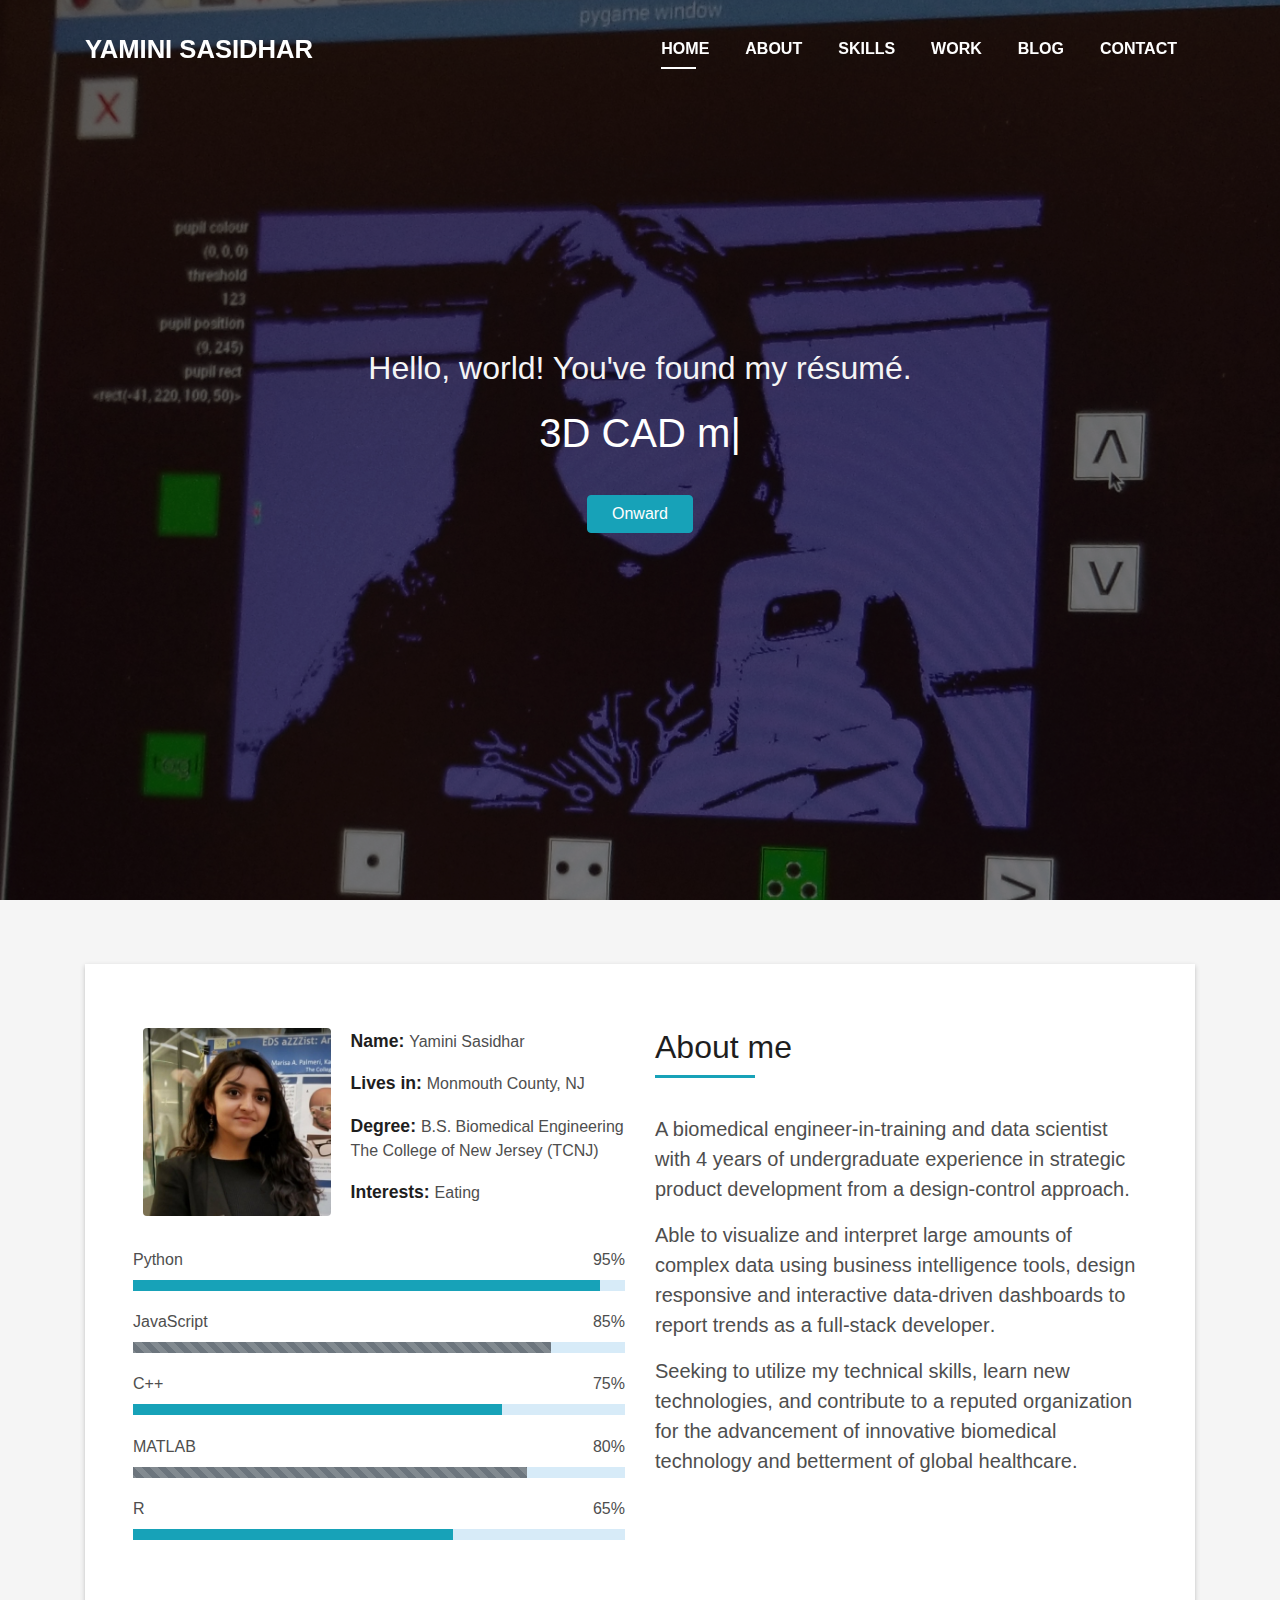
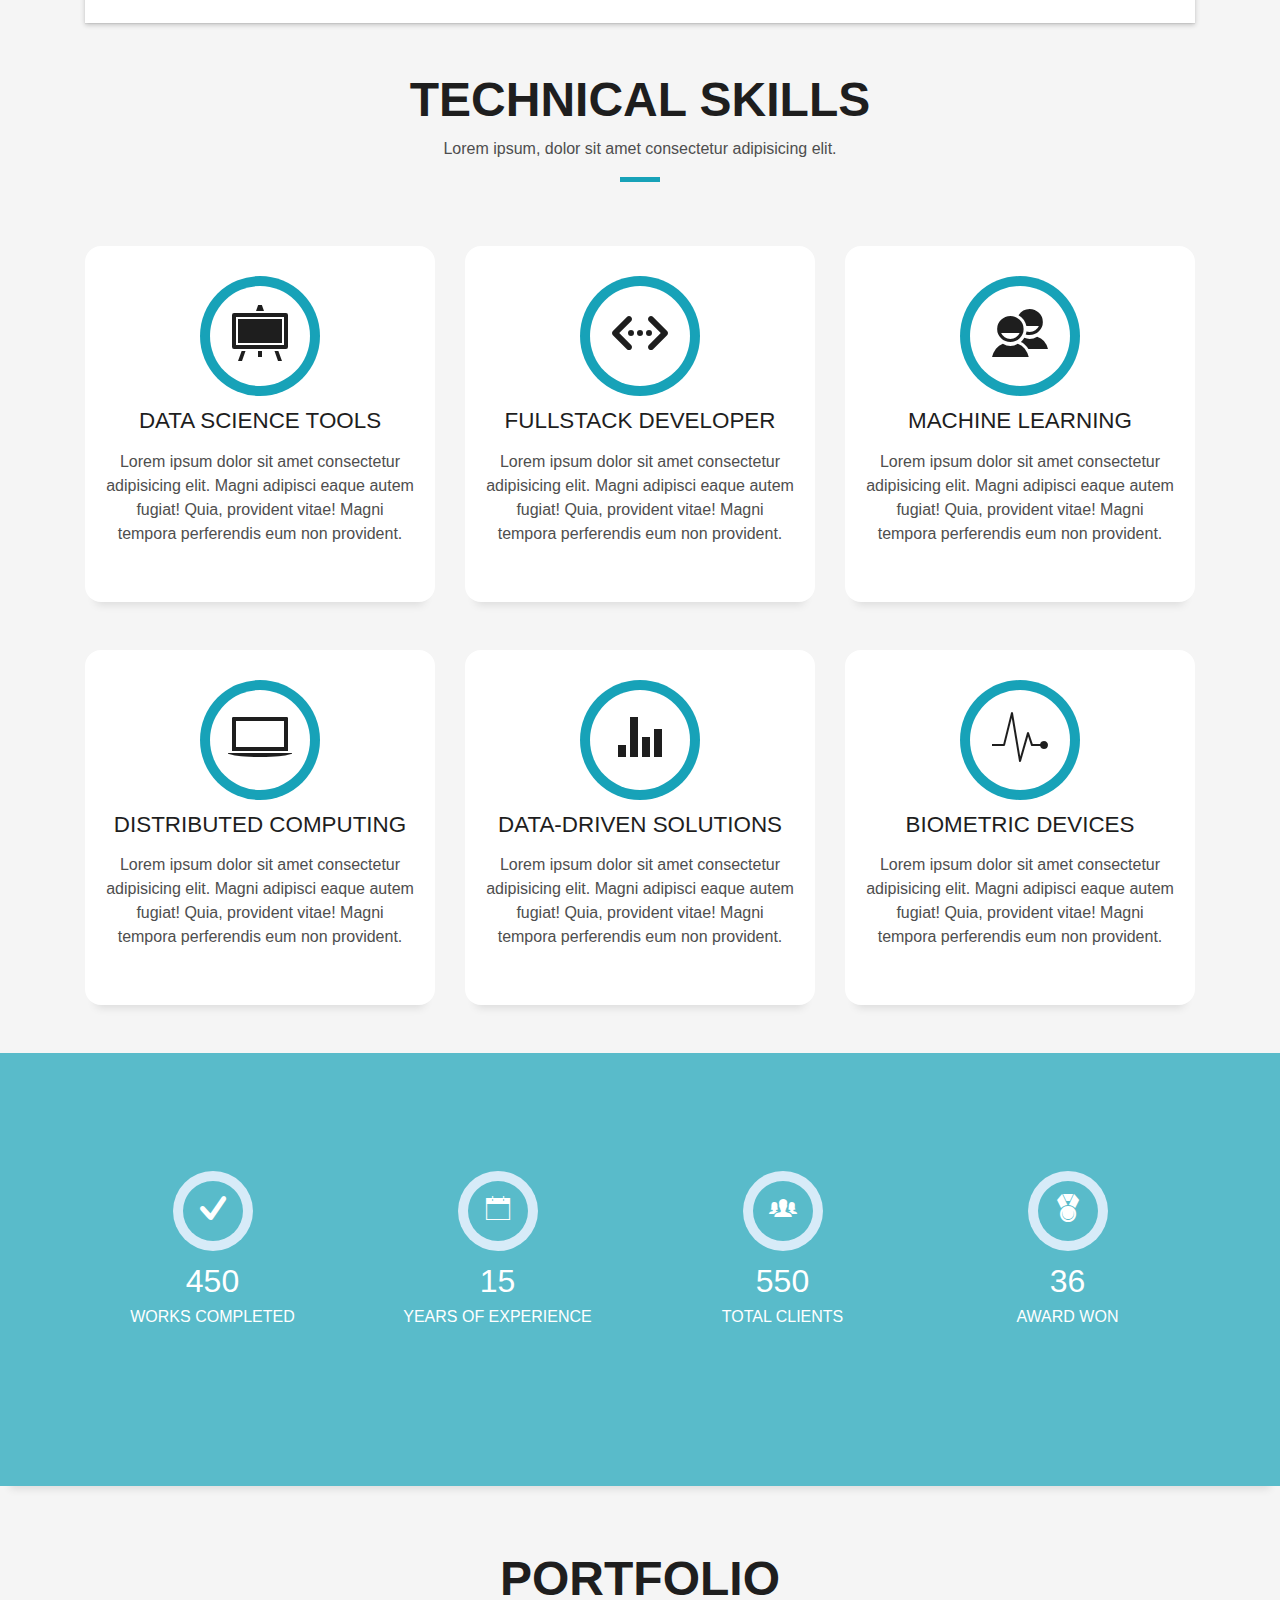
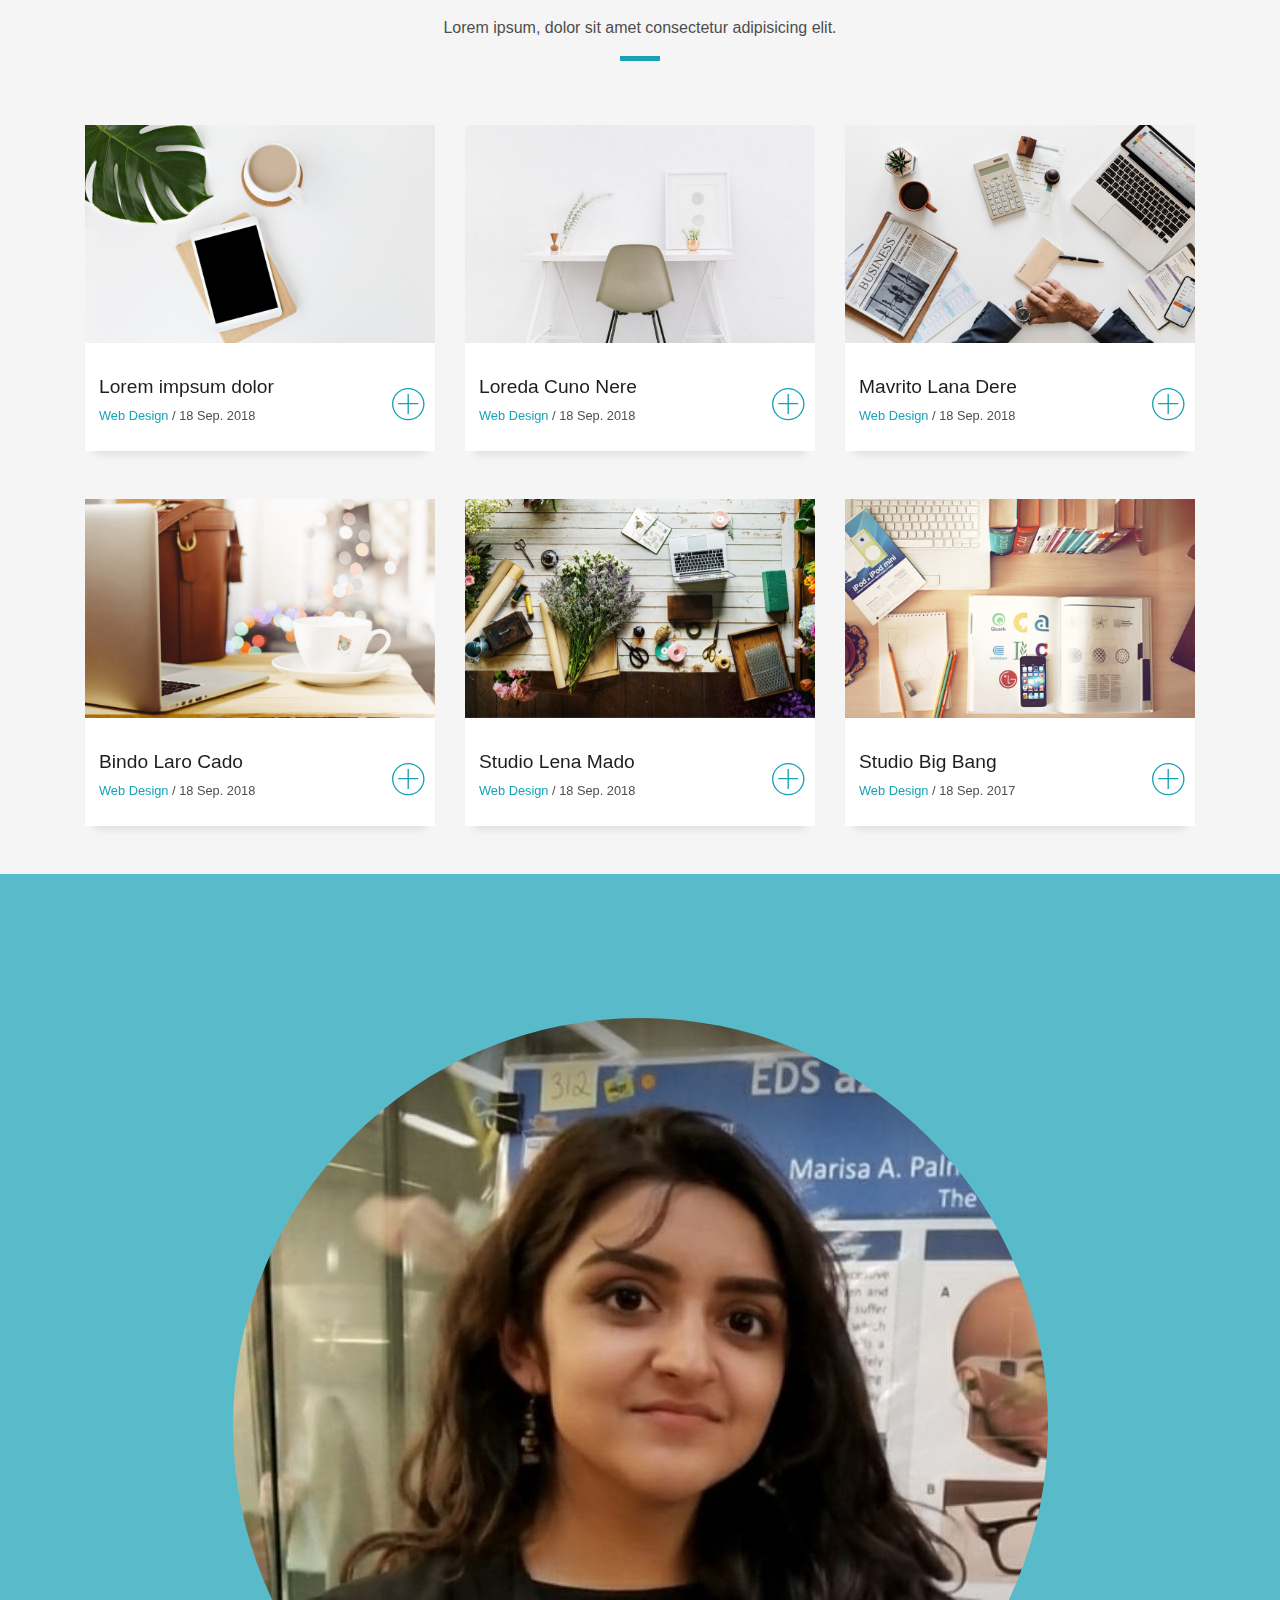
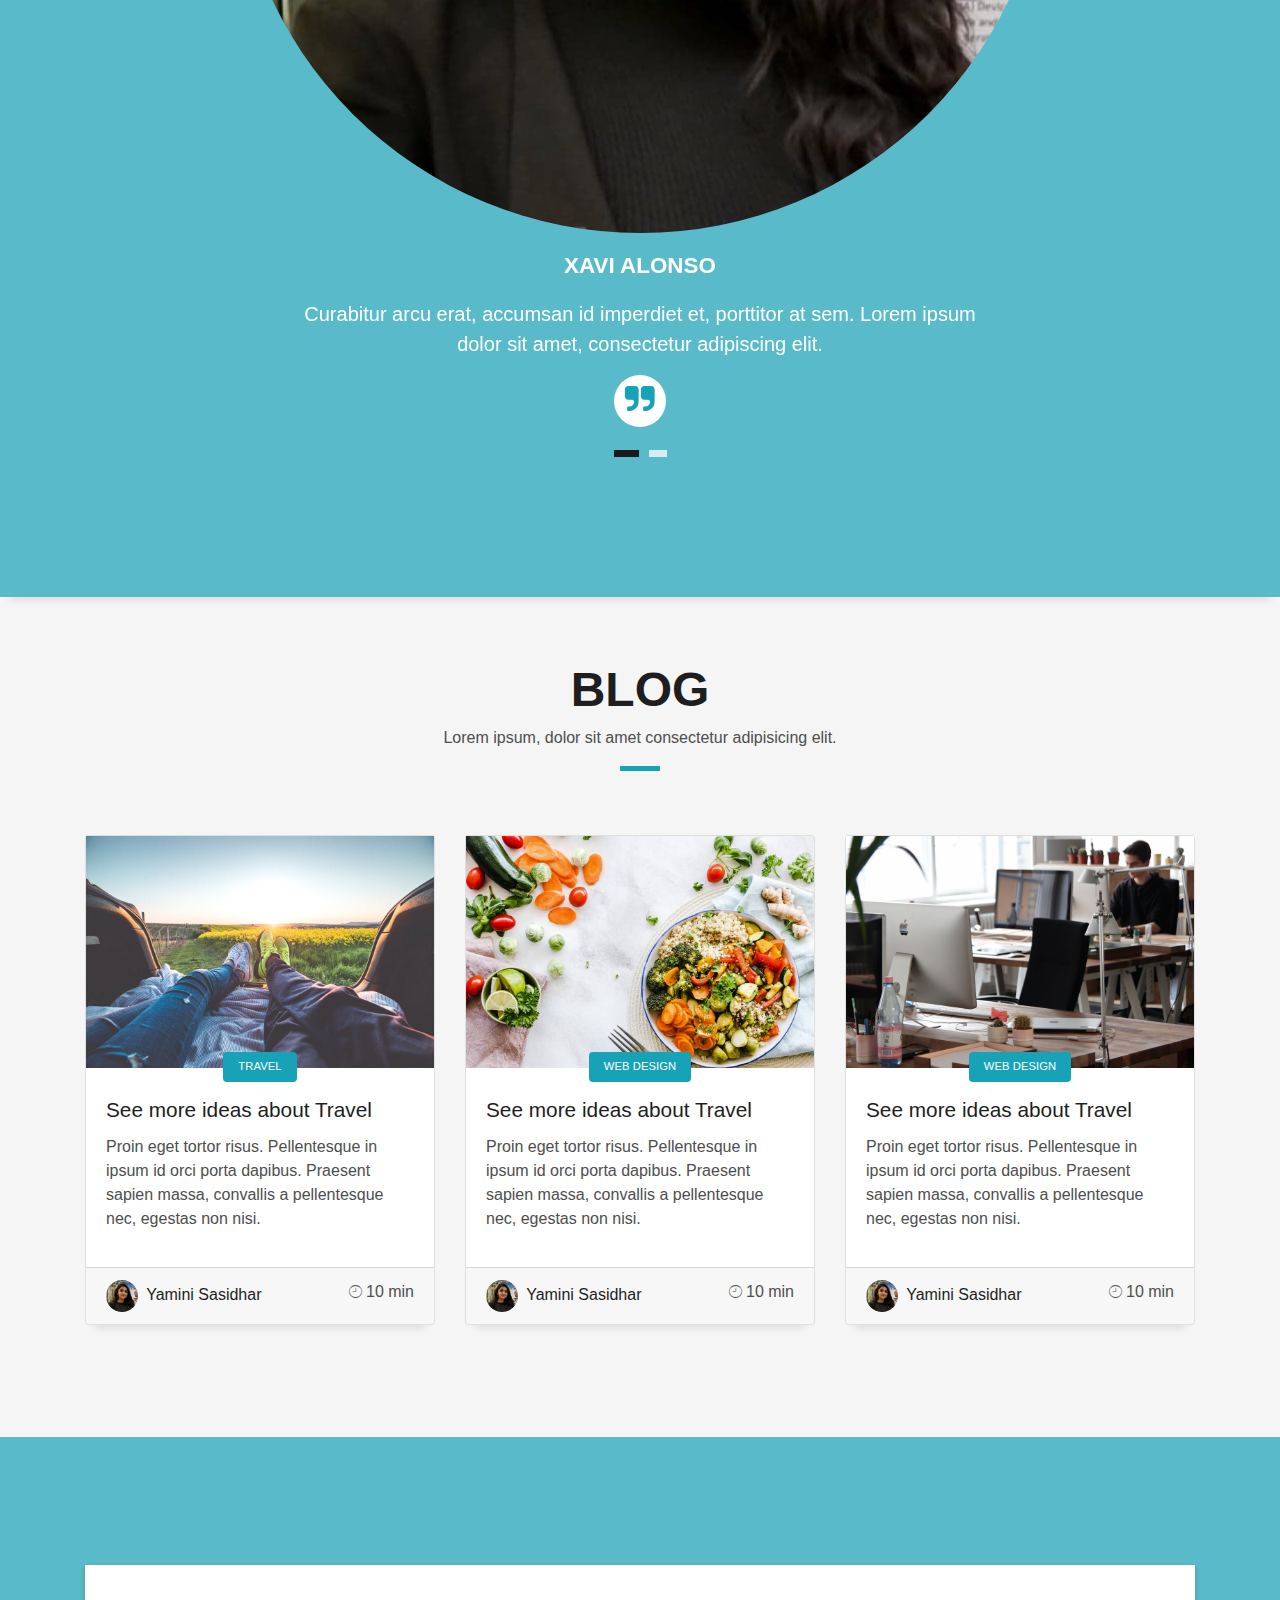
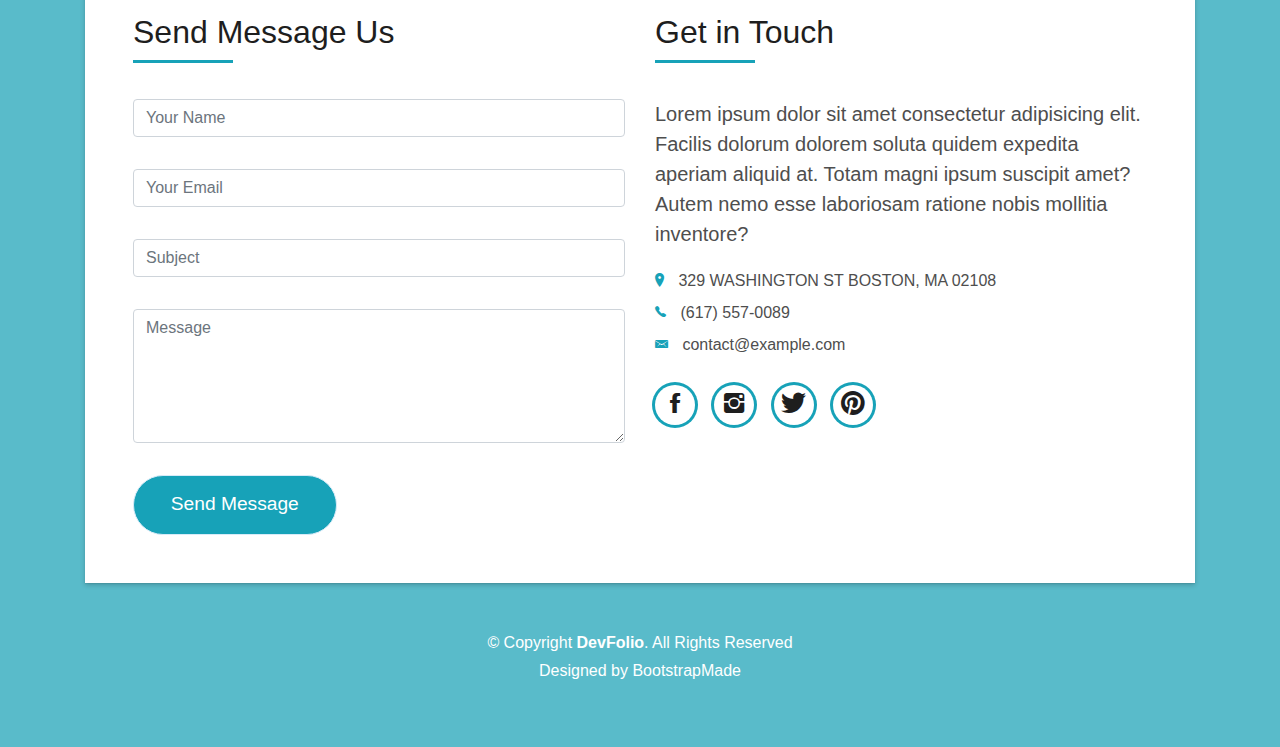
<file: DevFolio/index.html>
<!DOCTYPE html>
<html lang="en">
<head>
  <meta charset="utf-8">
  <title>Yamini Sasidhar | Engineer and Data Scientist</title>
  <meta content="width=device-width, initial-scale=1.0" name="viewport">
  <meta content="" name="keywords">
  <meta content="" name="description">

  <!-- Favicons -->
  <link href="img/favicon.png" rel="icon">
  <link href="img/apple-touch-icon.png" rel="apple-touch-icon">

  <!-- Bootstrap CSS File -->
  <link href="lib/bootstrap/css/bootstrap.min.css" rel="stylesheet">

  <!-- Libraries CSS Files -->
  <link href="lib/font-awesome/css/font-awesome.min.css" rel="stylesheet">
  <link href="lib/animate/animate.min.css" rel="stylesheet">
  <link href="lib/ionicons/css/ionicons.min.css" rel="stylesheet">
  <link href="lib/owlcarousel/assets/owl.carousel.min.css" rel="stylesheet">
  <link href="lib/lightbox/css/lightbox.min.css" rel="stylesheet">

  <!-- Main Stylesheet File -->
  <link href="css/style-info.css" rel="stylesheet">

  <!-- =======================================================
    Theme Name: DevFolio
    Theme URL: https://bootstrapmade.com/devfolio-bootstrap-portfolio-html-template/
    Author: BootstrapMade.com
    License: https://bootstrapmade.com/license/
  ======================================================= -->
</head>

<body id="page-top">

  <!--/ Nav Star /-->
  <nav class="navbar navbar-b navbar-trans navbar-expand-md fixed-top" id="mainNav">
    <div class="container">
      <a class="navbar-brand js-scroll" href="#page-top">YAMINI SASIDHAR</a>
      <button class="navbar-toggler collapsed" type="button" data-toggle="collapse" data-target="#navbarDefault"
        aria-controls="navbarDefault" aria-expanded="false" aria-label="Toggle navigation">
        <span></span>
        <span></span>
        <span></span>
      </button>
      <div class="navbar-collapse collapse justify-content-end" id="navbarDefault">
        <ul class="navbar-nav">
          <li class="nav-item">
            <a class="nav-link js-scroll active" href="#home">Home</a>
          </li>
          <li class="nav-item">
            <a class="nav-link js-scroll" href="#about">About</a>
          </li>
          <li class="nav-item">
            <a class="nav-link js-scroll" href="#service">Skills</a>
          </li>
          <li class="nav-item">
            <a class="nav-link js-scroll" href="#work">Work</a>
          </li>
          <li class="nav-item">
            <a class="nav-link js-scroll" href="#blog">Blog</a>
          </li>
          <li class="nav-item">
            <a class="nav-link js-scroll" href="#contact">Contact</a>
          </li>
        </ul>
      </div>
    </div>
  </nav>
  <!--/ Nav End /-->

  <!--/ Intro Skew Star /-->
  <div id="home" class="intro route bg-image" style="background-image: url(img/intro-bg.jpg)">
    <div class="overlay-itro"></div>
    <div class="intro-content display-table">
      <div class="table-cell">
        <div class="container">
          <p class="display-6 color-d">Hello, world! You've found my résumé.</p>
          <!-- <p class="display-6 color-d">Yamini Sasidhar</p> -->
          <!-- <h1 class="intro-title mb-4">Yamini Sasidhar</h1> -->
          <p class="intro-subtitle"><span class="text-slider-items">3D CAD modeling,Data visualization,Database management,Machine learning algorithms,Artificial neural networks,Big data analytics,Distributed computing,Fullstack web development,Automated webscraping,Intuitive UI design,Robust computer vision,</span><strong class="text-slider"></strong></p>
          <p class="pt-3"><a class="btn btn-info btn js-scroll px-4" href="#about" role="button">Onward</a></p>
        </div>
      </div>
    </div>
  </div>
  <!--/ Intro Skew End /-->

  <section id="about" class="about-mf sect-pt4 route">
    <div class="container">
      <div class="row">
        <div class="col-sm-12">
          <div class="box-shadow-full">
            <div class="row">
              <div class="col-md-6">
                <div class="row">
                  <div class="col-sm-6 col-md-5">
                    <div class="about-img">
                      <img src="img/testimonial-2.jpg" class="img-fluid rounded b-shadow-a" alt="">
                    </div>
                  </div>
                  <div class="col-sm-6 col-md-7">
                    <div class="about-info">
                      <p><span class="title-s">Name: </span> <span>Yamini Sasidhar</span></p>
                      <p><span class="title-s">Lives in: </span> <span>Monmouth County, NJ</span></p>
                      <p><span class="title-s">Degree: </span> <span>B.S. Biomedical Engineering<br>The College of New Jersey (TCNJ)</span></p>
                      <p><span class="title-s">Interests: </span> <span>Eating</span></p>
                    </div>
                  </div>
                </div>
                <div class="skill-mf">
                  <!-- <p class="title-s">Skill</p> -->
                  <span>Python</span> <span class="pull-right">95%</span>
                  <div class="progress">
                    <div class="progress-bar bg-info" role="progressbar" style="width: 95%;" aria-valuenow="95" aria-valuemin="0"
                      aria-valuemax="100"></div>
                  </div>
                  <span>JavaScript</span> <span class="pull-right">85%</span>
                  <div class="progress">
                    <div class="progress-bar progress-bar-striped bg-secondary" role="progressbar" style="width: 85%" aria-valuenow="85" aria-valuemin="0"
                      aria-valuemax="100"></div>
                  </div>
                  <span>C++</span> <span class="pull-right">75%</span>
                  <div class="progress">
                    <div class="progress-bar bg-info" role="progressbar" style="width: 75%" aria-valuenow="75" aria-valuemin="0"
                      aria-valuemax="100"></div>
                  </div>
                  <span>MATLAB</span> <span class="pull-right">80%</span>
                  <div class="progress">
                    <div class="progress-bar progress-bar-striped bg-secondary" role="progressbar" style="width: 80%" aria-valuenow="80" aria-valuemin="0"
                      aria-valuemax="100"></div>
                  </div>
                  <span>R</span> <span class="pull-right">65%</span>
                  <div class="progress">
                    <div class="progress-bar bg-info" role="progressbar" style="width: 65%" aria-valuenow="65" aria-valuemin="0"
                      aria-valuemax="100"></div>
                  </div>
                </div>
              </div>
              <div class="col-md-6">
                <div class="about-me pt-4 pt-md-0">
                  <div class="title-box-2">
                    <h5 class="title-left">
                      About me
                    </h5>
                  </div>
                  <p class="lead">
                    A <strong>biomedical engineer-in-training</strong> and <strong>data scientist</strong> with 4 years of undergraduate experience in strategic product development from a design-control approach.
                  </p>
                  <p class="lead">
                    Able to visualize and interpret large amounts of complex data using business intelligence tools, design responsive and interactive data-driven dashboards to report trends as a <strong>full-stack developer</strong>.
                  </p>
                  <p class="lead">
                    Seeking to utilize my technical skills, learn new technologies, and contribute to a reputed organization for the advancement of innovative biomedical technology and betterment of global healthcare.
                  </p>
                </div>
              </div>
            </div>
          </div>
        </div>
      </div>
    </div>
  </section>

  <!--/ Section Services Star /-->
  <section id="service" class="services-mf route">
    <div class="container">
      <div class="row">
        <div class="col-sm-12">
          <div class="title-box text-center">
            <h3 class="title-a">
              Technical Skills
            </h3>
            <p class="subtitle-a">
              Lorem ipsum, dolor sit amet consectetur adipisicing elit.
            </p>
            <div class="line-mf"></div>
          </div>
        </div>
      </div>
      <div class="row">
        <div class="col-md-4">
          <div class="service-box">
            <div class="service-ico">
              <span id="hov1" class="ico-circle"><i id="hov1-child" class="ion-easel"></i></span>
            </div>
            <div class="service-content">
              <h2 class="s-title">Data Science Tools</h2>
              <p class="s-description text-center">
                Lorem ipsum dolor sit amet consectetur adipisicing elit. Magni adipisci eaque autem fugiat! Quia,
                provident vitae! Magni
                tempora perferendis eum non provident.
              </p>
            </div>
          </div>
        </div>
        <div class="col-md-4">
          <div class="service-box">
            <div class="service-ico">
              <span id="hov2" class="ico-circle"><i id="hov2-child" class="ion-code-working"></i></span>
            </div>
            <div class="service-content">
              <h2 class="s-title">Fullstack Developer</h2>
              <p class="s-description text-center">
                Lorem ipsum dolor sit amet consectetur adipisicing elit. Magni adipisci eaque autem fugiat! Quia,
                provident vitae! Magni
                tempora perferendis eum non provident.
              </p>
            </div>
          </div>
        </div>
        <div class="col-md-4">
          <div class="service-box">
            <div class="service-ico">
              <span id="hov3" class="ico-circle"><i id="hov3-child" class="ion-android-contacts"></i></span>
            </div>
            <div class="service-content">
              <h2 class="s-title">Machine Learning</h2>
              <p class="s-description text-center">
                Lorem ipsum dolor sit amet consectetur adipisicing elit. Magni adipisci eaque autem fugiat! Quia,
                provident vitae! Magni
                tempora perferendis eum non provident.
              </p>
            </div>
          </div>
        </div>
        <div class="col-md-4">
          <div class="service-box">
            <div class="service-ico">
              <span id="hov4" class="ico-circle"><i id="hov4-child" class="ion-laptop"></i></span>
            </div>
            <div class="service-content">
              <h2 class="s-title">Distributed Computing</h2>
              <p class="s-description text-center">
                Lorem ipsum dolor sit amet consectetur adipisicing elit. Magni adipisci eaque autem fugiat! Quia,
                provident vitae! Magni
                tempora perferendis eum non provident.
              </p>
            </div>
          </div>
        </div>
        <div class="col-md-4">
          <div class="service-box">
            <div class="service-ico">
              <span id="hov5" class="ico-circle"><i id="hov5-child" class="ion-stats-bars"></i></span>
            </div>
            <div class="service-content">
              <h2 class="s-title">Data-Driven Solutions</h2>
              <p class="s-description text-center">
                Lorem ipsum dolor sit amet consectetur adipisicing elit. Magni adipisci eaque autem fugiat! Quia,
                provident vitae! Magni
                tempora perferendis eum non provident.
              </p>
            </div>
          </div>
        </div>
        <div class="col-md-4">
          <div class="service-box">
            <div class="service-ico">
              <span id="hov6" class="ico-circle"><i id="hov6-child" class="ion-ios-pulse"></i></span>
            </div>
            <div class="service-content">
              <h2 class="s-title">Biometric Devices</h2>
              <p class="s-description text-center">
                Lorem ipsum dolor sit amet consectetur adipisicing elit. Magni adipisci eaque autem fugiat! Quia,
                provident vitae! Magni
                tempora perferendis eum non provident.
              </p>
            </div>
          </div>
        </div>
      </div>
    </div>
  </section>
  <!--/ Section Services End /-->

  <div class="section-counter paralax-mf bg-image" style="background-image: url(img/counters-bg.jpg)">
    <div class="overlay-mf"></div>
    <div class="container">
      <div class="row">
        <div class="col-sm-3 col-lg-3">
          <div class="counter-box">
            <div class="counter-ico">
              <span class="ico-circle"><i class="ion-checkmark-round"></i></span>
            </div>
            <div class="counter-num">
              <p class="counter">450</p>
              <span class="counter-text">WORKS COMPLETED</span>
            </div>
          </div>
        </div>
        <div class="col-sm-3 col-lg-3">
          <div class="counter-box pt-4 pt-md-0">
            <div class="counter-ico">
              <span class="ico-circle"><i class="ion-ios-calendar-outline"></i></span>
            </div>
            <div class="counter-num">
              <p class="counter">15</p>
              <span class="counter-text">YEARS OF EXPERIENCE</span>
            </div>
          </div>
        </div>
        <div class="col-sm-3 col-lg-3">
          <div class="counter-box pt-4 pt-md-0">
            <div class="counter-ico">
              <span class="ico-circle"><i class="ion-ios-people"></i></span>
            </div>
            <div class="counter-num">
              <p class="counter">550</p>
              <span class="counter-text">TOTAL CLIENTS</span>
            </div>
          </div>
        </div>
        <div class="col-sm-3 col-lg-3">
          <div class="counter-box pt-4 pt-md-0">
            <div class="counter-ico">
              <span class="ico-circle"><i class="ion-ribbon-a"></i></span>
            </div>
            <div class="counter-num">
              <p class="counter">36</p>
              <span class="counter-text">AWARD WON</span>
            </div>
          </div>
        </div>
      </div>
    </div>
  </div>

  <!--/ Section Portfolio Star /-->
  <section id="work" class="portfolio-mf sect-pt4 route">
    <div class="container">
      <div class="row">
        <div class="col-sm-12">
          <div class="title-box text-center">
            <h3 class="title-a">
              Portfolio
            </h3>
            <p class="subtitle-a">
              Lorem ipsum, dolor sit amet consectetur adipisicing elit.
            </p>
            <div class="line-mf"></div>
          </div>
        </div>
      </div>
      <div class="row">
        <div class="col-md-4">
          <div class="work-box">
            <a href="img/work-1.jpg" data-lightbox="gallery-mf">
              <div class="work-img">
                <img src="img/work-1.jpg" alt="" class="img-fluid">
              </div>
              <div class="work-content">
                <div class="row">
                  <div class="col-sm-8">
                    <h2 class="w-title">Lorem impsum dolor</h2>
                    <div class="w-more">
                      <span class="w-ctegory">Web Design</span> / <span class="w-date">18 Sep. 2018</span>
                    </div>
                  </div>
                  <div class="col-sm-4">
                    <div class="w-like">
                      <span class="ion-ios-plus-outline"></span>
                    </div>
                  </div>
                </div>
              </div>
            </a>
          </div>
        </div>
        <div class="col-md-4">
          <div class="work-box">
            <a href="img/work-2.jpg" data-lightbox="gallery-mf">
              <div class="work-img">
                <img src="img/work-2.jpg" alt="" class="img-fluid">
              </div>
              <div class="work-content">
                <div class="row">
                  <div class="col-sm-8">
                    <h2 class="w-title">Loreda Cuno Nere</h2>
                    <div class="w-more">
                      <span class="w-ctegory">Web Design</span> / <span class="w-date">18 Sep. 2018</span>
                    </div>
                  </div>
                  <div class="col-sm-4">
                    <div class="w-like">
                      <span class="ion-ios-plus-outline"></span>
                    </div>
                  </div>
                </div>
              </div>
            </a>
          </div>
        </div>
        <div class="col-md-4">
          <div class="work-box">
            <a href="img/work-3.jpg" data-lightbox="gallery-mf">
              <div class="work-img">
                <img src="img/work-3.jpg" alt="" class="img-fluid">
              </div>
              <div class="work-content">
                <div class="row">
                  <div class="col-sm-8">
                    <h2 class="w-title">Mavrito Lana Dere</h2>
                    <div class="w-more">
                      <span class="w-ctegory">Web Design</span> / <span class="w-date">18 Sep. 2018</span>
                    </div>
                  </div>
                  <div class="col-sm-4">
                    <div class="w-like">
                      <span class="ion-ios-plus-outline"></span>
                    </div>
                  </div>
                </div>
              </div>
            </a>
          </div>
        </div>
        <div class="col-md-4">
          <div class="work-box">
            <a href="img/work-4.jpg" data-lightbox="gallery-mf">
              <div class="work-img">
                <img src="img/work-4.jpg" alt="" class="img-fluid">
              </div>
              <div class="work-content">
                <div class="row">
                  <div class="col-sm-8">
                    <h2 class="w-title">Bindo Laro Cado</h2>
                    <div class="w-more">
                      <span class="w-ctegory">Web Design</span> / <span class="w-date">18 Sep. 2018</span>
                    </div>
                  </div>
                  <div class="col-sm-4">
                    <div class="w-like">
                      <span class="ion-ios-plus-outline"></span>
                    </div>
                  </div>
                </div>
              </div>
            </a>
          </div>
        </div>
        <div class="col-md-4">
          <div class="work-box">
            <a href="img/work-5.jpg" data-lightbox="gallery-mf">
              <div class="work-img">
                <img src="img/work-5.jpg" alt="" class="img-fluid">
              </div>
              <div class="work-content">
                <div class="row">
                  <div class="col-sm-8">
                    <h2 class="w-title">Studio Lena Mado</h2>
                    <div class="w-more">
                      <span class="w-ctegory">Web Design</span> / <span class="w-date">18 Sep. 2018</span>
                    </div>
                  </div>
                  <div class="col-sm-4">
                    <div class="w-like">
                      <span class="ion-ios-plus-outline"></span>
                    </div>
                  </div>
                </div>
              </div>
            </a>
          </div>
        </div>
        <div class="col-md-4">
          <div class="work-box">
            <a href="img/work-6.jpg" data-lightbox="gallery-mf">
              <div class="work-img">
                <img src="img/work-6.jpg" alt="" class="img-fluid">
              </div>
              <div class="work-content">
                <div class="row">
                  <div class="col-sm-8">
                    <h2 class="w-title">Studio Big Bang</h2>
                    <div class="w-more">
                      <span class="w-ctegory">Web Design</span> / <span class="w-date">18 Sep. 2017</span>
                    </div>
                  </div>
                  <div class="col-sm-4">
                    <div class="w-like">
                      <span class="ion-ios-plus-outline"></span>
                    </div>
                  </div>
                </div>
              </div>
            </a>
          </div>
        </div>
        
      </div>
    </div>
  </section>
  <!--/ Section Portfolio End /-->

  <!--/ Section Testimonials Star /-->
  <div class="testimonials paralax-mf bg-image" style="background-image: url(img/overlay-bg.jpg)">
    <div class="overlay-mf"></div>
    <div class="container">
      <div class="row">
        <div class="col-md-12">
          <div id="testimonial-mf" class="owl-carousel owl-theme">
            <div class="testimonial-box">
              <div class="author-test">
                <img src="img/testimonial-2.jpg" alt="" class="rounded-circle b-shadow-a">
                <span class="author">Xavi Alonso</span>
              </div>
              <div class="content-test">
                <p class="description lead">
                  Curabitur arcu erat, accumsan id imperdiet et, porttitor at sem. Lorem ipsum dolor sit amet,
                  consectetur adipiscing elit.
                </p>
                <span class="comit"><i class="fa fa-quote-right"></i></span>
              </div>
            </div>
            <div class="testimonial-box">
              <div class="author-test">
                <img src="img/testimonial-4.jpg" alt="" class="rounded-circle b-shadow-a">
                <span class="author">Marta Socrate</span>
              </div>
              <div class="content-test">
                <p class="description lead">
                  Curabitur arcu erat, accumsan id imperdiet et, porttitor at sem. Lorem ipsum dolor sit amet,
                  consectetur adipiscing elit.
                </p>
                <span class="comit"><i class="fa fa-quote-right"></i></span>
              </div>
            </div>
          </div>
        </div>
      </div>
    </div>
  </div>

  <!--/ Section Blog Star /-->
  <section id="blog" class="blog-mf sect-pt4 route">
    <div class="container">
      <div class="row">
        <div class="col-sm-12">
          <div class="title-box text-center">
            <h3 class="title-a">
              Blog
            </h3>
            <p class="subtitle-a">
              Lorem ipsum, dolor sit amet consectetur adipisicing elit.
            </p>
            <div class="line-mf"></div>
          </div>
        </div>
      </div>
      <div class="row">
        <div class="col-md-4">
          <div class="card card-blog">
            <div class="card-img">
              <a href="blog-single.html"><img src="img/post-1.jpg" alt="" class="img-fluid"></a>
            </div>
            <div class="card-body">
              <div class="card-category-box">
                <div class="card-category">
                  <h6 class="category">Travel</h6>
                </div>
              </div>
              <h3 class="card-title"><a href="blog-single.html">See more ideas about Travel</a></h3>
              <p class="card-description">
                Proin eget tortor risus. Pellentesque in ipsum id orci porta dapibus. Praesent sapien massa, convallis
                a pellentesque nec,
                egestas non nisi.
              </p>
            </div>
            <div class="card-footer">
              <div class="post-author">
                <a href="#">
                  <img src="img/testimonial-2.jpg" alt="" class="avatar rounded-circle">
                  <span class="author">Yamini Sasidhar</span>
                </a>
              </div>
              <div class="post-date">
                <span class="ion-ios-clock-outline"></span> 10 min
              </div>
            </div>
          </div>
        </div>
        <div class="col-md-4">
          <div class="card card-blog">
            <div class="card-img">
              <a href="blog-single.html"><img src="img/post-2.jpg" alt="" class="img-fluid"></a>
            </div>
            <div class="card-body">
              <div class="card-category-box">
                <div class="card-category">
                  <h6 class="category">Web Design</h6>
                </div>
              </div>
              <h3 class="card-title"><a href="blog-single.html">See more ideas about Travel</a></h3>
              <p class="card-description">
                Proin eget tortor risus. Pellentesque in ipsum id orci porta dapibus. Praesent sapien massa, convallis
                a pellentesque nec,
                egestas non nisi.
              </p>
            </div>
            <div class="card-footer">
              <div class="post-author">
                <a href="#">
                  <img src="img/testimonial-2.jpg" alt="" class="avatar rounded-circle">
                  <span class="author">Yamini Sasidhar</span>
                </a>
              </div>
              <div class="post-date">
                <span class="ion-ios-clock-outline"></span> 10 min
              </div>
            </div>
          </div>
        </div>
        <div class="col-md-4">
          <div class="card card-blog">
            <div class="card-img">
              <a href="blog-single.html"><img src="img/post-3.jpg" alt="" class="img-fluid"></a>
            </div>
            <div class="card-body">
              <div class="card-category-box">
                <div class="card-category">
                  <h6 class="category">Web Design</h6>
                </div>
              </div>
              <h3 class="card-title"><a href="blog-single.html">See more ideas about Travel</a></h3>
              <p class="card-description">
                Proin eget tortor risus. Pellentesque in ipsum id orci porta dapibus. Praesent sapien massa, convallis
                a pellentesque nec,
                egestas non nisi.
              </p>
            </div>
            <div class="card-footer">
              <div class="post-author">
                <a href="#">
                  <img src="img/testimonial-2.jpg" alt="" class="avatar rounded-circle">
                  <span class="author">Yamini Sasidhar</span>
                </a>
              </div>
              <div class="post-date">
                <span class="ion-ios-clock-outline"></span> 10 min
              </div>
            </div>
          </div>
        </div>
      </div>
    </div>
  </section>
  <!--/ Section Blog End /-->

  <!--/ Section Contact-Footer Star /-->
  <section class="paralax-mf footer-paralax bg-image sect-mt4 route" style="background-image: url(img/overlay-bg.jpg)">
    <div class="overlay-mf"></div>
    <div class="container">
      <div class="row">
        <div class="col-sm-12">
          <div class="contact-mf">
            <div id="contact" class="box-shadow-full">
              <div class="row">
                <div class="col-md-6">
                  <div class="title-box-2">
                    <h5 class="title-left">
                      Send Message Us
                    </h5>
                  </div>
                  <div>
                      <form action="" method="post" role="form" class="contactForm">
                      <div id="sendmessage">Your message has been sent. Thank you!</div>
                      <div id="errormessage"></div>
                      <div class="row">
                        <div class="col-md-12 mb-3">
                          <div class="form-group">
                            <input type="text" name="name" class="form-control" id="name" placeholder="Your Name" data-rule="minlen:4" data-msg="Please enter at least 4 chars" />
                            <div class="validation"></div>
                          </div>
                        </div>
                        <div class="col-md-12 mb-3">
                          <div class="form-group">
                            <input type="email" class="form-control" name="email" id="email" placeholder="Your Email" data-rule="email" data-msg="Please enter a valid email" />
                            <div class="validation"></div>
                          </div>
                        </div>
                        <div class="col-md-12 mb-3">
                            <div class="form-group">
                              <input type="text" class="form-control" name="subject" id="subject" placeholder="Subject" data-rule="minlen:4" data-msg="Please enter at least 8 chars of subject" />
                              <div class="validation"></div>
                            </div>
                        </div>
                        <div class="col-md-12 mb-3">
                          <div class="form-group">
                            <textarea class="form-control" name="message" rows="5" data-rule="required" data-msg="Please write something for us" placeholder="Message"></textarea>
                            <div class="validation"></div>
                          </div>
                        </div>
                        <div class="col-md-12">
                          <button type="submit" class="button button-a button-big button-rouded">Send Message</button>
                        </div>
                      </div>
                    </form>
                  </div>
                </div>
                <div class="col-md-6">
                  <div class="title-box-2 pt-4 pt-md-0">
                    <h5 class="title-left">
                      Get in Touch
                    </h5>
                  </div>
                  <div class="more-info">
                    <p class="lead">
                      Lorem ipsum dolor sit amet consectetur adipisicing elit. Facilis dolorum dolorem soluta quidem
                      expedita aperiam aliquid at.
                      Totam magni ipsum suscipit amet? Autem nemo esse laboriosam ratione nobis
                      mollitia inventore?
                    </p>
                    <ul class="list-ico">
                      <li><span class="ion-ios-location"></span> 329 WASHINGTON ST BOSTON, MA 02108</li>
                      <li><span class="ion-ios-telephone"></span> (617) 557-0089</li>
                      <li><span class="ion-email"></span> contact@example.com</li>
                    </ul>
                  </div>
                  <div class="socials">
                    <ul>
                      <li><a href=""><span class="ico-circle"><i class="ion-social-facebook"></i></span></a></li>
                      <li><a href=""><span class="ico-circle"><i class="ion-social-instagram"></i></span></a></li>
                      <li><a href=""><span class="ico-circle"><i class="ion-social-twitter"></i></span></a></li>
                      <li><a href=""><span class="ico-circle"><i class="ion-social-pinterest"></i></span></a></li>
                    </ul>
                  </div>
                </div>
              </div>
            </div>
          </div>
        </div>
      </div>
    </div>
    <footer>
      <div class="container">
        <div class="row">
          <div class="col-sm-12">
            <div class="copyright-box">
              <p class="copyright">&copy; Copyright <strong>DevFolio</strong>. All Rights Reserved</p>
              <div class="credits">
                <!--
                  All the links in the footer should remain intact.
                  You can delete the links only if you purchased the pro version.
                  Licensing information: https://bootstrapmade.com/license/
                  Purchase the pro version with working PHP/AJAX contact form: https://bootstrapmade.com/buy/?theme=DevFolio
                -->
                Designed by <a href="https://bootstrapmade.com/">BootstrapMade</a>
              </div>
            </div>
          </div>
        </div>
      </div>
    </footer>
  </section>
  <!--/ Section Contact-footer End /-->

  <a href="#" class="back-to-top"><i class="fa fa-chevron-up"></i></a>
  <div id="preloader"></div>

  <!-- JavaScript Libraries -->
  <script src="lib/jquery/jquery.min.js"></script>
  <script src="lib/jquery/jquery-migrate.min.js"></script>
  <script src="lib/popper/popper.min.js"></script>
  <script src="lib/bootstrap/js/bootstrap.min.js"></script>
  <script src="lib/easing/easing.min.js"></script>
  <script src="lib/counterup/jquery.waypoints.min.js"></script>
  <script src="lib/counterup/jquery.counterup.js"></script>
  <script src="lib/owlcarousel/owl.carousel.min.js"></script>
  <script src="lib/lightbox/js/lightbox.min.js"></script>
  <script src="lib/typed/typed.min.js"></script>
  <!-- Contact Form JavaScript File -->
  <script src="contactform/contactform.js"></script>

  <!-- Template Main Javascript File -->
  <script src="js/main.js"></script>

  <script type="text/javascript">
    
    $('#hov1').hover( function() {
      $(this).children("#hov1-child").toggleClass('ion-easel').toggleClass('ion-arrow-graph-up-right')
    })

    $('#hov2').hover( function() {
      $(this).children("#hov2-child").toggleClass('ion-code-working').toggleClass('ion-android-phone-portrait')
    })

    $('#hov3').hover( function() {
      $(this).children("#hov3-child").toggleClass('ion-android-contacts').toggleClass('ion-android-cloud')
    })

    $('#hov4').hover( function() {
      $(this).children("#hov4-child").toggleClass('ion-laptop').toggleClass('ion-network')
    })

    $('#hov5').hover( function() {
      $(this).children("#hov5-child").toggleClass('ion-stats-bars').toggleClass('ion-pie-graph')
    })

    $('#hov6').hover( function() {
      $(this).children("#hov6-child").toggleClass('ion-ios-pulse').toggleClass('ion-ios-eye')
    })

  </script>

</body>
</html>
</file>
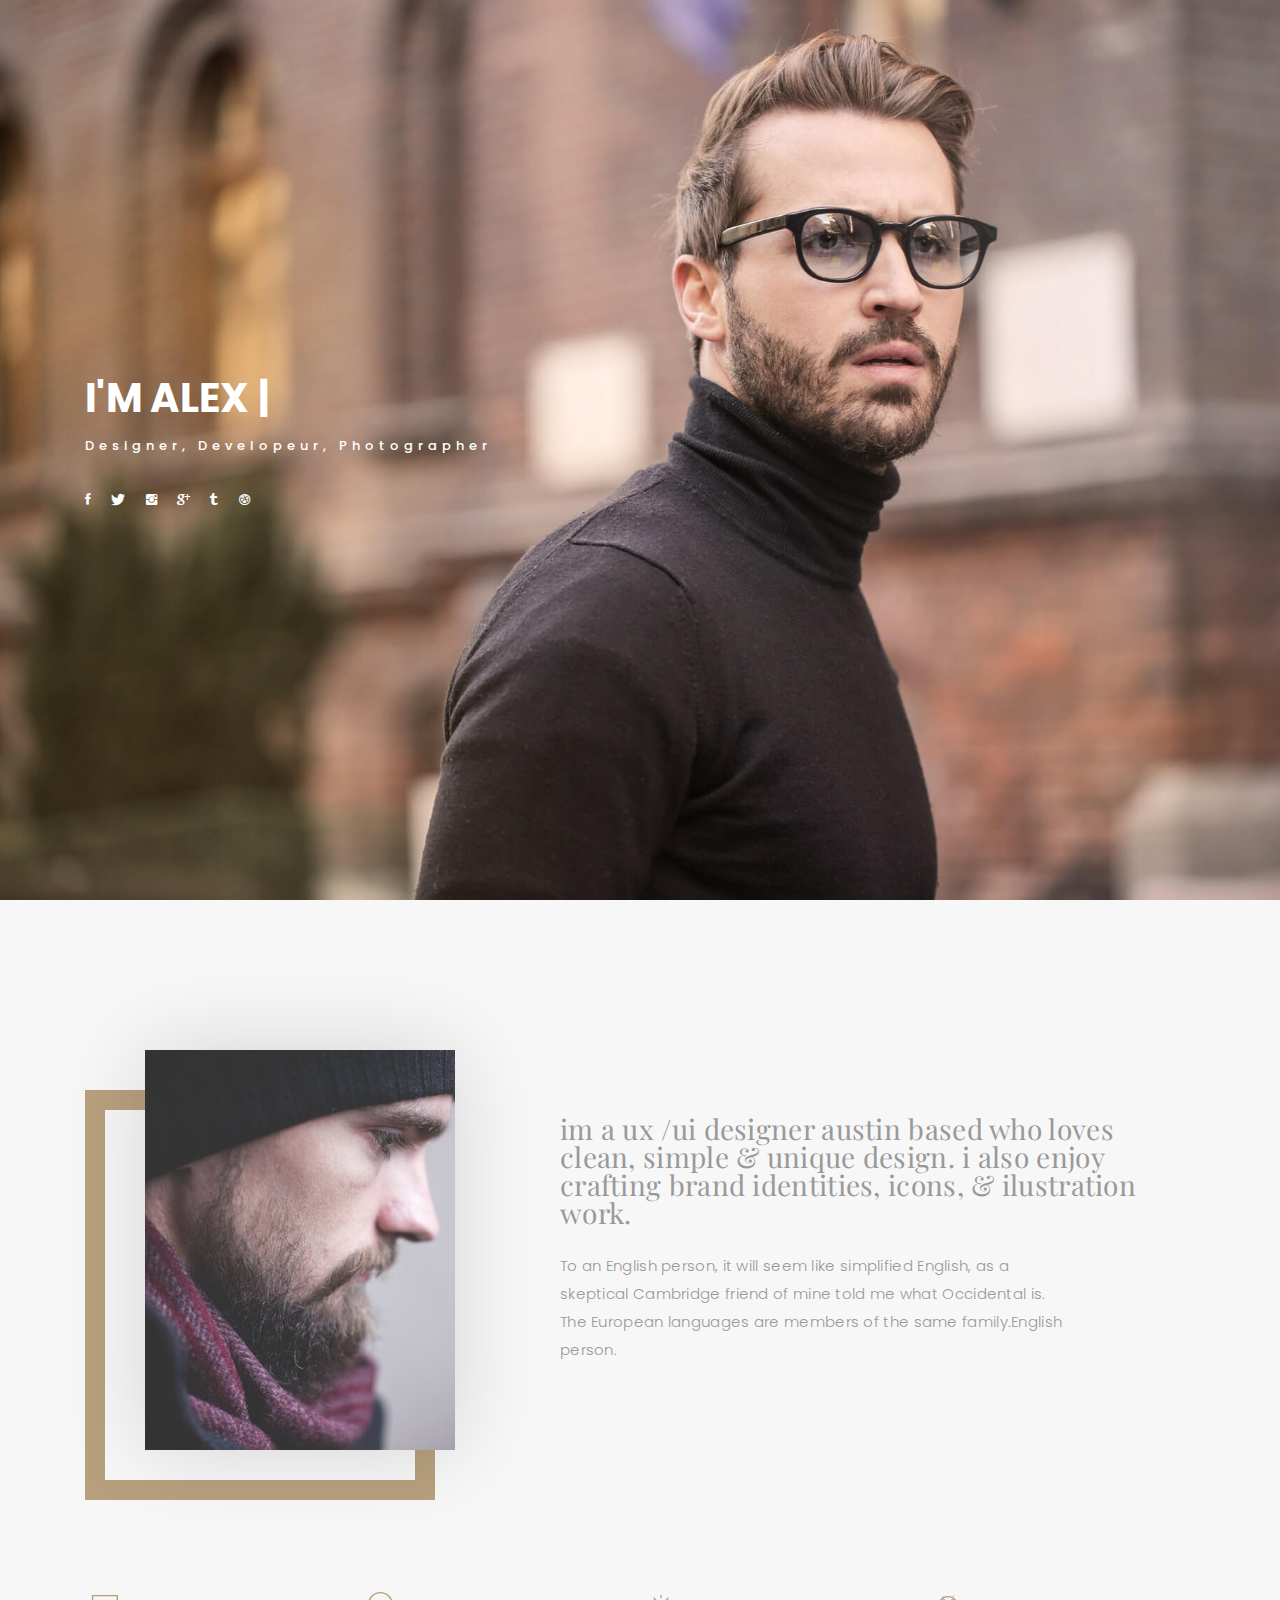
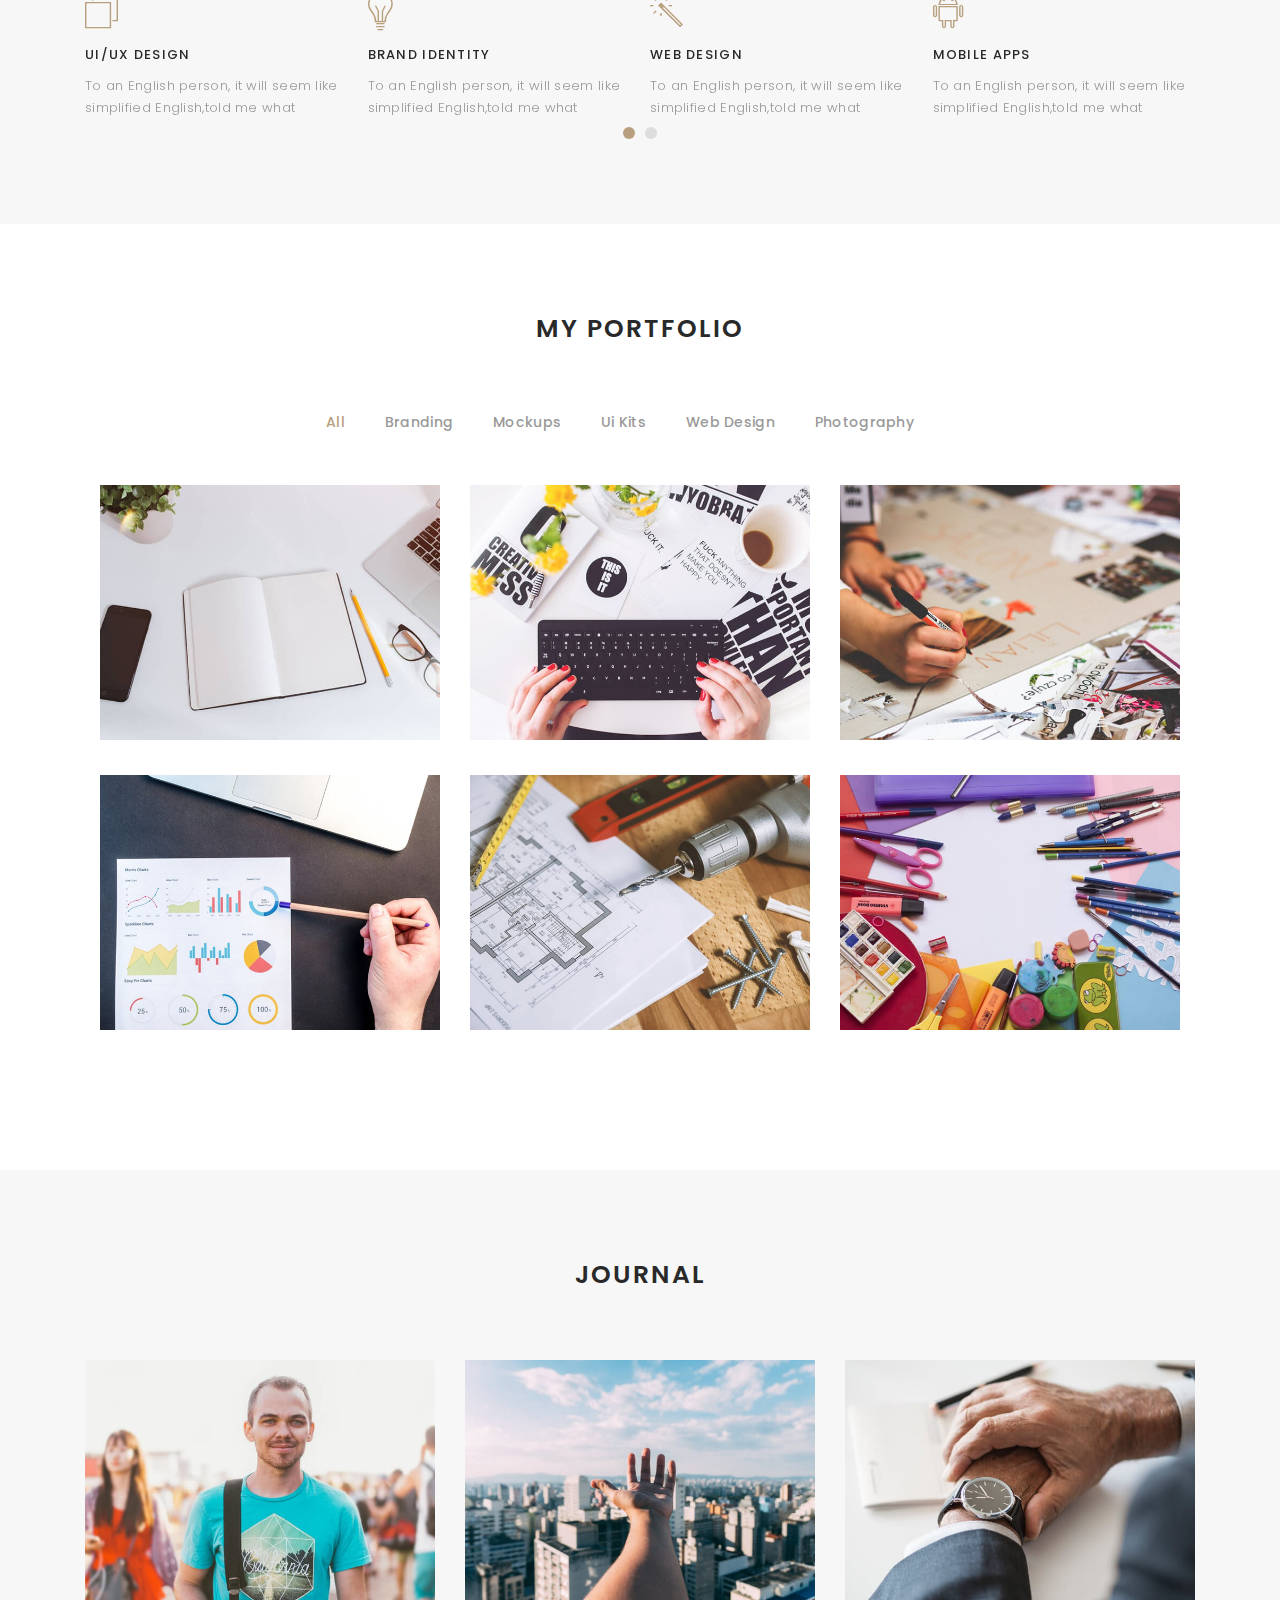
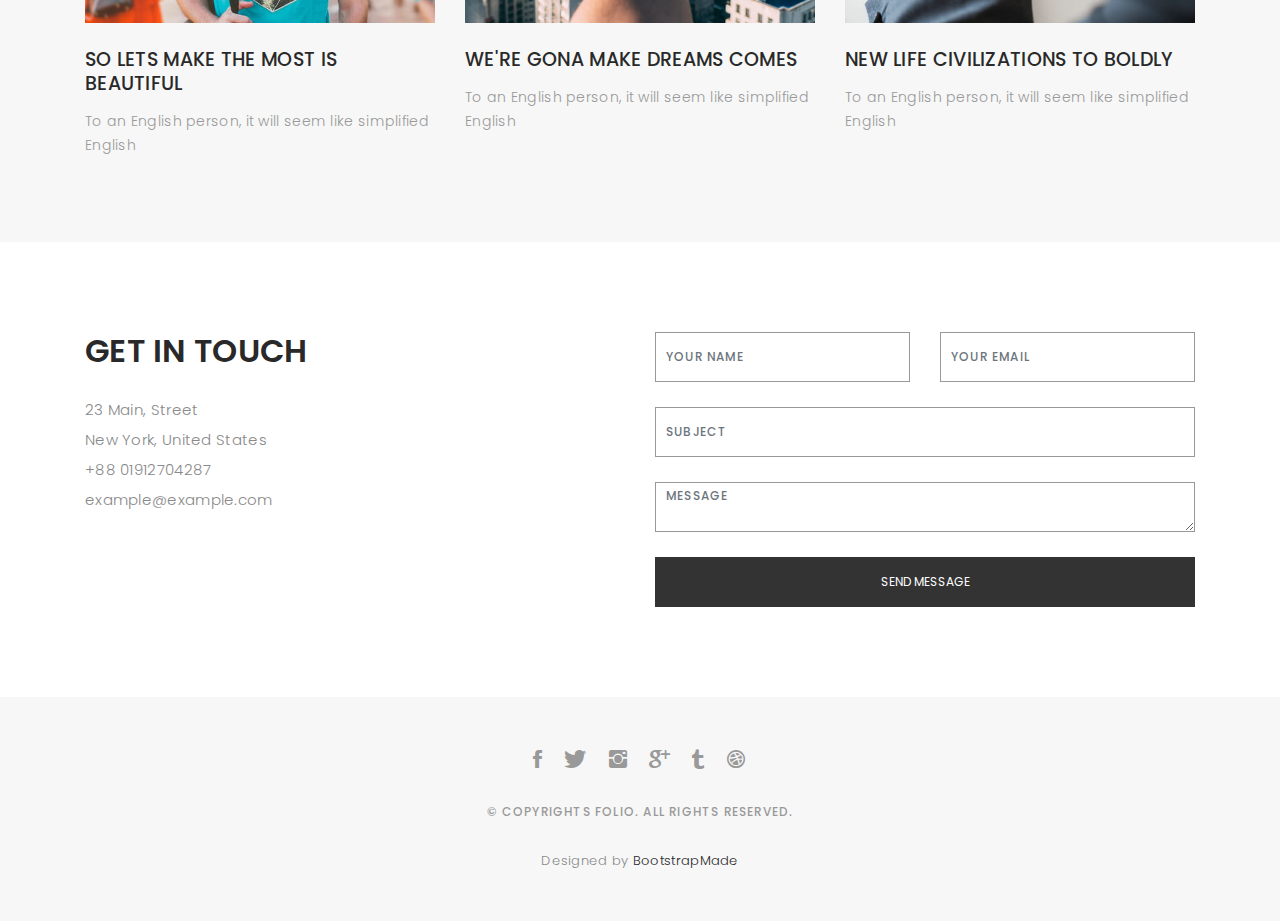
<file: Folio/index.html>
<!DOCTYPE html>
<html lang="en">

<head>
  <!-- meta -->
  <meta charset="utf-8">
  <meta content="width=device-width, initial-scale=1.0" name="viewport">

  <title>Folio - Personal Portfolio Template</title>
  <meta content="" name="keywords">
  <meta content="" name="description">

  <!-- Google Fonts -->
  <link href="https://fonts.googleapis.com/css?family=Poppins:300,300i,400,400i,500,500i,600,600i,700,700i|Playfair+Display:400,400i,700,700i,900,900i" rel="stylesheet">

  <!-- Bootstrap CSS File -->
  <link href="lib/bootstrap/css/bootstrap.min.css" rel="stylesheet">

  <!-- Libraries CSS Files -->
  <link href="lib/ionicons/css/ionicons.min.css" rel="stylesheet">
  <link href="lib/owlcarousel/assets/owl.carousel.min.css" rel="stylesheet">
  <link href="lib/hover/hover.min.css" rel="stylesheet">

  <!-- Main Stylesheet File -->
  <link href="css/style.css" rel="stylesheet">

  <!-- Responsive css -->
  <link href="css/responsive.css" rel="stylesheet">

  <!-- Favicon -->
  <link rel="shortcut icon" href="images/favicon.png">

  <!-- =======================================================
    Theme Name: Folio
    Theme URL: https://bootstrapmade.com/folio-bootstrap-portfolio-template/
    Author: BootstrapMade.com
    Author URL: https://bootstrapmade.com
  ======================================================= -->
</head>

<body>

  <!-- start section navbar -->
  <nav id="main-nav">
    <div class="row">
      <div class="container">

        <div class="logo">
          <a href="index.html"><img src="images/logo.png" alt="logo"></a>
        </div>

        <div class="responsive"><i data-icon="m" class="ion-navicon-round"></i></div>

        <ul class="nav-menu list-unstyled">
          <li><a href="#header" class="smoothScroll">Home</a></li>
          <li><a href="#about" class="smoothScroll">About</a></li>
          <li><a href="#portfolio" class="smoothScroll">Portfolio</a></li>
          <li><a href="#journal" class="smoothScroll">Blog</a></li>
          <li><a href="#contact" class="smoothScroll">Contact</a></li>
        </ul>

      </div>
    </div>
  </nav>
  <!-- End section navbar -->


  <!-- start section header -->
  <div id="header" class="home">

    <div class="container">
      <div class="header-content">
        <h1>I'm <span class="typed"></span></h1>
        <p>designer, developeur, photographer</p>

        <ul class="list-unstyled list-social">
          <li><a href="#"><i class="ion-social-facebook"></i></a></li>
          <li><a href="#"><i class="ion-social-twitter"></i></a></li>
          <li><a href="#"><i class="ion-social-instagram"></i></a></li>
          <li><a href="#"><i class="ion-social-googleplus"></i></a></li>
          <li><a href="#"><i class="ion-social-tumblr"></i></a></li>
          <li><a href="#"><i class="ion-social-dribbble"></i></a></li>
        </ul>
      </div>
    </div>
  </div>
  <!-- End section header -->


  <!-- start section about us -->
  <div id="about" class="paddsection">
    <div class="container">
      <div class="row justify-content-between">

        <div class="col-lg-4 ">
          <div class="div-img-bg">
            <div class="about-img">
              <img src="images/me.jpg" class="img-responsive" alt="me">
            </div>
          </div>
        </div>

        <div class="col-lg-7">
          <div class="about-descr">

            <p class="p-heading">im a ux /ui designer austin based who loves clean, simple & unique design. i also enjoy crafting brand identities, icons, & ilustration work. </p>
            <p class="separator">To an English person, it will seem like simplified English, as a skeptical Cambridge friend of mine told me what Occidental is. The European languages are members of the same family.English person.</p>

          </div>

        </div>
      </div>
    </div>
  </div>
  <!-- end section about us -->


  <!-- start section services -->
  <div id="services">
    <div class="container">

        <div class="services-carousel owl-theme">

          <div class="services-block">

            <i class="ion-ios-browsers-outline"></i>
            <span>UI/UX DESIGN</span>
            <p class="separator">To an English person, it will seem like simplified English,told me what </p>

          </div>

          <div class="services-block">

            <i class="ion-ios-lightbulb-outline"></i>
            <span>BRAND IDENTITY</span>
            <p class="separator">To an English person, it will seem like simplified English,told me what </p>

          </div>

          <div class="services-block">

            <i class="ion-ios-color-wand-outline"></i>
            <span>WEB DESIGN</span>
            <p class="separator">To an English person, it will seem like simplified English,told me what </p>

          </div>

          <div class="services-block">

            <i class="ion-social-android-outline"></i>
            <span>MOBILE APPS</span>
            <p class="separator">To an English person, it will seem like simplified English,told me what </p>

          </div>

          <div class="services-block">

            <i class="ion-ios-analytics-outline"></i>
            <span>Analytics</span>
            <p class="separator">To an English person, it will seem like simplified English,told me what </p>

          </div>

          <div class="services-block">

            <i class="ion-ios-camera-outline"></i>
            <span>PHOTOGRAPHY</span>
            <p class="separator">To an English person, it will seem like simplified English,told me what </p>

          </div>

        </div>

    </div>

  </div>
  <!-- end section services -->


  <!-- start section portfolio -->
  <div id="portfolio" class="text-center paddsection">

    <div class="container">
      <div class="section-title text-center">
        <h2>My Portfolio</h2>
      </div>
    </div>

    <div class="container">
      <div class="row">
        <div class="col-md-12">

          <div class="portfolio-list">

            <ul class="nav list-unstyled" id="portfolio-flters">
              <li class="filter filter-active" data-filter=".all">all</li>
              <li class="filter" data-filter=".branding">branding</li>
              <li class="filter" data-filter=".mockups">mockups</li>
              <li class="filter" data-filter=".uikits">ui kits</li>
              <li class="filter" data-filter=".webdesign">web design</li>
              <li class="filter" data-filter=".photography">photography</li>
            </ul>

          </div>

          <div class="portfolio-container">

            <div class="col-lg-4 col-md-6 portfolio-thumbnail all branding uikits webdesign">
              <a class="popup-img" href="images/portfolio/1.jpg">
                <img src="images/portfolio/1.jpg" alt="img">
              </a>
            </div>

            <div class="col-lg-4 col-md-6 portfolio-thumbnail all mockups uikits photography">
              <a class="popup-img" href="images/portfolio/2.jpg">
                <img src="images/portfolio/2.jpg"  alt="img">
              </a>
            </div>

            <div class="col-lg-4 col-md-6 portfolio-thumbnail all branding webdesig photographyn">
              <a class="popup-img" href="images/portfolio/3.jpg">
                <img src="images/portfolio/3.jpg" alt="img">
              </a>
            </div>

            <div class="col-lg-4 col-md-6 portfolio-thumbnail all mockups webdesign photography">
              <a class="popup-img" href="images/portfolio/4.jpg">
                <img src="images/portfolio/4.jpg" alt="img">
              </a>
            </div>

            <div class="col-lg-4 col-md-6 portfolio-thumbnail all branding uikits photography">
              <a class="popup-img" href="images/portfolio/5.jpg">
                <img src="images/portfolio/5.jpg" alt="img">
              </a>
            </div>

            <div class="col-lg-4 col-md-6 portfolio-thumbnail all mockups uikits webdesign">
              <a class="popup-img" href="images/portfolio/6.jpg">
                <img src="images/portfolio/6.jpg" alt="img">
              </a>
            </div>

          </div>
        </div>
      </div>
    </div>

  </div>
  <!-- End section portfolio -->


  <!-- start section journal -->
  <div id="journal" class="text-left paddsection">

    <div class="container">
      <div class="section-title text-center">
        <h2>journal</h2>
      </div>
    </div>

    <div class="container">
      <div class="journal-block">
        <div class="row">

          <div class="col-lg-4 col-md-6">
            <div class="journal-info">

              <a href="blog-single.html"><img src="images/blog-post-1.jpg" class="img-responsive" alt="img"></a>

              <div class="journal-txt">

                <h4><a href="blog-single.html">SO LETS MAKE THE MOST IS BEAUTIFUL</a></h4>
                <p class="separator">To an English person, it will seem like simplified English
                </p>

              </div>

            </div>
          </div>

          <div class="col-lg-4 col-md-6">
            <div class="journal-info">

              <a href="blog-single.html"><img src="images/blog-post-2.jpg" class="img-responsive" alt="img"></a>

              <div class="journal-txt">

                <h4><a href="#blog-single.html">WE'RE GONA MAKE DREAMS COMES</a></h4>
                <p class="separator">To an English person, it will seem like simplified English
                </p>

              </div>

            </div>
          </div>

          <div class="col-lg-4 col-md-6">
            <div class="journal-info">

              <a href="blog-single.html"><img src="images/blog-post-3.jpg" class="img-responsive" alt="img"></a>

              <div class="journal-txt">

                <h4><a href="blog-single.html">NEW LIFE CIVILIZATIONS TO BOLDLY</a></h4>
                <p class="separator">To an English person, it will seem like simplified English
                </p>

              </div>

            </div>
          </div>

        </div>
      </div>
    </div>

  </div>
  <!-- End section journal -->


  <!-- start sectoion contact -->
  <div id="contact" class="paddsection">
    <div class="container">
      <div class="contact-block1">
        <div class="row">

          <div class="col-lg-6">
            <div class="contact-contact">

              <h2 class="mb-30">GET IN TOUCH</h2>

              <ul class="contact-details">
                <li><span>23 Main, Street</span></li>
                <li><span>New York, United States</span></li>
                <li><span>+88 01912704287</span></li>
                <li><span>example@example.com</span></li>
              </ul>

            </div>
          </div>

          <div class="col-lg-6">
            <form action="" method="post" role="form" class="contactForm">
              <div class="row">

                <div id="sendmessage">Your message has been sent. Thank you!</div>
                <div id="errormessage"></div>

                <div class="col-lg-6">
                  <div class="form-group contact-block1">
                    <input type="text" name="name" class="form-control" id="name" placeholder="Your Name" data-rule="minlen:4" data-msg="Please enter at least 4 chars" />
                    <div class="validation"></div>
                  </div>
                </div>

                <div class="col-lg-6">
                  <div class="form-group">
                    <input type="email" class="form-control" name="email" id="email" placeholder="Your Email" data-rule="email" data-msg="Please enter a valid email" />
                    <div class="validation"></div>
                  </div>
                </div>

                <div class="col-lg-12">
                  <div class="form-group">
                    <input type="text" class="form-control" name="subject" id="subject" placeholder="Subject" data-rule="minlen:4" data-msg="Please enter at least 8 chars of subject" />
                    <div class="validation"></div>
                  </div>
                </div>

                <div class="col-lg-12">
                  <div class="form-group">
                    <textarea class="form-control" name="message" rows="12" data-rule="required" data-msg="Please write something for us" placeholder="Message"></textarea>
                    <div class="validation"></div>
                  </div>
                </div>

                <div class="col-lg-12">
                  <input type="submit" class="btn btn-defeault btn-send" value="Send message">
                </div>

              </div>
            </form>
          </div>
        </div>
      </div>
    </div>
  </div>
  <!-- start sectoion contact -->


  <!-- start section footer -->
  <div id="footer" class="text-center">
    <div class="container">
      <div class="socials-media text-center">

        <ul class="list-unstyled">
          <li><a href="#"><i class="ion-social-facebook"></i></a></li>
          <li><a href="#"><i class="ion-social-twitter"></i></a></li>
          <li><a href="#"><i class="ion-social-instagram"></i></a></li>
          <li><a href="#"><i class="ion-social-googleplus"></i></a></li>
          <li><a href="#"><i class="ion-social-tumblr"></i></a></li>
          <li><a href="#"><i class="ion-social-dribbble"></i></a></li>
        </ul>

      </div>

      <p>&copy; Copyrights Folio. All rights reserved.</p>

      <div class="credits">
        <!--
          All the links in the footer should remain intact.
          You can delete the links only if you purchased the pro version.
          Licensing information: https://bootstrapmade.com/license/
          Purchase the pro version with working PHP/AJAX contact form: https://bootstrapmade.com/buy/?theme=Folio
        -->
        Designed by <a href="https://bootstrapmade.com/">BootstrapMade</a>
      </div>

    </div>
  </div>
  <!-- End section footer -->

  <!-- JavaScript Libraries -->
  <script src="lib/jquery/jquery.min.js"></script>
  <script src="lib/jquery/jquery-migrate.min.js"></script>
  <script src="lib/bootstrap/js/bootstrap.bundle.min.js"></script>
  <script src="lib/typed/typed.js"></script>
  <script src="lib/owlcarousel/owl.carousel.min.js"></script>
  <script src="lib/magnific-popup/magnific-popup.min.js"></script>
  <script src="lib/isotope/isotope.pkgd.min.js"></script>

  <!-- Contact Form JavaScript File -->
  <script src="contactform/contactform.js"></script>

  <!-- Template Main Javascript File -->
  <script src="js/main.js"></script>

</body>

</html>
</file>
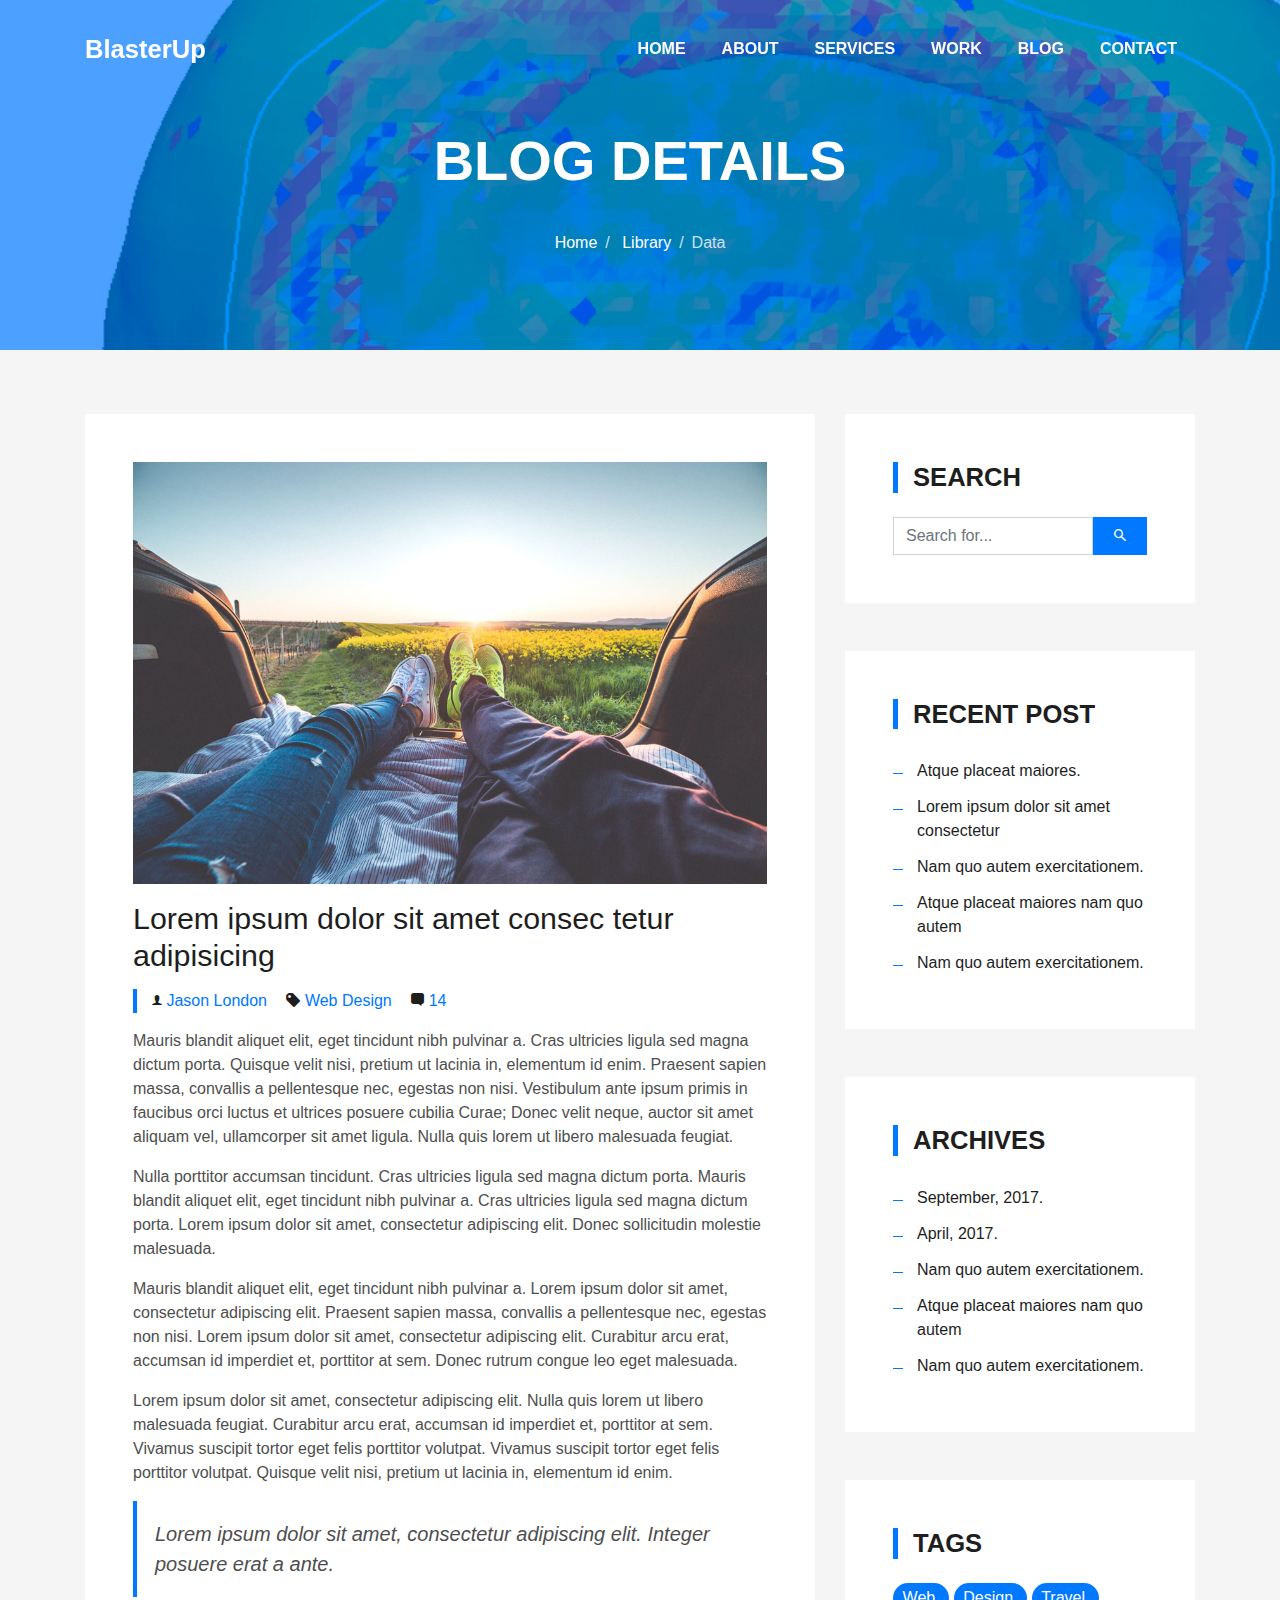
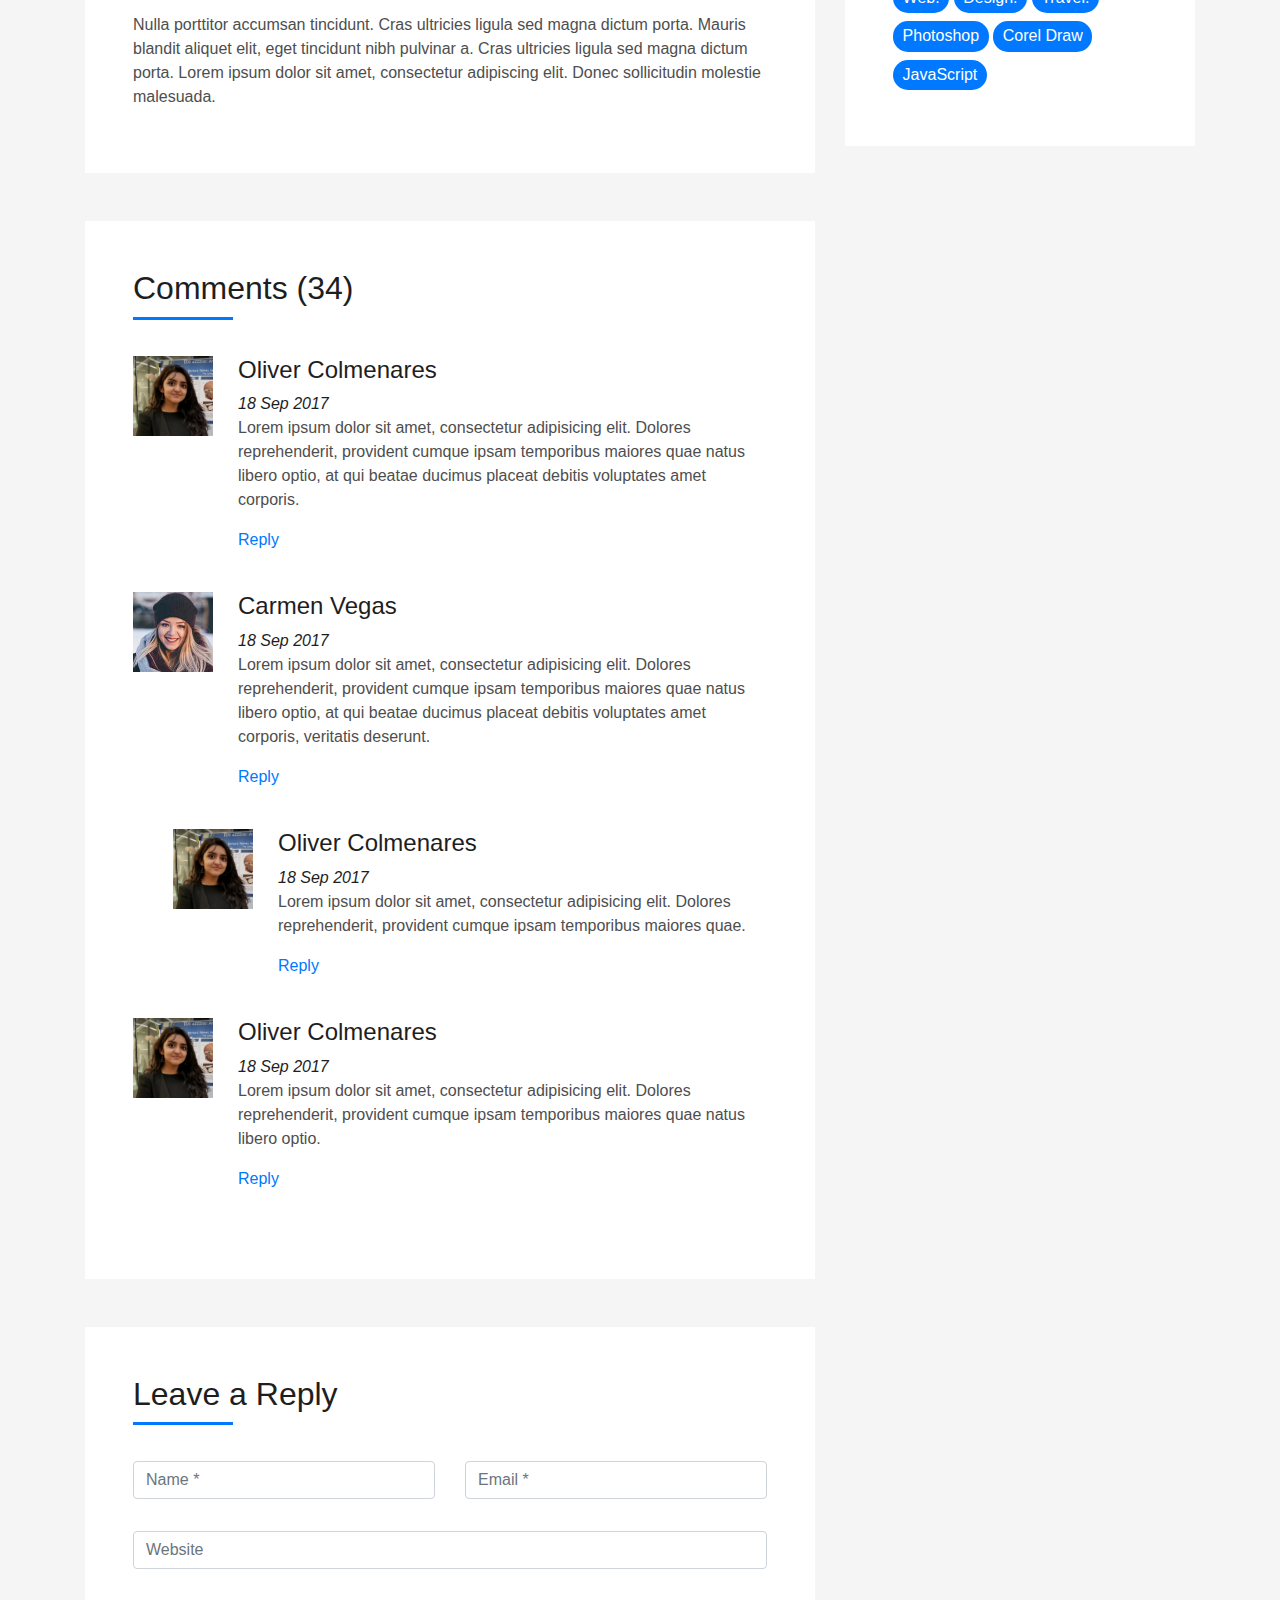
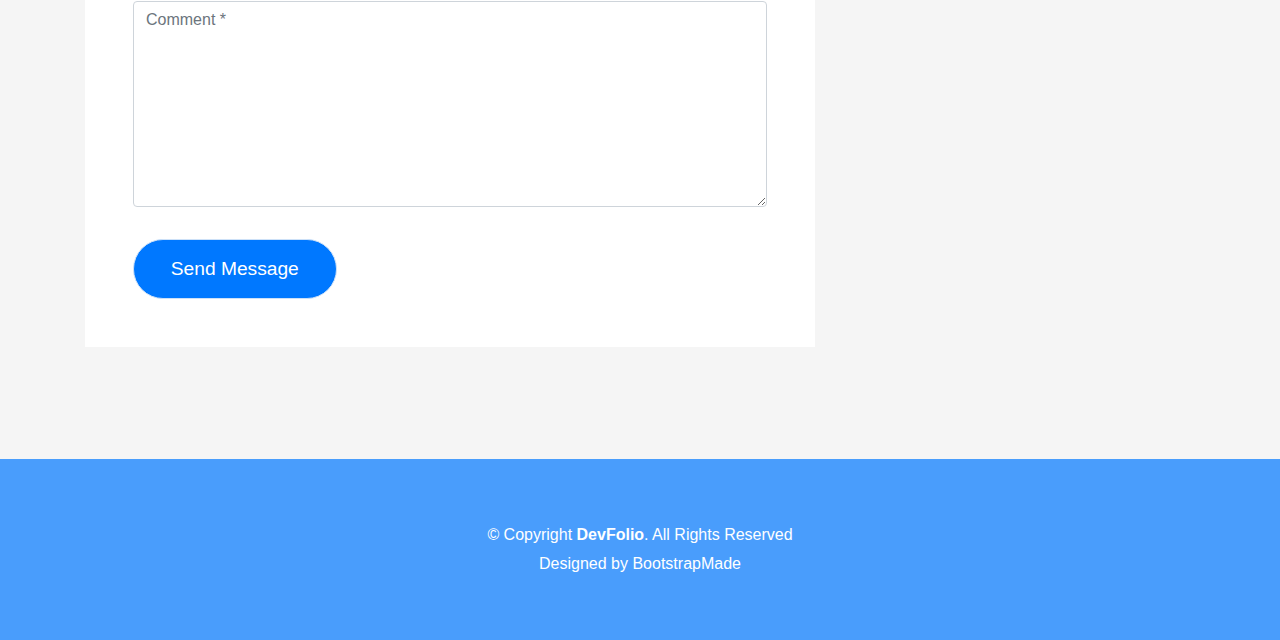
<file: DevFolio/blog-single.html>
<!DOCTYPE html>
<html lang="en">
<head>
  <meta charset="utf-8">
  <title>DevFolio Bootstrap Template</title>
  <meta content="width=device-width, initial-scale=1.0" name="viewport">
  <meta content="" name="keywords">
  <meta content="" name="description">

  <!-- Favicons -->
  <link href="img/favicon.png" rel="icon">
  <link href="img/apple-touch-icon.png" rel="apple-touch-icon">

  <!-- Bootstrap CSS File -->
  <link href="lib/bootstrap/css/bootstrap.min.css" rel="stylesheet">

  <!-- Libraries CSS Files -->
  <link href="lib/font-awesome/css/font-awesome.min.css" rel="stylesheet">
  <link href="lib/animate/animate.min.css" rel="stylesheet">
  <link href="lib/ionicons/css/ionicons.min.css" rel="stylesheet">
  <link href="lib/owlcarousel/assets/owl.carousel.min.css" rel="stylesheet">
  <link href="lib/lightbox/css/lightbox.min.css" rel="stylesheet">

  <!-- Main Stylesheet File -->
  <link href="css/style.css" rel="stylesheet">

  <!-- =======================================================
    Theme Name: DevFolio
    Theme URL: https://bootstrapmade.com/devfolio-bootstrap-portfolio-html-template/
    Author: BootstrapMade.com
    License: https://bootstrapmade.com/license/
  ======================================================= -->
</head>

<body>
  <!--/ Nav Star /-->
  <nav class="navbar navbar-b navbar-trans navbar-expand-md fixed-top" id="mainNav">
    <div class="container">
      <a class="navbar-brand js-scroll" href="#page-top">BlasterUp</a>
      <button class="navbar-toggler collapsed" type="button" data-toggle="collapse" data-target="#navbarDefault"
        aria-controls="navbarDefault" aria-expanded="false" aria-label="Toggle navigation">
        <span></span>
        <span></span>
        <span></span>
      </button>
      <div class="navbar-collapse collapse justify-content-end" id="navbarDefault">
        <ul class="navbar-nav">
          <li class="nav-item">
            <a class="nav-link js-scroll" href="index.html">Home</a>
          </li>
          <li class="nav-item">
            <a class="nav-link js-scroll" href="#">About</a>
          </li>
          <li class="nav-item">
            <a class="nav-link js-scroll" href="#">Services</a>
          </li>
          <li class="nav-item">
            <a class="nav-link js-scroll" href="#">Work</a>
          </li>
          <li class="nav-item">
            <a class="nav-link js-scroll" href="#">Blog</a>
          </li>
          <li class="nav-item">
            <a class="nav-link js-scroll" href="#">Contact</a>
          </li>
        </ul>
      </div>
    </div>
  </nav>
  <!--/ Nav End /-->

  <!--/ Intro Skew Star /-->
  <div class="intro intro-single route bg-image" style="background-image: url(img/overlay-bg.jpg)">
    <div class="overlay-mf"></div>
    <div class="intro-content display-table">
      <div class="table-cell">
        <div class="container">
          <h2 class="intro-title mb-4">Blog Details</h2>
          <ol class="breadcrumb d-flex justify-content-center">
            <li class="breadcrumb-item">
              <a href="#">Home</a>
            </li>
            <li class="breadcrumb-item">
              <a href="#">Library</a>
            </li>
            <li class="breadcrumb-item active">Data</li>
          </ol>
        </div>
      </div>
    </div>
  </div>
  <!--/ Intro Skew End /-->

  <!--/ Section Blog-Single Star /-->
  <section class="blog-wrapper sect-pt4" id="blog">
    <div class="container">
      <div class="row">
        <div class="col-md-8">
          <div class="post-box">
            <div class="post-thumb">
              <img src="img/post-1.jpg" class="img-fluid" alt="">
            </div>
            <div class="post-meta">
              <h1 class="article-title">Lorem ipsum dolor sit amet consec tetur adipisicing</h1>
              <ul>
                <li>
                  <span class="ion-ios-person"></span>
                  <a href="#">Jason London</a>
                </li>
                <li>
                  <span class="ion-pricetag"></span>
                  <a href="#">Web Design</a>
                </li>
                <li>
                  <span class="ion-chatbox"></span>
                  <a href="#">14</a>
                </li>
              </ul>
            </div>
            <div class="article-content">
              <p>
                Mauris blandit aliquet elit, eget tincidunt nibh pulvinar a. Cras ultricies ligula sed magna dictum
                porta. Quisque velit
                nisi, pretium ut lacinia in, elementum id enim. Praesent sapien massa, convallis a pellentesque
                nec, egestas non nisi. Vestibulum ante ipsum primis in faucibus orci luctus et ultrices posuere
                cubilia Curae; Donec velit neque, auctor sit amet aliquam vel, ullamcorper sit amet ligula.
                Nulla quis lorem ut libero malesuada feugiat.
              </p>
              <p>
                Nulla porttitor accumsan tincidunt. Cras ultricies ligula sed magna dictum porta. Mauris blandit
                aliquet elit, eget tincidunt
                nibh pulvinar a. Cras ultricies ligula sed magna dictum porta. Lorem ipsum dolor sit amet,
                consectetur adipiscing elit. Donec sollicitudin molestie malesuada.
              </p>
              <p>
                Mauris blandit aliquet elit, eget tincidunt nibh pulvinar a. Lorem ipsum dolor sit amet, consectetur
                adipiscing elit. Praesent
                sapien massa, convallis a pellentesque nec, egestas non nisi. Lorem ipsum dolor sit amet,
                consectetur adipiscing elit. Curabitur arcu erat, accumsan id imperdiet et, porttitor at
                sem. Donec rutrum congue leo eget malesuada.
              </p>
              <p>
                Lorem ipsum dolor sit amet, consectetur adipiscing elit. Nulla quis lorem ut libero malesuada feugiat.
                Curabitur arcu erat,
                accumsan id imperdiet et, porttitor at sem. Vivamus suscipit tortor eget felis porttitor
                volutpat. Vivamus suscipit tortor eget felis porttitor volutpat. Quisque velit nisi, pretium
                ut lacinia in, elementum id enim.
              </p>
              <blockquote class="blockquote">
                <p class="mb-0">Lorem ipsum dolor sit amet, consectetur adipiscing elit. Integer posuere erat a ante.</p>
              </blockquote>
              <p>
                Nulla porttitor accumsan tincidunt. Cras ultricies ligula sed magna dictum porta. Mauris blandit
                aliquet elit, eget tincidunt
                nibh pulvinar a. Cras ultricies ligula sed magna dictum porta. Lorem ipsum dolor sit amet,
                consectetur adipiscing elit. Donec sollicitudin molestie malesuada.
              </p>
            </div>
          </div>
          <div class="box-comments">
            <div class="title-box-2">
              <h4 class="title-comments title-left">Comments (34)</h4>
            </div>
            <ul class="list-comments">
              <li>
                <div class="comment-avatar">
                  <img src="img/testimonial-2.jpg" alt="">
                </div>
                <div class="comment-details">
                  <h4 class="comment-author">Oliver Colmenares</h4>
                  <span>18 Sep 2017</span>
                  <p>
                    Lorem ipsum dolor sit amet, consectetur adipisicing elit. Dolores reprehenderit, provident cumque
                    ipsam temporibus maiores
                    quae natus libero optio, at qui beatae ducimus placeat debitis voluptates amet corporis.
                  </p>
                  <a href="3">Reply</a>
                </div>
              </li>
              <li>
                <div class="comment-avatar">
                  <img src="img/testimonial-4.jpg" alt="">
                </div>
                <div class="comment-details">
                  <h4 class="comment-author">Carmen Vegas</h4>
                  <span>18 Sep 2017</span>
                  <p>
                    Lorem ipsum dolor sit amet, consectetur adipisicing elit. Dolores reprehenderit, provident cumque
                    ipsam temporibus maiores
                    quae natus libero optio, at qui beatae ducimus placeat debitis voluptates amet corporis,
                    veritatis deserunt.
                  </p>
                  <a href="3">Reply</a>
                </div>
              </li>
              <li class="comment-children">
                <div class="comment-avatar">
                  <img src="img/testimonial-2.jpg" alt="">
                </div>
                <div class="comment-details">
                  <h4 class="comment-author">Oliver Colmenares</h4>
                  <span>18 Sep 2017</span>
                  <p>
                    Lorem ipsum dolor sit amet, consectetur adipisicing elit. Dolores reprehenderit, provident cumque
                    ipsam temporibus maiores
                    quae.
                  </p>
                  <a href="3">Reply</a>
                </div>
              </li>
              <li>
                <div class="comment-avatar">
                  <img src="img/testimonial-2.jpg" alt="">
                </div>
                <div class="comment-details">
                  <h4 class="comment-author">Oliver Colmenares</h4>
                  <span>18 Sep 2017</span>
                  <p>
                    Lorem ipsum dolor sit amet, consectetur adipisicing elit. Dolores reprehenderit, provident cumque
                    ipsam temporibus maiores
                    quae natus libero optio.
                  </p>
                  <a href="3">Reply</a>
                </div>
              </li>
            </ul>
          </div>
          <div class="form-comments">
            <div class="title-box-2">
              <h3 class="title-left">
                Leave a Reply
              </h3>
            </div>
            <form class="form-mf">
              <div class="row">
                <div class="col-md-6 mb-3">
                  <div class="form-group">
                    <input type="text" class="form-control input-mf" id="inputName" placeholder="Name *" required>
                  </div>
                </div>
                <div class="col-md-6 mb-3">
                  <div class="form-group">
                    <input type="email" class="form-control input-mf" id="inputEmail1" placeholder="Email *" required>
                  </div>
                </div>
                <div class="col-md-12 mb-3">
                  <div class="form-group">
                    <input type="url" class="form-control input-mf" id="inputUrl" placeholder="Website">
                  </div>
                </div>
                <div class="col-md-12 mb-3">
                  <div class="form-group">
                    <textarea id="textMessage" class="form-control input-mf" placeholder="Comment *" name="message"
                      cols="45" rows="8" required></textarea>
                  </div>
                </div>
                <div class="col-md-12">
                  <button type="submit" class="button button-a button-big button-rouded">Send Message</button>
                </div>
              </div>
            </form>
          </div>
        </div>
        <div class="col-md-4">
          <div class="widget-sidebar sidebar-search">
            <h5 class="sidebar-title">Search</h5>
            <div class="sidebar-content">
              <form>
                <div class="input-group">
                  <input type="text" class="form-control" placeholder="Search for..." aria-label="Search for...">
                  <span class="input-group-btn">
                    <button class="btn btn-secondary btn-search" type="button">
                      <span class="ion-android-search"></span>
                    </button>
                  </span>
                </div>
              </form>
            </div>
          </div>
          <div class="widget-sidebar">
            <h5 class="sidebar-title">Recent Post</h5>
            <div class="sidebar-content">
              <ul class="list-sidebar">
                <li>
                  <a href="#">Atque placeat maiores.</a>
                </li>
                <li>
                  <a href="#">Lorem ipsum dolor sit amet consectetur</a>
                </li>
                <li>
                  <a href="#">Nam quo autem exercitationem.</a>
                </li>
                <li>
                  <a href="#">Atque placeat maiores nam quo autem</a>
                </li>
                <li>
                  <a href="#">Nam quo autem exercitationem.</a>
                </li>
              </ul>
            </div>
          </div>
          <div class="widget-sidebar">
            <h5 class="sidebar-title">Archives</h5>
            <div class="sidebar-content">
              <ul class="list-sidebar">
                <li>
                  <a href="#">September, 2017.</a>
                </li>
                <li>
                  <a href="#">April, 2017.</a>
                </li>
                <li>
                  <a href="#">Nam quo autem exercitationem.</a>
                </li>
                <li>
                  <a href="#">Atque placeat maiores nam quo autem</a>
                </li>
                <li>
                  <a href="#">Nam quo autem exercitationem.</a>
                </li>
              </ul>
            </div>
          </div>
          <div class="widget-sidebar widget-tags">
            <h5 class="sidebar-title">Tags</h5>
            <div class="sidebar-content">
              <ul>
                <li>
                  <a href="#">Web.</a>
                </li>
                <li>
                  <a href="#">Design.</a>
                </li>
                <li>
                  <a href="#">Travel.</a>
                </li>
                <li>
                  <a href="#">Photoshop</a>
                </li>
                <li>
                  <a href="#">Corel Draw</a>
                </li>
                <li>
                  <a href="#">JavaScript</a>
                </li>
              </ul>
            </div>
          </div>
        </div>
      </div>
    </div>
  </section>
  <!--/ Section Blog-Single End /-->

  <!--/ Section Contact-Footer Star /-->
  <section class="paralax-mf footer-paralax bg-image sect-mt4 route" style="background-image: url(img/overlay-bg.jpg)">
    <div class="overlay-mf"></div>
    <footer>
      <div class="container">
        <div class="row">
          <div class="col-sm-12">
            <div class="copyright-box">
              <p class="copyright">&copy; Copyright <strong>DevFolio</strong>. All Rights Reserved</p>
              <div class="credits">
                <!--
                  All the links in the footer should remain intact.
                  You can delete the links only if you purchased the pro version.
                  Licensing information: https://bootstrapmade.com/license/
                  Purchase the pro version with working PHP/AJAX contact form: https://bootstrapmade.com/buy/?theme=DevFolio
                -->
                Designed by <a href="https://bootstrapmade.com/">BootstrapMade</a>
              </div>
            </div>
          </div>
        </div>
      </div>
    </footer>
  </section>
  <!--/ Section Contact-footer End /-->

  <a href="#" class="back-to-top"><i class="fa fa-chevron-up"></i></a>
  <div id="preloader"></div>

  <!-- JavaScript Libraries -->
  <script src="lib/jquery/jquery.min.js"></script>
  <script src="lib/jquery/jquery-migrate.min.js"></script>
  <script src="lib/popper/popper.min.js"></script>
  <script src="lib/bootstrap/js/bootstrap.min.js"></script>
  <script src="lib/easing/easing.min.js"></script>
  <script src="lib/counterup/jquery.waypoints.min.js"></script>
  <script src="lib/counterup/jquery.counterup.js"></script>
  <script src="lib/owlcarousel/owl.carousel.min.js"></script>
  <script src="lib/lightbox/js/lightbox.min.js"></script>
  <script src="lib/typed/typed.min.js"></script>
  <!-- Contact Form JavaScript File -->
  <script src="contactform/contactform.js"></script>

  <!-- Template Main Javascript File -->
  <script src="js/main.js"></script>

</body>
</html>
</file>
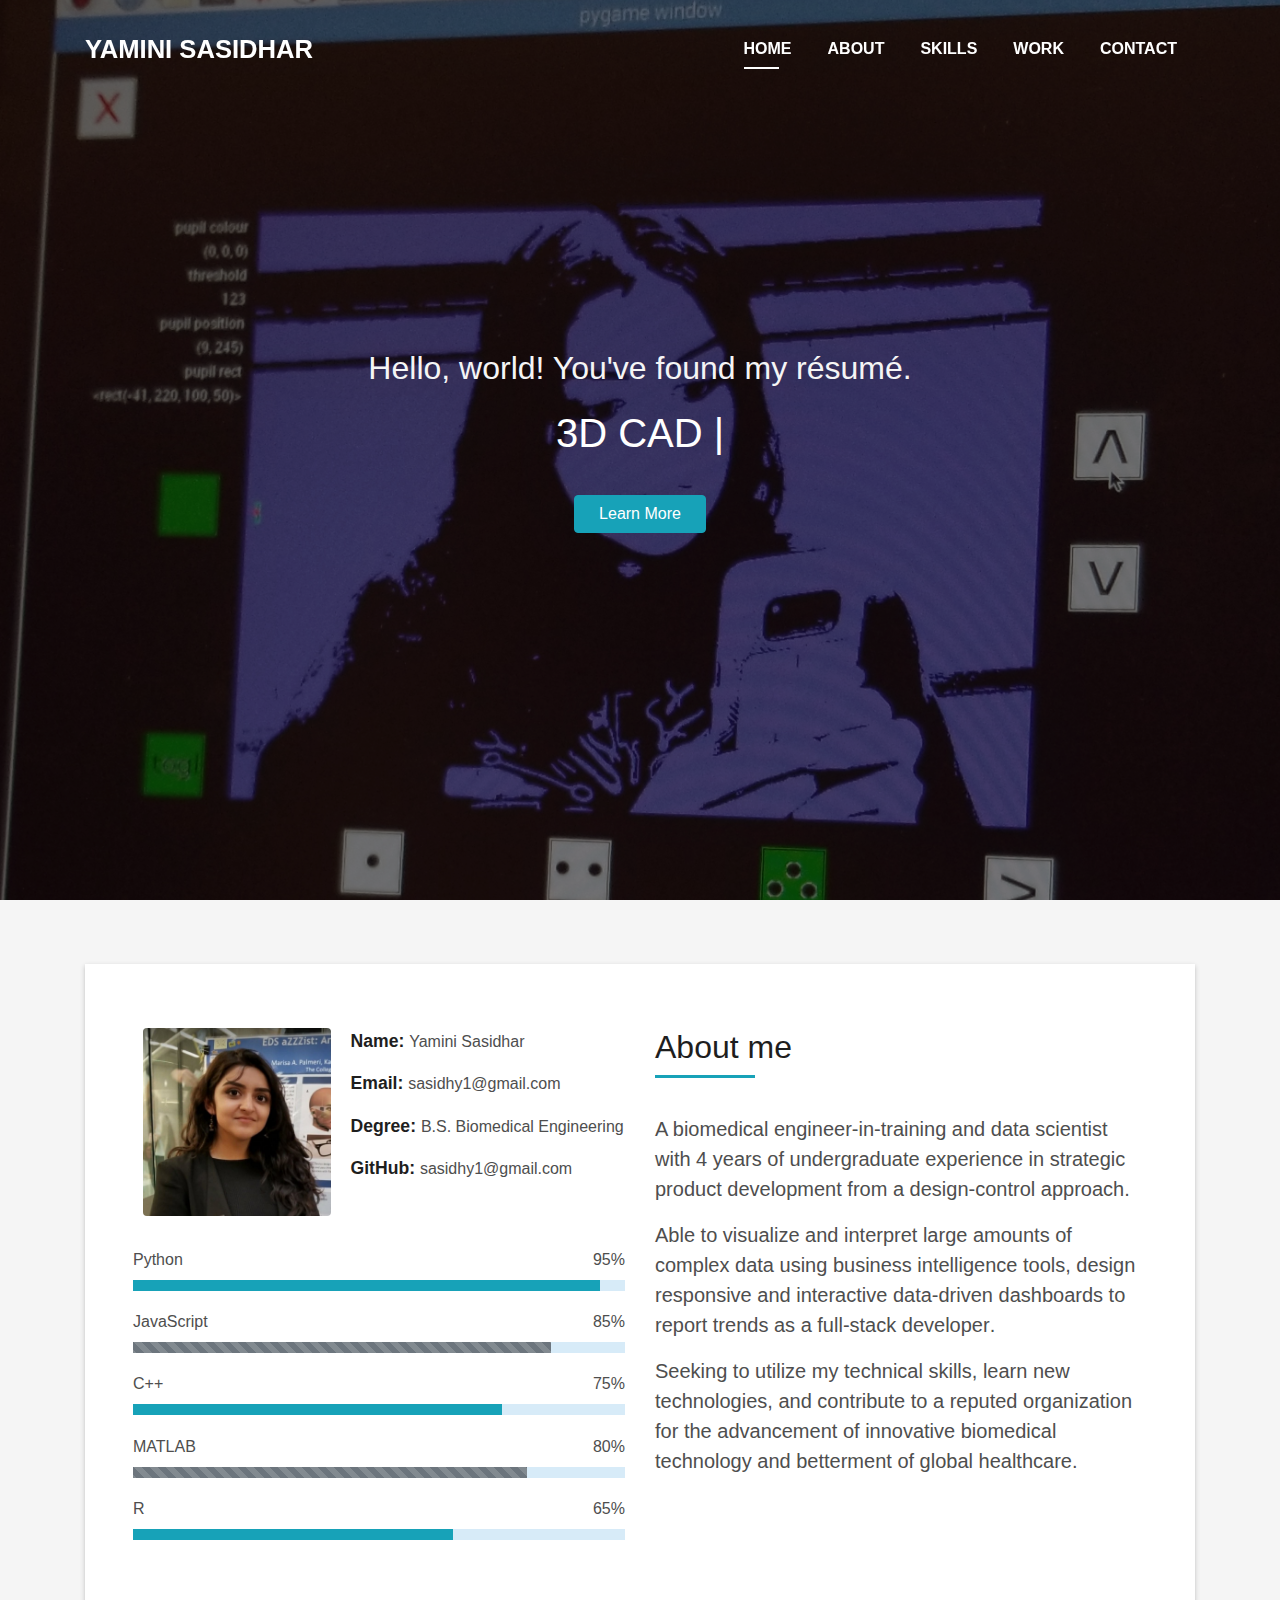
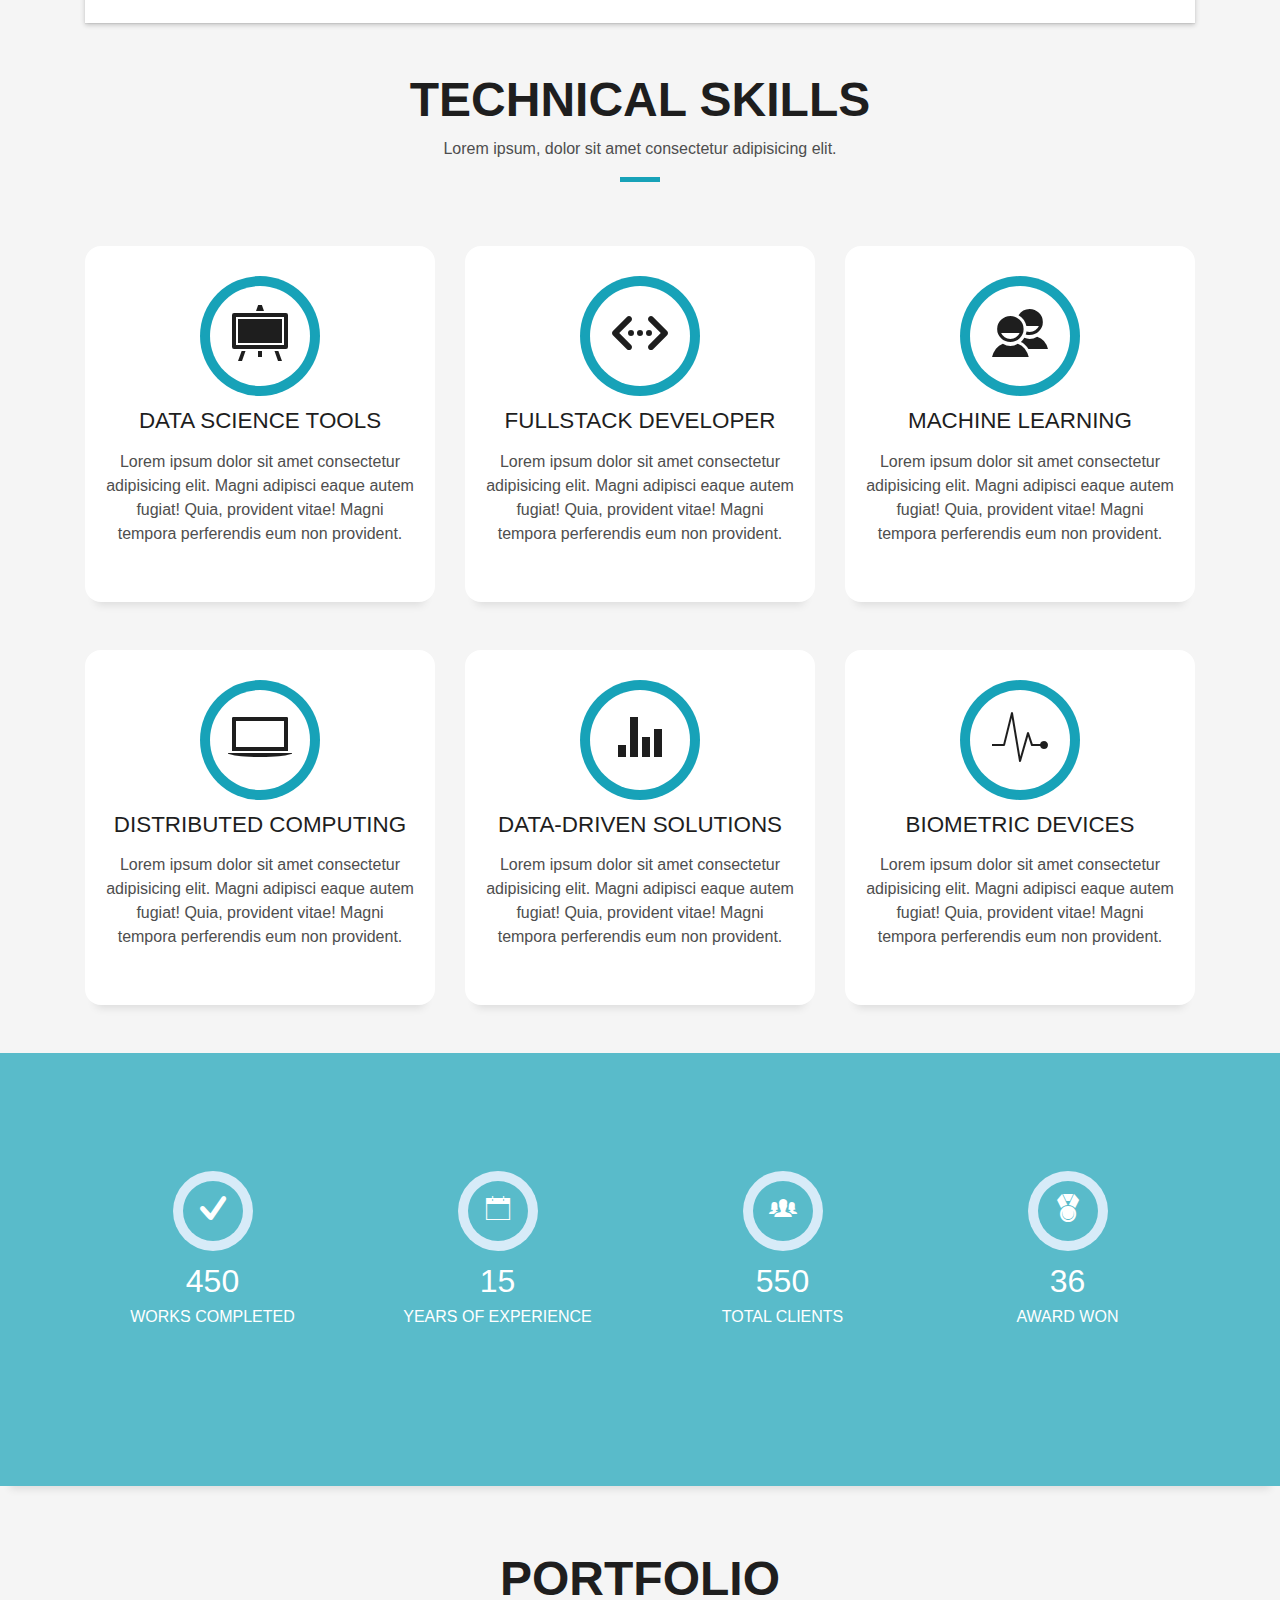
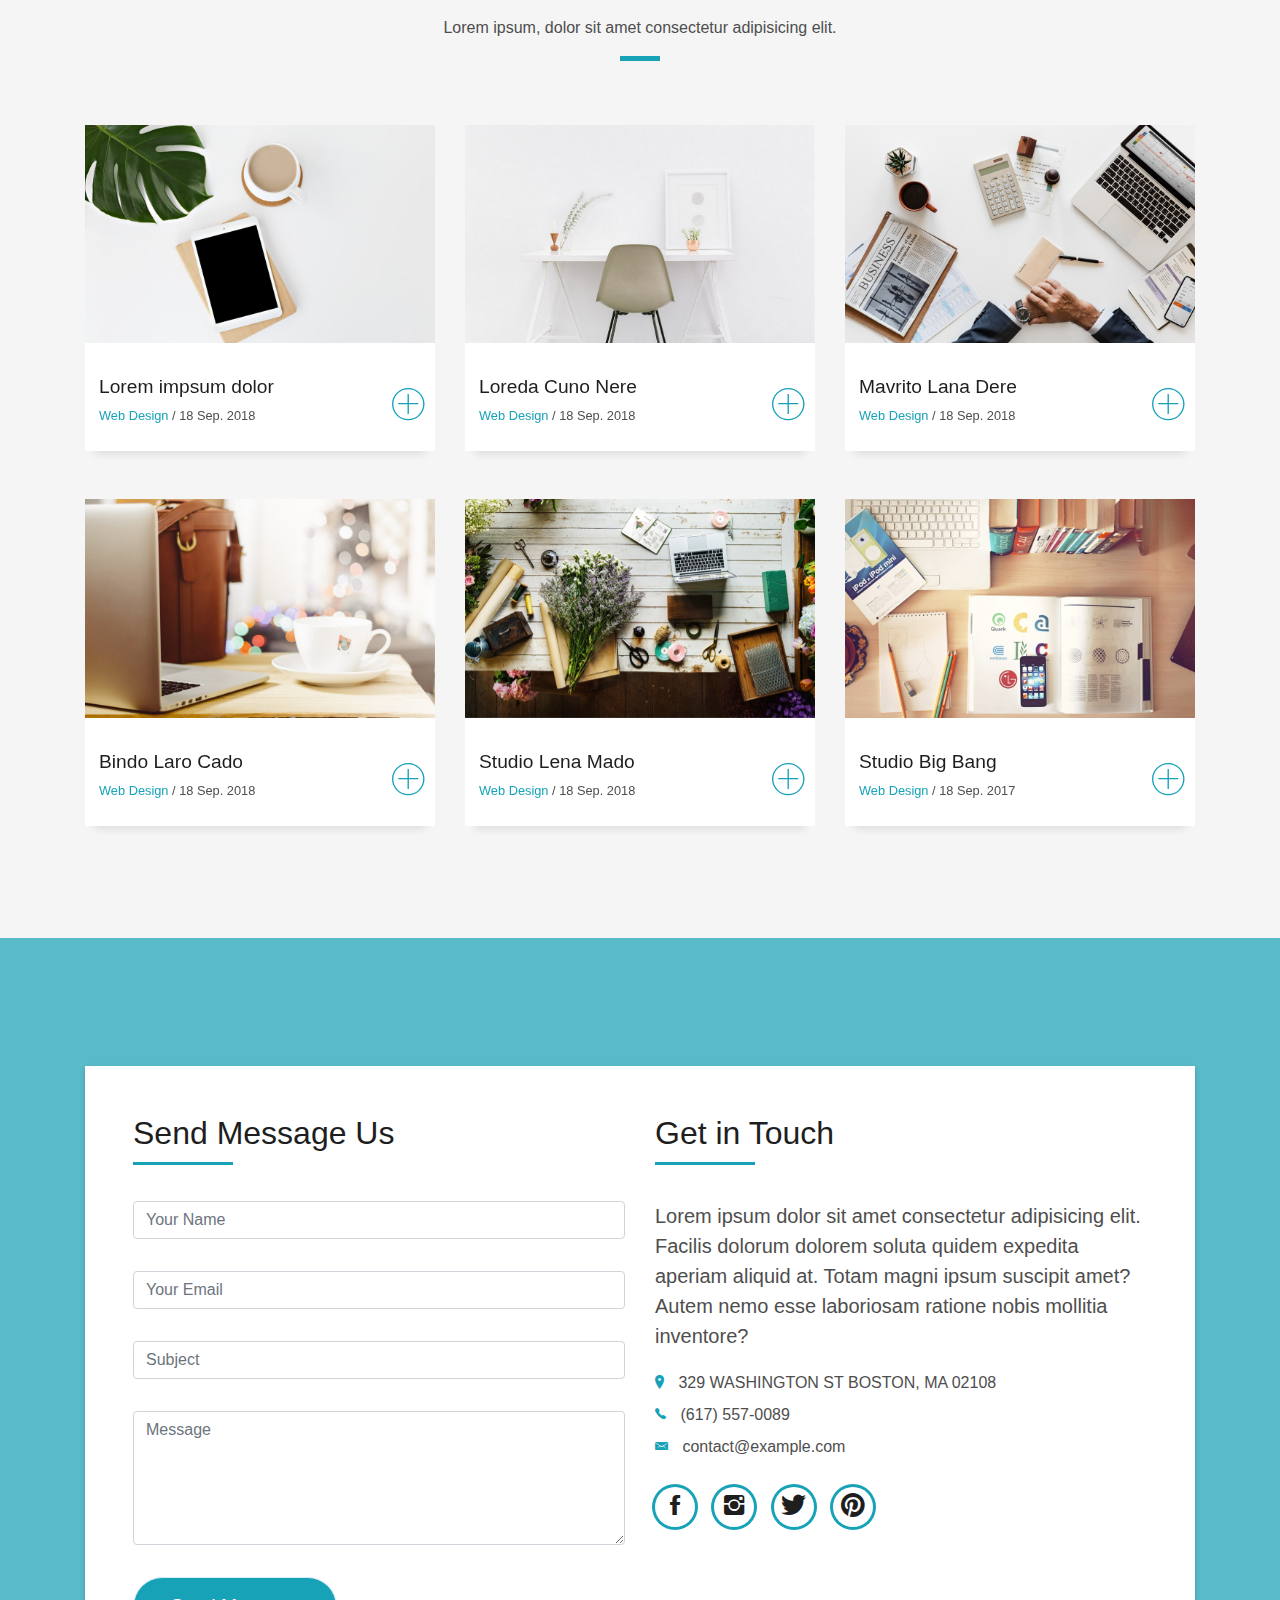
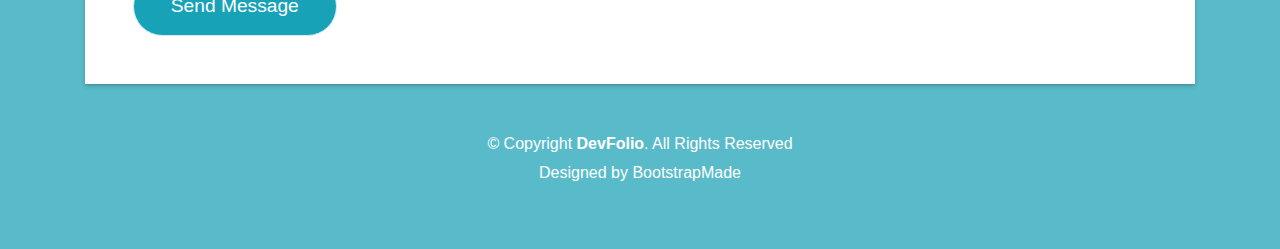
<file: DevFolio/f.html>
<!DOCTYPE html>
<html lang="en">
<head>
  <meta charset="utf-8">
  <title>Yamini Sasidhar | Engineer and Data Scientist</title>
  <meta content="width=device-width, initial-scale=1.0" name="viewport">
  <meta content="" name="keywords">
  <meta content="" name="description">

  <!-- Favicons -->
  <link href="img/favicon.png" rel="icon">
  <link href="img/apple-touch-icon.png" rel="apple-touch-icon">

  <!-- Bootstrap CSS File -->
  <link href="lib/bootstrap/css/bootstrap.min.css" rel="stylesheet">

  <!-- Libraries CSS Files -->
  <link href="lib/font-awesome/css/font-awesome.min.css" rel="stylesheet">
  <link href="lib/animate/animate.min.css" rel="stylesheet">
  <link href="lib/ionicons/css/ionicons.min.css" rel="stylesheet">
  <link href="lib/owlcarousel/assets/owl.carousel.min.css" rel="stylesheet">
  <link href="lib/lightbox/css/lightbox.min.css" rel="stylesheet">

  <!-- Main Stylesheet File -->
  <link href="css/style-info.css" rel="stylesheet">

  <!-- =======================================================
    Theme Name: DevFolio
    Theme URL: https://bootstrapmade.com/devfolio-bootstrap-portfolio-html-template/
    Author: BootstrapMade.com
    License: https://bootstrapmade.com/license/
  ======================================================= -->
</head>

<body id="page-top">

  <!--/ Nav Star /-->
  <nav class="navbar navbar-b navbar-trans navbar-expand-md fixed-top" id="mainNav">
    <div class="container">
      <a class="navbar-brand js-scroll" href="#page-top">YAMINI SASIDHAR</a>
      <button class="navbar-toggler collapsed" type="button" data-toggle="collapse" data-target="#navbarDefault"
        aria-controls="navbarDefault" aria-expanded="false" aria-label="Toggle navigation">
        <span></span>
        <span></span>
        <span></span>
      </button>
      <div class="navbar-collapse collapse justify-content-end" id="navbarDefault">
        <ul class="navbar-nav">
          <li class="nav-item">
            <a class="nav-link js-scroll active" href="#home">Home</a>
          </li>
          <li class="nav-item">
            <a class="nav-link js-scroll" href="#about">About</a>
          </li>
          <li class="nav-item">
            <a class="nav-link js-scroll" href="#service">Skills</a>
          </li>
          <li class="nav-item">
            <a class="nav-link js-scroll" href="#work">Work</a>
          </li>
          <!-- <li class="nav-item"> -->
            <!-- <a class="nav-link js-scroll" href="#blog">Blog</a> -->
          <!-- </li> -->
          <li class="nav-item">
            <a class="nav-link js-scroll" href="#contact">Contact</a>
          </li>
        </ul>
      </div>
    </div>
  </nav>
  <!--/ Nav End /-->

  <!--/ Intro Skew Star /-->
  <div id="home" class="intro route bg-image" style="background-image: url(img/intro-bg.jpg)">
    <div class="overlay-itro"></div>
    <div class="intro-content display-table">
      <div class="table-cell">
        <div class="container">
          <p class="display-6 color-d">Hello, world! You've found my résumé.</p>
          <!-- <p class="display-6 color-d">Yamini Sasidhar</p> -->
          <!-- <h1 class="intro-title mb-4">Yamini Sasidhar</h1> -->
          <p class="intro-subtitle"><span class="text-slider-items">3D CAD modeling,Data visualization,Database management,Machine learning algorithms,Artificial neural networks,Big data analytics,Distributed computing,Fullstack web development,Automated webscraping,Intuitive UI design,Robust computer vision,</span><strong class="text-slider"></strong></p>
          <p class="pt-3"><a class="btn btn-info btn js-scroll px-4" href="#about" role="button">Learn More</a></p>
        </div>
      </div>
    </div>
  </div>
  <!--/ Intro Skew End /-->

  <section id="about" class="about-mf sect-pt4 route">
    <div class="container">
      <div class="row">
        <div class="col-sm-12">
          <div class="box-shadow-full">
            <div class="row">
              <div class="col-md-6">
                <div class="row">
                  <div class="col-sm-6 col-md-5">
                    <div class="about-img">
                      <img src="img/testimonial-2.jpg" class="img-fluid rounded b-shadow-a" alt="">
                    </div>
                  </div>
                  <div class="col-sm-6 col-md-7">
                    <div class="about-info">
                      <p><span class="title-s">Name: </span> <span>Yamini Sasidhar</span></p>
                      <p><span class="title-s">Email: </span> <span>sasidhy1@gmail.com</span></p>
                      <p><span class="title-s">Degree: </span> <span>B.S. Biomedical Engineering</span></p>
                      <p><span class="title-s">GitHub: </span> <span>sasidhy1@gmail.com</span></p>
                    </div>
                  </div>
                </div>
                <div class="skill-mf">
                  <!-- <p class="title-s">Skill</p> -->
                  <span>Python</span> <span class="pull-right">95%</span>
                  <div class="progress">
                    <div class="progress-bar bg-info" role="progressbar" style="width: 95%;" aria-valuenow="95" aria-valuemin="0"
                      aria-valuemax="100"></div>
                  </div>
                  <span>JavaScript</span> <span class="pull-right">85%</span>
                  <div class="progress">
                    <div class="progress-bar progress-bar-striped bg-secondary" role="progressbar" style="width: 85%" aria-valuenow="85" aria-valuemin="0"
                      aria-valuemax="100"></div>
                  </div>
                  <span>C++</span> <span class="pull-right">75%</span>
                  <div class="progress">
                    <div class="progress-bar bg-info" role="progressbar" style="width: 75%" aria-valuenow="75" aria-valuemin="0"
                      aria-valuemax="100"></div>
                  </div>
                  <span>MATLAB</span> <span class="pull-right">80%</span>
                  <div class="progress">
                    <div class="progress-bar progress-bar-striped bg-secondary" role="progressbar" style="width: 80%" aria-valuenow="80" aria-valuemin="0"
                      aria-valuemax="100"></div>
                  </div>
                  <span>R</span> <span class="pull-right">65%</span>
                  <div class="progress">
                    <div class="progress-bar bg-info" role="progressbar" style="width: 65%" aria-valuenow="65" aria-valuemin="0"
                      aria-valuemax="100"></div>
                  </div>
                </div>
              </div>
              <div class="col-md-6">
                <div class="about-me pt-4 pt-md-0">
                  <div class="title-box-2">
                    <h5 class="title-left">
                      About me
                    </h5>
                  </div>
                  <p class="lead">
                    A <strong>biomedical engineer-in-training</strong> and <strong>data scientist</strong> with 4 years of undergraduate experience in strategic product development from a design-control approach.
                  </p>
                  <p class="lead">
                    Able to visualize and interpret large amounts of complex data using business intelligence tools, design responsive and interactive data-driven dashboards to report trends as a <strong>full-stack developer</strong>.
                  </p>
                  <p class="lead">
                    Seeking to utilize my technical skills, learn new technologies, and contribute to a reputed organization for the advancement of innovative biomedical technology and betterment of global healthcare.
                  </p>
                </div>
              </div>
            </div>
          </div>
        </div>
      </div>
    </div>
  </section>

  <!--/ Section Services Star /-->
  <section id="service" class="services-mf route">
    <div class="container">
      <div class="row">
        <div class="col-sm-12">
          <div class="title-box text-center">
            <h3 class="title-a">
              Technical Skills
            </h3>
            <p class="subtitle-a">
              Lorem ipsum, dolor sit amet consectetur adipisicing elit.
            </p>
            <div class="line-mf"></div>
          </div>
        </div>
      </div>
      <div class="row">
        <div class="col-md-4">
          <div class="service-box">
            <div class="service-ico">
              <span id="hov1" class="ico-circle"><i id="hov1-child" class="ion-easel"></i></span>
            </div>
            <div class="service-content">
              <h2 class="s-title">Data Science Tools</h2>
              <p class="s-description text-center">
                Lorem ipsum dolor sit amet consectetur adipisicing elit. Magni adipisci eaque autem fugiat! Quia,
                provident vitae! Magni
                tempora perferendis eum non provident.
              </p>
            </div>
          </div>
        </div>
        <div class="col-md-4">
          <div class="service-box">
            <div class="service-ico">
              <span id="hov2" class="ico-circle"><i id="hov2-child" class="ion-code-working"></i></span>
            </div>
            <div class="service-content">
              <h2 class="s-title">Fullstack Developer</h2>
              <p class="s-description text-center">
                Lorem ipsum dolor sit amet consectetur adipisicing elit. Magni adipisci eaque autem fugiat! Quia,
                provident vitae! Magni
                tempora perferendis eum non provident.
              </p>
            </div>
          </div>
        </div>
        <div class="col-md-4">
          <div class="service-box">
            <div class="service-ico">
              <span id="hov3" class="ico-circle"><i id="hov3-child" class="ion-android-contacts"></i></span>
            </div>
            <div class="service-content">
              <h2 class="s-title">Machine Learning</h2>
              <p class="s-description text-center">
                Lorem ipsum dolor sit amet consectetur adipisicing elit. Magni adipisci eaque autem fugiat! Quia,
                provident vitae! Magni
                tempora perferendis eum non provident.
              </p>
            </div>
          </div>
        </div>
        <div class="col-md-4">
          <div class="service-box">
            <div class="service-ico">
              <span id="hov4" class="ico-circle"><i id="hov4-child" class="ion-laptop"></i></span>
            </div>
            <div class="service-content">
              <h2 class="s-title">Distributed Computing</h2>
              <p class="s-description text-center">
                Lorem ipsum dolor sit amet consectetur adipisicing elit. Magni adipisci eaque autem fugiat! Quia,
                provident vitae! Magni
                tempora perferendis eum non provident.
              </p>
            </div>
          </div>
        </div>
        <div class="col-md-4">
          <div class="service-box">
            <div class="service-ico">
              <span id="hov5" class="ico-circle"><i id="hov5-child" class="ion-stats-bars"></i></span>
            </div>
            <div class="service-content">
              <h2 class="s-title">Data-Driven Solutions</h2>
              <p class="s-description text-center">
                Lorem ipsum dolor sit amet consectetur adipisicing elit. Magni adipisci eaque autem fugiat! Quia,
                provident vitae! Magni
                tempora perferendis eum non provident.
              </p>
            </div>
          </div>
        </div>
        <div class="col-md-4">
          <div class="service-box">
            <div class="service-ico">
              <span id="hov6" class="ico-circle"><i id="hov6-child" class="ion-ios-pulse"></i></span>
            </div>
            <div class="service-content">
              <h2 class="s-title">Biometric Devices</h2>
              <p class="s-description text-center">
                Lorem ipsum dolor sit amet consectetur adipisicing elit. Magni adipisci eaque autem fugiat! Quia,
                provident vitae! Magni
                tempora perferendis eum non provident.
              </p>
            </div>
          </div>
        </div>
      </div>
    </div>
  </section>
  <!--/ Section Services End /-->

  <div class="section-counter paralax-mf bg-image" style="background-image: url(img/counters-bg.jpg)">
    <div class="overlay-mf"></div>
    <div class="container">
      <div class="row">
        <div class="col-sm-3 col-lg-3">
          <div class="counter-box">
            <div class="counter-ico">
              <span class="ico-circle"><i class="ion-checkmark-round"></i></span>
            </div>
            <div class="counter-num">
              <p class="counter">450</p>
              <span class="counter-text">WORKS COMPLETED</span>
            </div>
          </div>
        </div>
        <div class="col-sm-3 col-lg-3">
          <div class="counter-box pt-4 pt-md-0">
            <div class="counter-ico">
              <span class="ico-circle"><i class="ion-ios-calendar-outline"></i></span>
            </div>
            <div class="counter-num">
              <p class="counter">15</p>
              <span class="counter-text">YEARS OF EXPERIENCE</span>
            </div>
          </div>
        </div>
        <div class="col-sm-3 col-lg-3">
          <div class="counter-box pt-4 pt-md-0">
            <div class="counter-ico">
              <span class="ico-circle"><i class="ion-ios-people"></i></span>
            </div>
            <div class="counter-num">
              <p class="counter">550</p>
              <span class="counter-text">TOTAL CLIENTS</span>
            </div>
          </div>
        </div>
        <div class="col-sm-3 col-lg-3">
          <div class="counter-box pt-4 pt-md-0">
            <div class="counter-ico">
              <span class="ico-circle"><i class="ion-ribbon-a"></i></span>
            </div>
            <div class="counter-num">
              <p class="counter">36</p>
              <span class="counter-text">AWARD WON</span>
            </div>
          </div>
        </div>
      </div>
    </div>
  </div>

  <!--/ Section Portfolio Star /-->
  <section id="work" class="portfolio-mf sect-pt4 route">
    <div class="container">
      <div class="row">
        <div class="col-sm-12">
          <div class="title-box text-center">
            <h3 class="title-a">
              Portfolio
            </h3>
            <p class="subtitle-a">
              Lorem ipsum, dolor sit amet consectetur adipisicing elit.
            </p>
            <div class="line-mf"></div>
          </div>
        </div>
      </div>
      <div class="row">
        <div class="col-md-4">
          <div class="work-box">
            <a href="img/work-1.jpg" data-lightbox="gallery-mf">
              <div class="work-img">
                <img src="img/work-1.jpg" alt="" class="img-fluid">
              </div>
              <div class="work-content">
                <div class="row">
                  <div class="col-sm-8">
                    <h2 class="w-title">Lorem impsum dolor</h2>
                    <div class="w-more">
                      <span class="w-ctegory">Web Design</span> / <span class="w-date">18 Sep. 2018</span>
                    </div>
                  </div>
                  <div class="col-sm-4">
                    <div class="w-like">
                      <span class="ion-ios-plus-outline"></span>
                    </div>
                  </div>
                </div>
              </div>
            </a>
          </div>
        </div>
        <div class="col-md-4">
          <div class="work-box">
            <a href="img/work-2.jpg" data-lightbox="gallery-mf">
              <div class="work-img">
                <img src="img/work-2.jpg" alt="" class="img-fluid">
              </div>
              <div class="work-content">
                <div class="row">
                  <div class="col-sm-8">
                    <h2 class="w-title">Loreda Cuno Nere</h2>
                    <div class="w-more">
                      <span class="w-ctegory">Web Design</span> / <span class="w-date">18 Sep. 2018</span>
                    </div>
                  </div>
                  <div class="col-sm-4">
                    <div class="w-like">
                      <span class="ion-ios-plus-outline"></span>
                    </div>
                  </div>
                </div>
              </div>
            </a>
          </div>
        </div>
        <div class="col-md-4">
          <div class="work-box">
            <a href="img/work-3.jpg" data-lightbox="gallery-mf">
              <div class="work-img">
                <img src="img/work-3.jpg" alt="" class="img-fluid">
              </div>
              <div class="work-content">
                <div class="row">
                  <div class="col-sm-8">
                    <h2 class="w-title">Mavrito Lana Dere</h2>
                    <div class="w-more">
                      <span class="w-ctegory">Web Design</span> / <span class="w-date">18 Sep. 2018</span>
                    </div>
                  </div>
                  <div class="col-sm-4">
                    <div class="w-like">
                      <span class="ion-ios-plus-outline"></span>
                    </div>
                  </div>
                </div>
              </div>
            </a>
          </div>
        </div>
        <div class="col-md-4">
          <div class="work-box">
            <a href="img/work-4.jpg" data-lightbox="gallery-mf">
              <div class="work-img">
                <img src="img/work-4.jpg" alt="" class="img-fluid">
              </div>
              <div class="work-content">
                <div class="row">
                  <div class="col-sm-8">
                    <h2 class="w-title">Bindo Laro Cado</h2>
                    <div class="w-more">
                      <span class="w-ctegory">Web Design</span> / <span class="w-date">18 Sep. 2018</span>
                    </div>
                  </div>
                  <div class="col-sm-4">
                    <div class="w-like">
                      <span class="ion-ios-plus-outline"></span>
                    </div>
                  </div>
                </div>
              </div>
            </a>
          </div>
        </div>
        <div class="col-md-4">
          <div class="work-box">
            <a href="img/work-5.jpg" data-lightbox="gallery-mf">
              <div class="work-img">
                <img src="img/work-5.jpg" alt="" class="img-fluid">
              </div>
              <div class="work-content">
                <div class="row">
                  <div class="col-sm-8">
                    <h2 class="w-title">Studio Lena Mado</h2>
                    <div class="w-more">
                      <span class="w-ctegory">Web Design</span> / <span class="w-date">18 Sep. 2018</span>
                    </div>
                  </div>
                  <div class="col-sm-4">
                    <div class="w-like">
                      <span class="ion-ios-plus-outline"></span>
                    </div>
                  </div>
                </div>
              </div>
            </a>
          </div>
        </div>
        <div class="col-md-4">
          <div class="work-box">
            <a href="img/work-6.jpg" data-lightbox="gallery-mf">
              <div class="work-img">
                <img src="img/work-6.jpg" alt="" class="img-fluid">
              </div>
              <div class="work-content">
                <div class="row">
                  <div class="col-sm-8">
                    <h2 class="w-title">Studio Big Bang</h2>
                    <div class="w-more">
                      <span class="w-ctegory">Web Design</span> / <span class="w-date">18 Sep. 2017</span>
                    </div>
                  </div>
                  <div class="col-sm-4">
                    <div class="w-like">
                      <span class="ion-ios-plus-outline"></span>
                    </div>
                  </div>
                </div>
              </div>
            </a>
          </div>
        </div>
        
      </div>
    </div>
  </section>
  <!--/ Section Portfolio End /-->

  <!--/ Section Contact-Footer Star /-->
  <section class="paralax-mf footer-paralax bg-image sect-mt4 route" style="background-image: url(img/overlay-bg.jpg)">
    <div class="overlay-mf"></div>
    <div class="container">
      <div class="row">
        <div class="col-sm-12">
          <div class="contact-mf">
            <div id="contact" class="box-shadow-full">
              <div class="row">
                <div class="col-md-6">
                  <div class="title-box-2">
                    <h5 class="title-left">
                      Send Message Us
                    </h5>
                  </div>
                  <div>
                      <form action="" method="post" role="form" class="contactForm">
                      <div id="sendmessage">Your message has been sent. Thank you!</div>
                      <div id="errormessage"></div>
                      <div class="row">
                        <div class="col-md-12 mb-3">
                          <div class="form-group">
                            <input type="text" name="name" class="form-control" id="name" placeholder="Your Name" data-rule="minlen:4" data-msg="Please enter at least 4 chars" />
                            <div class="validation"></div>
                          </div>
                        </div>
                        <div class="col-md-12 mb-3">
                          <div class="form-group">
                            <input type="email" class="form-control" name="email" id="email" placeholder="Your Email" data-rule="email" data-msg="Please enter a valid email" />
                            <div class="validation"></div>
                          </div>
                        </div>
                        <div class="col-md-12 mb-3">
                            <div class="form-group">
                              <input type="text" class="form-control" name="subject" id="subject" placeholder="Subject" data-rule="minlen:4" data-msg="Please enter at least 8 chars of subject" />
                              <div class="validation"></div>
                            </div>
                        </div>
                        <div class="col-md-12 mb-3">
                          <div class="form-group">
                            <textarea class="form-control" name="message" rows="5" data-rule="required" data-msg="Please write something for us" placeholder="Message"></textarea>
                            <div class="validation"></div>
                          </div>
                        </div>
                        <div class="col-md-12">
                          <button type="submit" class="button button-a button-big button-rouded">Send Message</button>
                        </div>
                      </div>
                    </form>
                  </div>
                </div>
                <div class="col-md-6">
                  <div class="title-box-2 pt-4 pt-md-0">
                    <h5 class="title-left">
                      Get in Touch
                    </h5>
                  </div>
                  <div class="more-info">
                    <p class="lead">
                      Lorem ipsum dolor sit amet consectetur adipisicing elit. Facilis dolorum dolorem soluta quidem
                      expedita aperiam aliquid at.
                      Totam magni ipsum suscipit amet? Autem nemo esse laboriosam ratione nobis
                      mollitia inventore?
                    </p>
                    <ul class="list-ico">
                      <li><span class="ion-ios-location"></span> 329 WASHINGTON ST BOSTON, MA 02108</li>
                      <li><span class="ion-ios-telephone"></span> (617) 557-0089</li>
                      <li><span class="ion-email"></span> contact@example.com</li>
                    </ul>
                  </div>
                  <div class="socials">
                    <ul>
                      <li><a href=""><span class="ico-circle"><i class="ion-social-facebook"></i></span></a></li>
                      <li><a href=""><span class="ico-circle"><i class="ion-social-instagram"></i></span></a></li>
                      <li><a href=""><span class="ico-circle"><i class="ion-social-twitter"></i></span></a></li>
                      <li><a href=""><span class="ico-circle"><i class="ion-social-pinterest"></i></span></a></li>
                    </ul>
                  </div>
                </div>
              </div>
            </div>
          </div>
        </div>
      </div>
    </div>
    <footer>
      <div class="container">
        <div class="row">
          <div class="col-sm-12">
            <div class="copyright-box">
              <p class="copyright">&copy; Copyright <strong>DevFolio</strong>. All Rights Reserved</p>
              <div class="credits">
                <!--
                  All the links in the footer should remain intact.
                  You can delete the links only if you purchased the pro version.
                  Licensing information: https://bootstrapmade.com/license/
                  Purchase the pro version with working PHP/AJAX contact form: https://bootstrapmade.com/buy/?theme=DevFolio
                -->
                Designed by <a href="https://bootstrapmade.com/">BootstrapMade</a>
              </div>
            </div>
          </div>
        </div>
      </div>
    </footer>
  </section>
  <!--/ Section Contact-footer End /-->

  <a href="#" class="back-to-top"><i class="fa fa-chevron-up"></i></a>
  <div id="preloader"></div>

  <!-- JavaScript Libraries -->
  <script src="lib/jquery/jquery.min.js"></script>
  <script src="lib/jquery/jquery-migrate.min.js"></script>
  <script src="lib/popper/popper.min.js"></script>
  <script src="lib/bootstrap/js/bootstrap.min.js"></script>
  <script src="lib/easing/easing.min.js"></script>
  <script src="lib/counterup/jquery.waypoints.min.js"></script>
  <script src="lib/counterup/jquery.counterup.js"></script>
  <script src="lib/owlcarousel/owl.carousel.min.js"></script>
  <script src="lib/lightbox/js/lightbox.min.js"></script>
  <script src="lib/typed/typed.min.js"></script>
  <!-- Contact Form JavaScript File -->
  <script src="contactform/contactform.js"></script>

  <!-- Template Main Javascript File -->
  <script src="js/main.js"></script>

  <script type="text/javascript">
    
    $('#hov1').hover( function() {
      $(this).children("#hov1-child").toggleClass('ion-easel').toggleClass('ion-arrow-graph-up-right')
    })

    $('#hov2').hover( function() {
      $(this).children("#hov2-child").toggleClass('ion-code-working').toggleClass('ion-android-phone-portrait')
    })

    $('#hov3').hover( function() {
      $(this).children("#hov3-child").toggleClass('ion-android-contacts').toggleClass('ion-android-cloud')
    })

    $('#hov4').hover( function() {
      $(this).children("#hov4-child").toggleClass('ion-laptop').toggleClass('ion-network')
    })

    $('#hov5').hover( function() {
      $(this).children("#hov5-child").toggleClass('ion-stats-bars').toggleClass('ion-pie-graph')
    })

    $('#hov6').hover( function() {
      $(this).children("#hov6-child").toggleClass('ion-ios-pulse').toggleClass('ion-ios-eye')
    })

  </script>

</body>
</html>
</file>
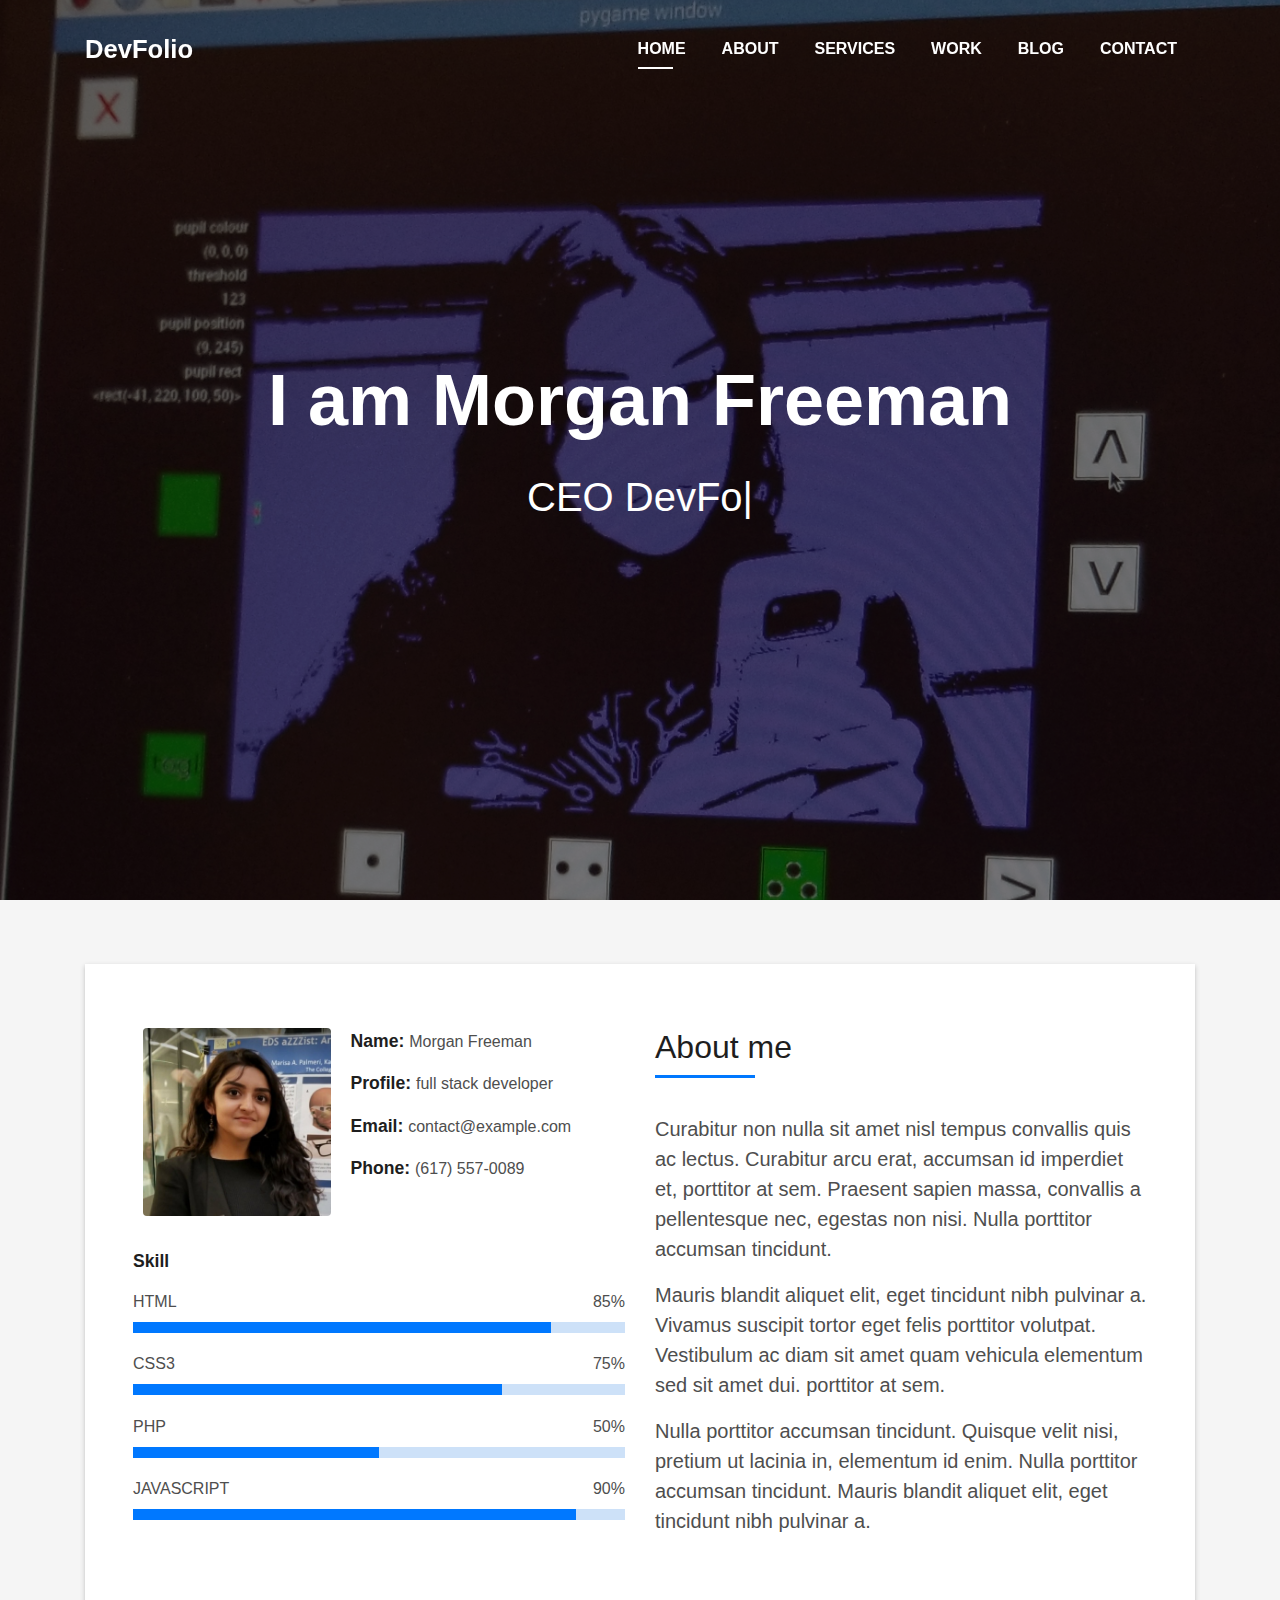
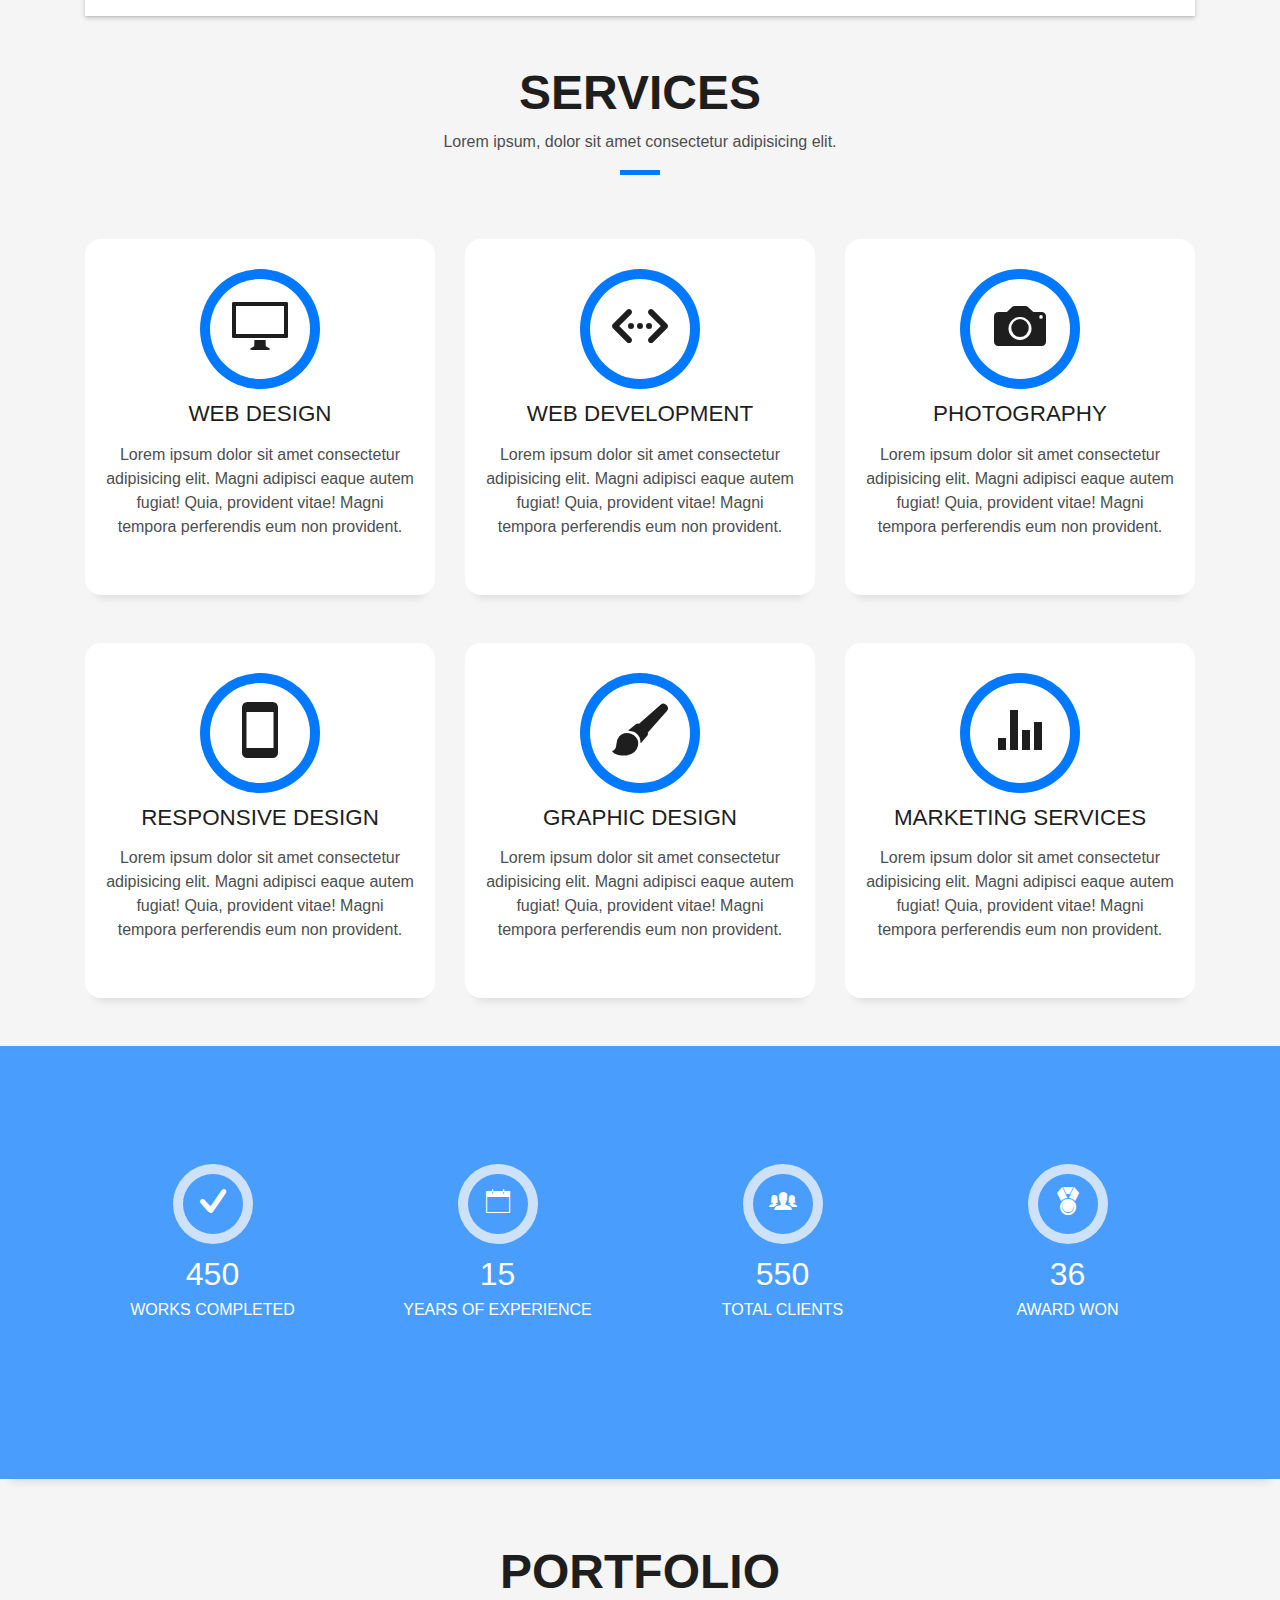
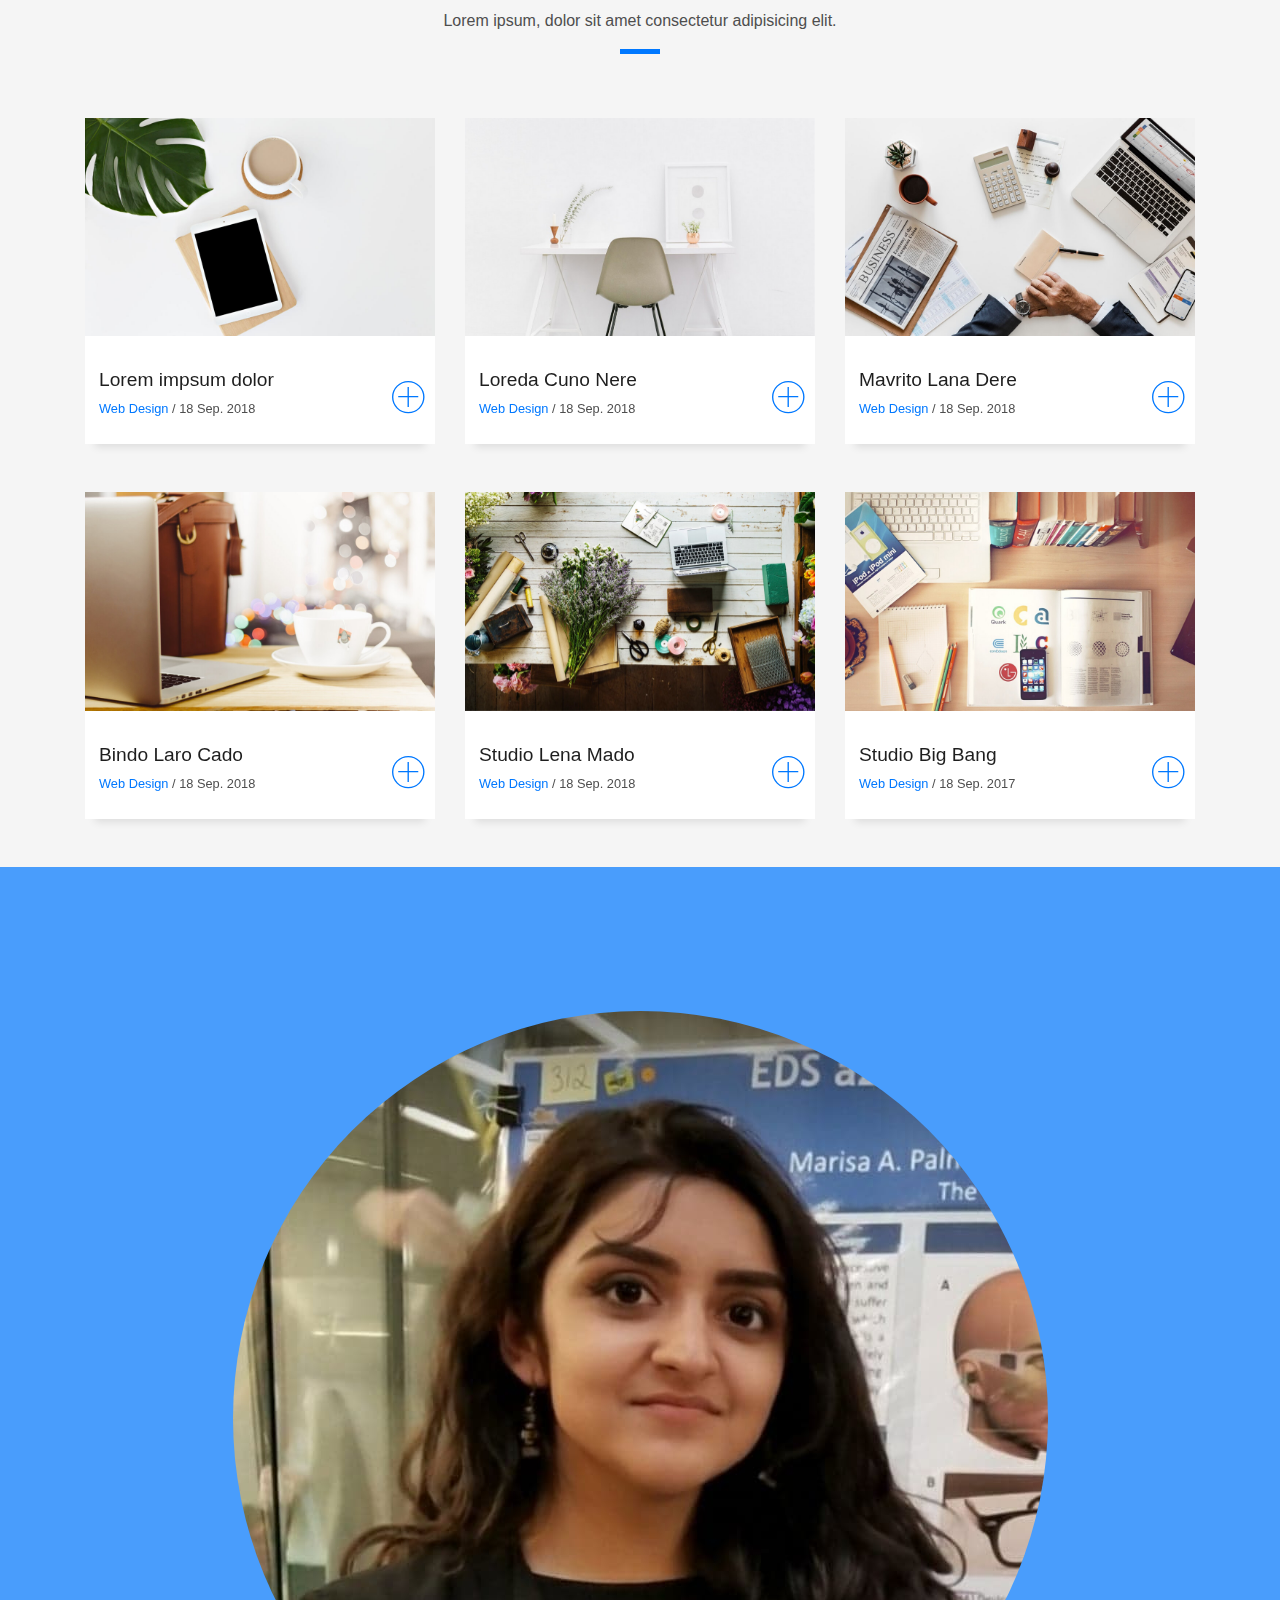
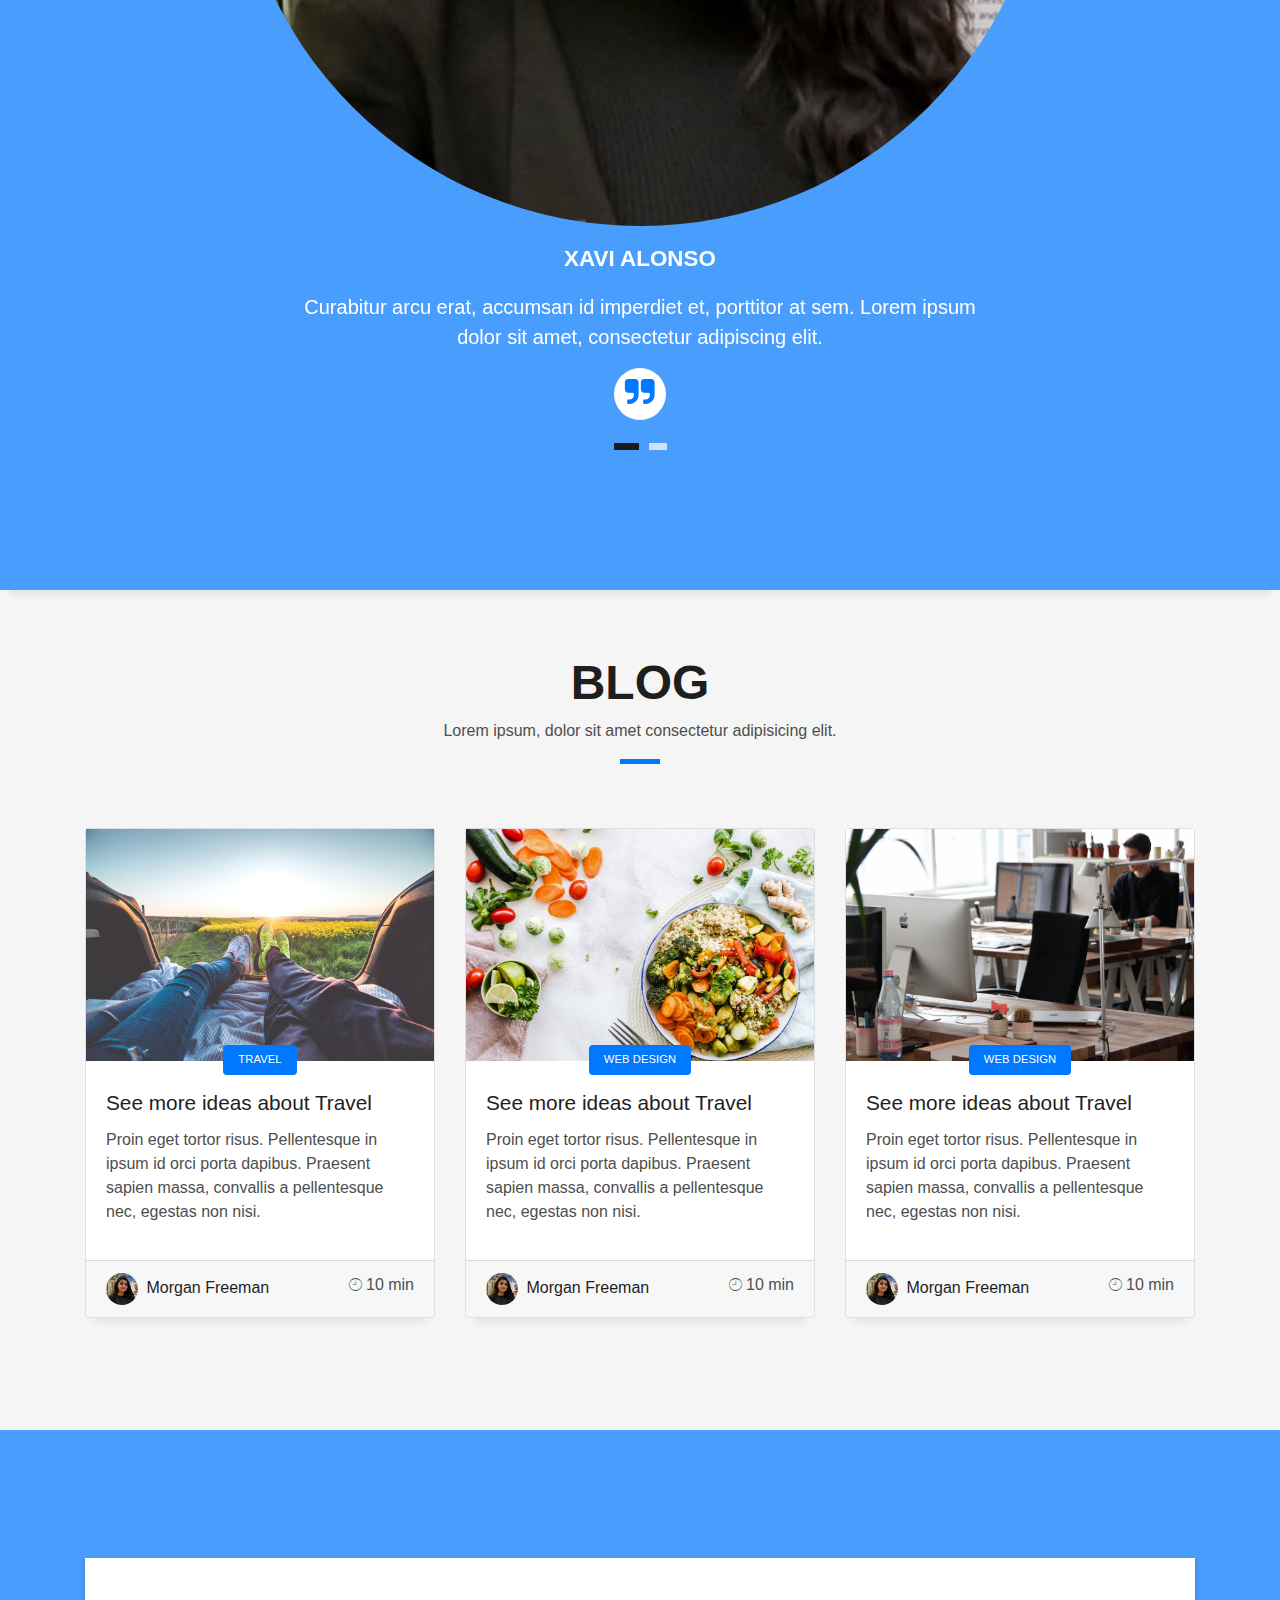
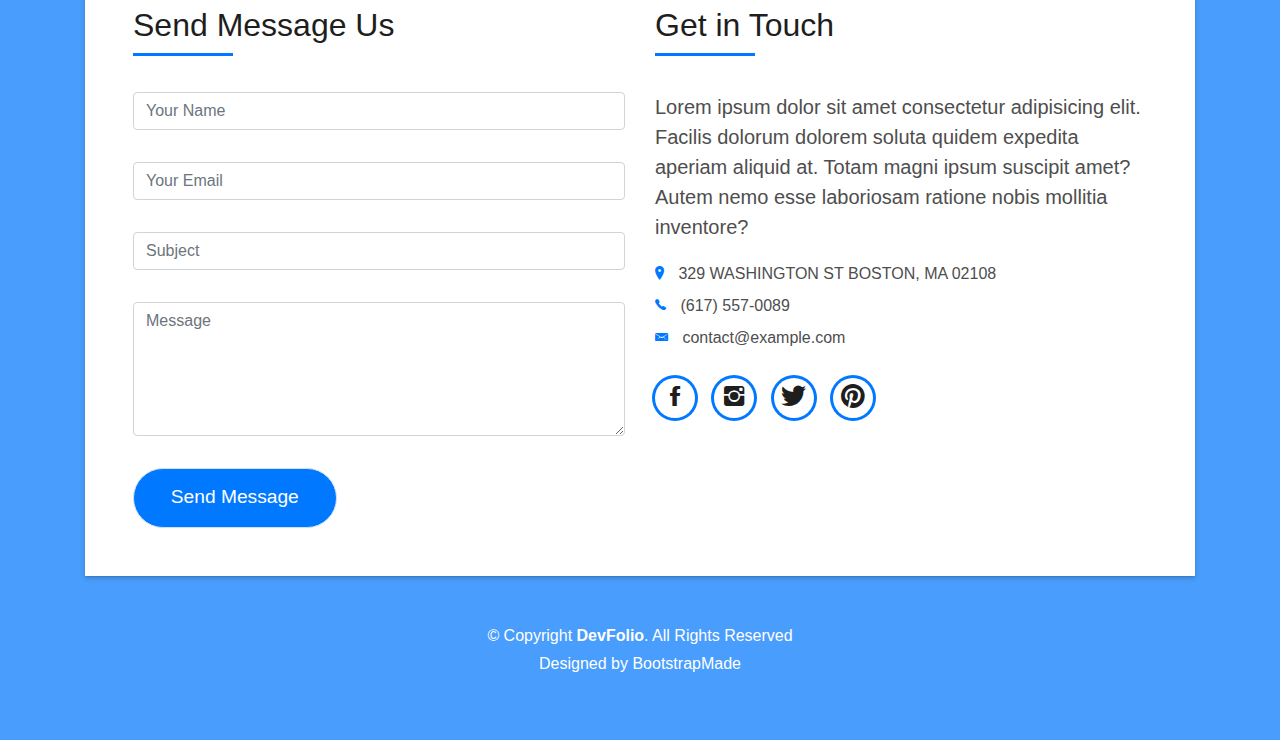
<file: DevFolio/old-index.html>
<!DOCTYPE html>
<html lang="en">
<head>
  <meta charset="utf-8">
  <title>DevFolio Bootstrap Template</title>
  <meta content="width=device-width, initial-scale=1.0" name="viewport">
  <meta content="" name="keywords">
  <meta content="" name="description">

  <!-- Favicons -->
  <link href="img/favicon.png" rel="icon">
  <link href="img/apple-touch-icon.png" rel="apple-touch-icon">

  <!-- Bootstrap CSS File -->
  <link href="lib/bootstrap/css/bootstrap.min.css" rel="stylesheet">

  <!-- Libraries CSS Files -->
  <link href="lib/font-awesome/css/font-awesome.min.css" rel="stylesheet">
  <link href="lib/animate/animate.min.css" rel="stylesheet">
  <link href="lib/ionicons/css/ionicons.min.css" rel="stylesheet">
  <link href="lib/owlcarousel/assets/owl.carousel.min.css" rel="stylesheet">
  <link href="lib/lightbox/css/lightbox.min.css" rel="stylesheet">

  <!-- Main Stylesheet File -->
  <link href="css/style.css" rel="stylesheet">

  <!-- =======================================================
    Theme Name: DevFolio
    Theme URL: https://bootstrapmade.com/devfolio-bootstrap-portfolio-html-template/
    Author: BootstrapMade.com
    License: https://bootstrapmade.com/license/
  ======================================================= -->
</head>

<body id="page-top">

  <!--/ Nav Star /-->
  <nav class="navbar navbar-b navbar-trans navbar-expand-md fixed-top" id="mainNav">
    <div class="container">
      <a class="navbar-brand js-scroll" href="#page-top">DevFolio</a>
      <button class="navbar-toggler collapsed" type="button" data-toggle="collapse" data-target="#navbarDefault"
        aria-controls="navbarDefault" aria-expanded="false" aria-label="Toggle navigation">
        <span></span>
        <span></span>
        <span></span>
      </button>
      <div class="navbar-collapse collapse justify-content-end" id="navbarDefault">
        <ul class="navbar-nav">
          <li class="nav-item">
            <a class="nav-link js-scroll active" href="#home">Home</a>
          </li>
          <li class="nav-item">
            <a class="nav-link js-scroll" href="#about">About</a>
          </li>
          <li class="nav-item">
            <a class="nav-link js-scroll" href="#service">Services</a>
          </li>
          <li class="nav-item">
            <a class="nav-link js-scroll" href="#work">Work</a>
          </li>
          <li class="nav-item">
            <a class="nav-link js-scroll" href="#blog">Blog</a>
          </li>
          <li class="nav-item">
            <a class="nav-link js-scroll" href="#contact">Contact</a>
          </li>
        </ul>
      </div>
    </div>
  </nav>
  <!--/ Nav End /-->

  <!--/ Intro Skew Star /-->
  <div id="home" class="intro route bg-image" style="background-image: url(img/intro-bg.jpg)">
    <div class="overlay-itro"></div>
    <div class="intro-content display-table">
      <div class="table-cell">
        <div class="container">
          <!--<p class="display-6 color-d">Hello, world!</p>-->
          <h1 class="intro-title mb-4">I am Morgan Freeman</h1>
          <p class="intro-subtitle"><span class="text-slider-items">CEO DevFolio,Web Developer,Web Designer,Frontend Developer,Graphic Designer</span><strong class="text-slider"></strong></p>
          <!-- <p class="pt-3"><a class="btn btn-primary btn js-scroll px-4" href="#about" role="button">Learn More</a></p> -->
        </div>
      </div>
    </div>
  </div>
  <!--/ Intro Skew End /-->

  <section id="about" class="about-mf sect-pt4 route">
    <div class="container">
      <div class="row">
        <div class="col-sm-12">
          <div class="box-shadow-full">
            <div class="row">
              <div class="col-md-6">
                <div class="row">
                  <div class="col-sm-6 col-md-5">
                    <div class="about-img">
                      <img src="img/testimonial-2.jpg" class="img-fluid rounded b-shadow-a" alt="">
                    </div>
                  </div>
                  <div class="col-sm-6 col-md-7">
                    <div class="about-info">
                      <p><span class="title-s">Name: </span> <span>Morgan Freeman</span></p>
                      <p><span class="title-s">Profile: </span> <span>full stack developer</span></p>
                      <p><span class="title-s">Email: </span> <span>contact@example.com</span></p>
                      <p><span class="title-s">Phone: </span> <span>(617) 557-0089</span></p>
                    </div>
                  </div>
                </div>
                <div class="skill-mf">
                  <p class="title-s">Skill</p>
                  <span>HTML</span> <span class="pull-right">85%</span>
                  <div class="progress">
                    <div class="progress-bar" role="progressbar" style="width: 85%;" aria-valuenow="85" aria-valuemin="0"
                      aria-valuemax="100"></div>
                  </div>
                  <span>CSS3</span> <span class="pull-right">75%</span>
                  <div class="progress">
                    <div class="progress-bar" role="progressbar" style="width: 75%" aria-valuenow="75" aria-valuemin="0"
                      aria-valuemax="100"></div>
                  </div>
                  <span>PHP</span> <span class="pull-right">50%</span>
                  <div class="progress">
                    <div class="progress-bar" role="progressbar" style="width: 50%" aria-valuenow="50" aria-valuemin="0"
                      aria-valuemax="100"></div>
                  </div>
                  <span>JAVASCRIPT</span> <span class="pull-right">90%</span>
                  <div class="progress">
                    <div class="progress-bar" role="progressbar" style="width: 90%" aria-valuenow="90" aria-valuemin="0"
                      aria-valuemax="100"></div>
                  </div>
                </div>
              </div>
              <div class="col-md-6">
                <div class="about-me pt-4 pt-md-0">
                  <div class="title-box-2">
                    <h5 class="title-left">
                      About me
                    </h5>
                  </div>
                  <p class="lead">
                    Curabitur non nulla sit amet nisl tempus convallis quis ac lectus. Curabitur arcu erat, accumsan id
                    imperdiet et, porttitor
                    at sem. Praesent sapien massa, convallis a pellentesque nec, egestas non nisi. Nulla
                    porttitor accumsan tincidunt.
                  </p>
                  <p class="lead">
                    Mauris blandit aliquet elit, eget tincidunt nibh pulvinar a. Vivamus suscipit tortor eget felis
                    porttitor volutpat. Vestibulum
                    ac diam sit amet quam vehicula elementum sed sit amet dui. porttitor at sem.
                  </p>
                  <p class="lead">
                    Nulla porttitor accumsan tincidunt. Quisque velit nisi, pretium ut lacinia in, elementum id enim.
                    Nulla porttitor accumsan
                    tincidunt. Mauris blandit aliquet elit, eget tincidunt nibh pulvinar a.
                  </p>
                </div>
              </div>
            </div>
          </div>
        </div>
      </div>
    </div>
  </section>

  <!--/ Section Services Star /-->
  <section id="service" class="services-mf route">
    <div class="container">
      <div class="row">
        <div class="col-sm-12">
          <div class="title-box text-center">
            <h3 class="title-a">
              Services
            </h3>
            <p class="subtitle-a">
              Lorem ipsum, dolor sit amet consectetur adipisicing elit.
            </p>
            <div class="line-mf"></div>
          </div>
        </div>
      </div>
      <div class="row">
        <div class="col-md-4">
          <div class="service-box">
            <div class="service-ico">
              <span class="ico-circle"><i class="ion-monitor"></i></span>
            </div>
            <div class="service-content">
              <h2 class="s-title">Web Design</h2>
              <p class="s-description text-center">
                Lorem ipsum dolor sit amet consectetur adipisicing elit. Magni adipisci eaque autem fugiat! Quia,
                provident vitae! Magni
                tempora perferendis eum non provident.
              </p>
            </div>
          </div>
        </div>
        <div class="col-md-4">
          <div class="service-box">
            <div class="service-ico">
              <span class="ico-circle"><i class="ion-code-working"></i></span>
            </div>
            <div class="service-content">
              <h2 class="s-title">Web Development</h2>
              <p class="s-description text-center">
                Lorem ipsum dolor sit amet consectetur adipisicing elit. Magni adipisci eaque autem fugiat! Quia,
                provident vitae! Magni
                tempora perferendis eum non provident.
              </p>
            </div>
          </div>
        </div>
        <div class="col-md-4">
          <div class="service-box">
            <div class="service-ico">
              <span class="ico-circle"><i class="ion-camera"></i></span>
            </div>
            <div class="service-content">
              <h2 class="s-title">Photography</h2>
              <p class="s-description text-center">
                Lorem ipsum dolor sit amet consectetur adipisicing elit. Magni adipisci eaque autem fugiat! Quia,
                provident vitae! Magni
                tempora perferendis eum non provident.
              </p>
            </div>
          </div>
        </div>
        <div class="col-md-4">
          <div class="service-box">
            <div class="service-ico">
              <span class="ico-circle"><i class="ion-android-phone-portrait"></i></span>
            </div>
            <div class="service-content">
              <h2 class="s-title">Responsive Design</h2>
              <p class="s-description text-center">
                Lorem ipsum dolor sit amet consectetur adipisicing elit. Magni adipisci eaque autem fugiat! Quia,
                provident vitae! Magni
                tempora perferendis eum non provident.
              </p>
            </div>
          </div>
        </div>
        <div class="col-md-4">
          <div class="service-box">
            <div class="service-ico">
              <span class="ico-circle"><i class="ion-paintbrush"></i></span>
            </div>
            <div class="service-content">
              <h2 class="s-title">Graphic Design</h2>
              <p class="s-description text-center">
                Lorem ipsum dolor sit amet consectetur adipisicing elit. Magni adipisci eaque autem fugiat! Quia,
                provident vitae! Magni
                tempora perferendis eum non provident.
              </p>
            </div>
          </div>
        </div>
        <div class="col-md-4">
          <div class="service-box">
            <div class="service-ico">
              <span class="ico-circle"><i class="ion-stats-bars"></i></span>
            </div>
            <div class="service-content">
              <h2 class="s-title">Marketing Services</h2>
              <p class="s-description text-center">
                Lorem ipsum dolor sit amet consectetur adipisicing elit. Magni adipisci eaque autem fugiat! Quia,
                provident vitae! Magni
                tempora perferendis eum non provident.
              </p>
            </div>
          </div>
        </div>
      </div>
    </div>
  </section>
  <!--/ Section Services End /-->

  <div class="section-counter paralax-mf bg-image" style="background-image: url(img/counters-bg.jpg)">
    <div class="overlay-mf"></div>
    <div class="container">
      <div class="row">
        <div class="col-sm-3 col-lg-3">
          <div class="counter-box">
            <div class="counter-ico">
              <span class="ico-circle"><i class="ion-checkmark-round"></i></span>
            </div>
            <div class="counter-num">
              <p class="counter">450</p>
              <span class="counter-text">WORKS COMPLETED</span>
            </div>
          </div>
        </div>
        <div class="col-sm-3 col-lg-3">
          <div class="counter-box pt-4 pt-md-0">
            <div class="counter-ico">
              <span class="ico-circle"><i class="ion-ios-calendar-outline"></i></span>
            </div>
            <div class="counter-num">
              <p class="counter">15</p>
              <span class="counter-text">YEARS OF EXPERIENCE</span>
            </div>
          </div>
        </div>
        <div class="col-sm-3 col-lg-3">
          <div class="counter-box pt-4 pt-md-0">
            <div class="counter-ico">
              <span class="ico-circle"><i class="ion-ios-people"></i></span>
            </div>
            <div class="counter-num">
              <p class="counter">550</p>
              <span class="counter-text">TOTAL CLIENTS</span>
            </div>
          </div>
        </div>
        <div class="col-sm-3 col-lg-3">
          <div class="counter-box pt-4 pt-md-0">
            <div class="counter-ico">
              <span class="ico-circle"><i class="ion-ribbon-a"></i></span>
            </div>
            <div class="counter-num">
              <p class="counter">36</p>
              <span class="counter-text">AWARD WON</span>
            </div>
          </div>
        </div>
      </div>
    </div>
  </div>

  <!--/ Section Portfolio Star /-->
  <section id="work" class="portfolio-mf sect-pt4 route">
    <div class="container">
      <div class="row">
        <div class="col-sm-12">
          <div class="title-box text-center">
            <h3 class="title-a">
              Portfolio
            </h3>
            <p class="subtitle-a">
              Lorem ipsum, dolor sit amet consectetur adipisicing elit.
            </p>
            <div class="line-mf"></div>
          </div>
        </div>
      </div>
      <div class="row">
        <div class="col-md-4">
          <div class="work-box">
            <a href="img/work-1.jpg" data-lightbox="gallery-mf">
              <div class="work-img">
                <img src="img/work-1.jpg" alt="" class="img-fluid">
              </div>
              <div class="work-content">
                <div class="row">
                  <div class="col-sm-8">
                    <h2 class="w-title">Lorem impsum dolor</h2>
                    <div class="w-more">
                      <span class="w-ctegory">Web Design</span> / <span class="w-date">18 Sep. 2018</span>
                    </div>
                  </div>
                  <div class="col-sm-4">
                    <div class="w-like">
                      <span class="ion-ios-plus-outline"></span>
                    </div>
                  </div>
                </div>
              </div>
            </a>
          </div>
        </div>
        <div class="col-md-4">
          <div class="work-box">
            <a href="img/work-2.jpg" data-lightbox="gallery-mf">
              <div class="work-img">
                <img src="img/work-2.jpg" alt="" class="img-fluid">
              </div>
              <div class="work-content">
                <div class="row">
                  <div class="col-sm-8">
                    <h2 class="w-title">Loreda Cuno Nere</h2>
                    <div class="w-more">
                      <span class="w-ctegory">Web Design</span> / <span class="w-date">18 Sep. 2018</span>
                    </div>
                  </div>
                  <div class="col-sm-4">
                    <div class="w-like">
                      <span class="ion-ios-plus-outline"></span>
                    </div>
                  </div>
                </div>
              </div>
            </a>
          </div>
        </div>
        <div class="col-md-4">
          <div class="work-box">
            <a href="img/work-3.jpg" data-lightbox="gallery-mf">
              <div class="work-img">
                <img src="img/work-3.jpg" alt="" class="img-fluid">
              </div>
              <div class="work-content">
                <div class="row">
                  <div class="col-sm-8">
                    <h2 class="w-title">Mavrito Lana Dere</h2>
                    <div class="w-more">
                      <span class="w-ctegory">Web Design</span> / <span class="w-date">18 Sep. 2018</span>
                    </div>
                  </div>
                  <div class="col-sm-4">
                    <div class="w-like">
                      <span class="ion-ios-plus-outline"></span>
                    </div>
                  </div>
                </div>
              </div>
            </a>
          </div>
        </div>
        <div class="col-md-4">
          <div class="work-box">
            <a href="img/work-4.jpg" data-lightbox="gallery-mf">
              <div class="work-img">
                <img src="img/work-4.jpg" alt="" class="img-fluid">
              </div>
              <div class="work-content">
                <div class="row">
                  <div class="col-sm-8">
                    <h2 class="w-title">Bindo Laro Cado</h2>
                    <div class="w-more">
                      <span class="w-ctegory">Web Design</span> / <span class="w-date">18 Sep. 2018</span>
                    </div>
                  </div>
                  <div class="col-sm-4">
                    <div class="w-like">
                      <span class="ion-ios-plus-outline"></span>
                    </div>
                  </div>
                </div>
              </div>
            </a>
          </div>
        </div>
        <div class="col-md-4">
          <div class="work-box">
            <a href="img/work-5.jpg" data-lightbox="gallery-mf">
              <div class="work-img">
                <img src="img/work-5.jpg" alt="" class="img-fluid">
              </div>
              <div class="work-content">
                <div class="row">
                  <div class="col-sm-8">
                    <h2 class="w-title">Studio Lena Mado</h2>
                    <div class="w-more">
                      <span class="w-ctegory">Web Design</span> / <span class="w-date">18 Sep. 2018</span>
                    </div>
                  </div>
                  <div class="col-sm-4">
                    <div class="w-like">
                      <span class="ion-ios-plus-outline"></span>
                    </div>
                  </div>
                </div>
              </div>
            </a>
          </div>
        </div>
        <div class="col-md-4">
          <div class="work-box">
            <a href="img/work-6.jpg" data-lightbox="gallery-mf">
              <div class="work-img">
                <img src="img/work-6.jpg" alt="" class="img-fluid">
              </div>
              <div class="work-content">
                <div class="row">
                  <div class="col-sm-8">
                    <h2 class="w-title">Studio Big Bang</h2>
                    <div class="w-more">
                      <span class="w-ctegory">Web Design</span> / <span class="w-date">18 Sep. 2017</span>
                    </div>
                  </div>
                  <div class="col-sm-4">
                    <div class="w-like">
                      <span class="ion-ios-plus-outline"></span>
                    </div>
                  </div>
                </div>
              </div>
            </a>
          </div>
        </div>
        
      </div>
    </div>
  </section>
  <!--/ Section Portfolio End /-->

  <!--/ Section Testimonials Star /-->
  <div class="testimonials paralax-mf bg-image" style="background-image: url(img/overlay-bg.jpg)">
    <div class="overlay-mf"></div>
    <div class="container">
      <div class="row">
        <div class="col-md-12">
          <div id="testimonial-mf" class="owl-carousel owl-theme">
            <div class="testimonial-box">
              <div class="author-test">
                <img src="img/testimonial-2.jpg" alt="" class="rounded-circle b-shadow-a">
                <span class="author">Xavi Alonso</span>
              </div>
              <div class="content-test">
                <p class="description lead">
                  Curabitur arcu erat, accumsan id imperdiet et, porttitor at sem. Lorem ipsum dolor sit amet,
                  consectetur adipiscing elit.
                </p>
                <span class="comit"><i class="fa fa-quote-right"></i></span>
              </div>
            </div>
            <div class="testimonial-box">
              <div class="author-test">
                <img src="img/testimonial-4.jpg" alt="" class="rounded-circle b-shadow-a">
                <span class="author">Marta Socrate</span>
              </div>
              <div class="content-test">
                <p class="description lead">
                  Curabitur arcu erat, accumsan id imperdiet et, porttitor at sem. Lorem ipsum dolor sit amet,
                  consectetur adipiscing elit.
                </p>
                <span class="comit"><i class="fa fa-quote-right"></i></span>
              </div>
            </div>
          </div>
        </div>
      </div>
    </div>
  </div>

  <!--/ Section Blog Star /-->
  <section id="blog" class="blog-mf sect-pt4 route">
    <div class="container">
      <div class="row">
        <div class="col-sm-12">
          <div class="title-box text-center">
            <h3 class="title-a">
              Blog
            </h3>
            <p class="subtitle-a">
              Lorem ipsum, dolor sit amet consectetur adipisicing elit.
            </p>
            <div class="line-mf"></div>
          </div>
        </div>
      </div>
      <div class="row">
        <div class="col-md-4">
          <div class="card card-blog">
            <div class="card-img">
              <a href="blog-single.html"><img src="img/post-1.jpg" alt="" class="img-fluid"></a>
            </div>
            <div class="card-body">
              <div class="card-category-box">
                <div class="card-category">
                  <h6 class="category">Travel</h6>
                </div>
              </div>
              <h3 class="card-title"><a href="blog-single.html">See more ideas about Travel</a></h3>
              <p class="card-description">
                Proin eget tortor risus. Pellentesque in ipsum id orci porta dapibus. Praesent sapien massa, convallis
                a pellentesque nec,
                egestas non nisi.
              </p>
            </div>
            <div class="card-footer">
              <div class="post-author">
                <a href="#">
                  <img src="img/testimonial-2.jpg" alt="" class="avatar rounded-circle">
                  <span class="author">Morgan Freeman</span>
                </a>
              </div>
              <div class="post-date">
                <span class="ion-ios-clock-outline"></span> 10 min
              </div>
            </div>
          </div>
        </div>
        <div class="col-md-4">
          <div class="card card-blog">
            <div class="card-img">
              <a href="blog-single.html"><img src="img/post-2.jpg" alt="" class="img-fluid"></a>
            </div>
            <div class="card-body">
              <div class="card-category-box">
                <div class="card-category">
                  <h6 class="category">Web Design</h6>
                </div>
              </div>
              <h3 class="card-title"><a href="blog-single.html">See more ideas about Travel</a></h3>
              <p class="card-description">
                Proin eget tortor risus. Pellentesque in ipsum id orci porta dapibus. Praesent sapien massa, convallis
                a pellentesque nec,
                egestas non nisi.
              </p>
            </div>
            <div class="card-footer">
              <div class="post-author">
                <a href="#">
                  <img src="img/testimonial-2.jpg" alt="" class="avatar rounded-circle">
                  <span class="author">Morgan Freeman</span>
                </a>
              </div>
              <div class="post-date">
                <span class="ion-ios-clock-outline"></span> 10 min
              </div>
            </div>
          </div>
        </div>
        <div class="col-md-4">
          <div class="card card-blog">
            <div class="card-img">
              <a href="blog-single.html"><img src="img/post-3.jpg" alt="" class="img-fluid"></a>
            </div>
            <div class="card-body">
              <div class="card-category-box">
                <div class="card-category">
                  <h6 class="category">Web Design</h6>
                </div>
              </div>
              <h3 class="card-title"><a href="blog-single.html">See more ideas about Travel</a></h3>
              <p class="card-description">
                Proin eget tortor risus. Pellentesque in ipsum id orci porta dapibus. Praesent sapien massa, convallis
                a pellentesque nec,
                egestas non nisi.
              </p>
            </div>
            <div class="card-footer">
              <div class="post-author">
                <a href="#">
                  <img src="img/testimonial-2.jpg" alt="" class="avatar rounded-circle">
                  <span class="author">Morgan Freeman</span>
                </a>
              </div>
              <div class="post-date">
                <span class="ion-ios-clock-outline"></span> 10 min
              </div>
            </div>
          </div>
        </div>
      </div>
    </div>
  </section>
  <!--/ Section Blog End /-->

  <!--/ Section Contact-Footer Star /-->
  <section class="paralax-mf footer-paralax bg-image sect-mt4 route" style="background-image: url(img/overlay-bg.jpg)">
    <div class="overlay-mf"></div>
    <div class="container">
      <div class="row">
        <div class="col-sm-12">
          <div class="contact-mf">
            <div id="contact" class="box-shadow-full">
              <div class="row">
                <div class="col-md-6">
                  <div class="title-box-2">
                    <h5 class="title-left">
                      Send Message Us
                    </h5>
                  </div>
                  <div>
                      <form action="" method="post" role="form" class="contactForm">
                      <div id="sendmessage">Your message has been sent. Thank you!</div>
                      <div id="errormessage"></div>
                      <div class="row">
                        <div class="col-md-12 mb-3">
                          <div class="form-group">
                            <input type="text" name="name" class="form-control" id="name" placeholder="Your Name" data-rule="minlen:4" data-msg="Please enter at least 4 chars" />
                            <div class="validation"></div>
                          </div>
                        </div>
                        <div class="col-md-12 mb-3">
                          <div class="form-group">
                            <input type="email" class="form-control" name="email" id="email" placeholder="Your Email" data-rule="email" data-msg="Please enter a valid email" />
                            <div class="validation"></div>
                          </div>
                        </div>
                        <div class="col-md-12 mb-3">
                            <div class="form-group">
                              <input type="text" class="form-control" name="subject" id="subject" placeholder="Subject" data-rule="minlen:4" data-msg="Please enter at least 8 chars of subject" />
                              <div class="validation"></div>
                            </div>
                        </div>
                        <div class="col-md-12 mb-3">
                          <div class="form-group">
                            <textarea class="form-control" name="message" rows="5" data-rule="required" data-msg="Please write something for us" placeholder="Message"></textarea>
                            <div class="validation"></div>
                          </div>
                        </div>
                        <div class="col-md-12">
                          <button type="submit" class="button button-a button-big button-rouded">Send Message</button>
                        </div>
                      </div>
                    </form>
                  </div>
                </div>
                <div class="col-md-6">
                  <div class="title-box-2 pt-4 pt-md-0">
                    <h5 class="title-left">
                      Get in Touch
                    </h5>
                  </div>
                  <div class="more-info">
                    <p class="lead">
                      Lorem ipsum dolor sit amet consectetur adipisicing elit. Facilis dolorum dolorem soluta quidem
                      expedita aperiam aliquid at.
                      Totam magni ipsum suscipit amet? Autem nemo esse laboriosam ratione nobis
                      mollitia inventore?
                    </p>
                    <ul class="list-ico">
                      <li><span class="ion-ios-location"></span> 329 WASHINGTON ST BOSTON, MA 02108</li>
                      <li><span class="ion-ios-telephone"></span> (617) 557-0089</li>
                      <li><span class="ion-email"></span> contact@example.com</li>
                    </ul>
                  </div>
                  <div class="socials">
                    <ul>
                      <li><a href=""><span class="ico-circle"><i class="ion-social-facebook"></i></span></a></li>
                      <li><a href=""><span class="ico-circle"><i class="ion-social-instagram"></i></span></a></li>
                      <li><a href=""><span class="ico-circle"><i class="ion-social-twitter"></i></span></a></li>
                      <li><a href=""><span class="ico-circle"><i class="ion-social-pinterest"></i></span></a></li>
                    </ul>
                  </div>
                </div>
              </div>
            </div>
          </div>
        </div>
      </div>
    </div>
    <footer>
      <div class="container">
        <div class="row">
          <div class="col-sm-12">
            <div class="copyright-box">
              <p class="copyright">&copy; Copyright <strong>DevFolio</strong>. All Rights Reserved</p>
              <div class="credits">
                <!--
                  All the links in the footer should remain intact.
                  You can delete the links only if you purchased the pro version.
                  Licensing information: https://bootstrapmade.com/license/
                  Purchase the pro version with working PHP/AJAX contact form: https://bootstrapmade.com/buy/?theme=DevFolio
                -->
                Designed by <a href="https://bootstrapmade.com/">BootstrapMade</a>
              </div>
            </div>
          </div>
        </div>
      </div>
    </footer>
  </section>
  <!--/ Section Contact-footer End /-->

  <a href="#" class="back-to-top"><i class="fa fa-chevron-up"></i></a>
  <div id="preloader"></div>

  <!-- JavaScript Libraries -->
  <script src="lib/jquery/jquery.min.js"></script>
  <script src="lib/jquery/jquery-migrate.min.js"></script>
  <script src="lib/popper/popper.min.js"></script>
  <script src="lib/bootstrap/js/bootstrap.min.js"></script>
  <script src="lib/easing/easing.min.js"></script>
  <script src="lib/counterup/jquery.waypoints.min.js"></script>
  <script src="lib/counterup/jquery.counterup.js"></script>
  <script src="lib/owlcarousel/owl.carousel.min.js"></script>
  <script src="lib/lightbox/js/lightbox.min.js"></script>
  <script src="lib/typed/typed.min.js"></script>
  <!-- Contact Form JavaScript File -->
  <script src="contactform/contactform.js"></script>

  <!-- Template Main Javascript File -->
  <script src="js/main.js"></script>

</body>
</html>
</file>
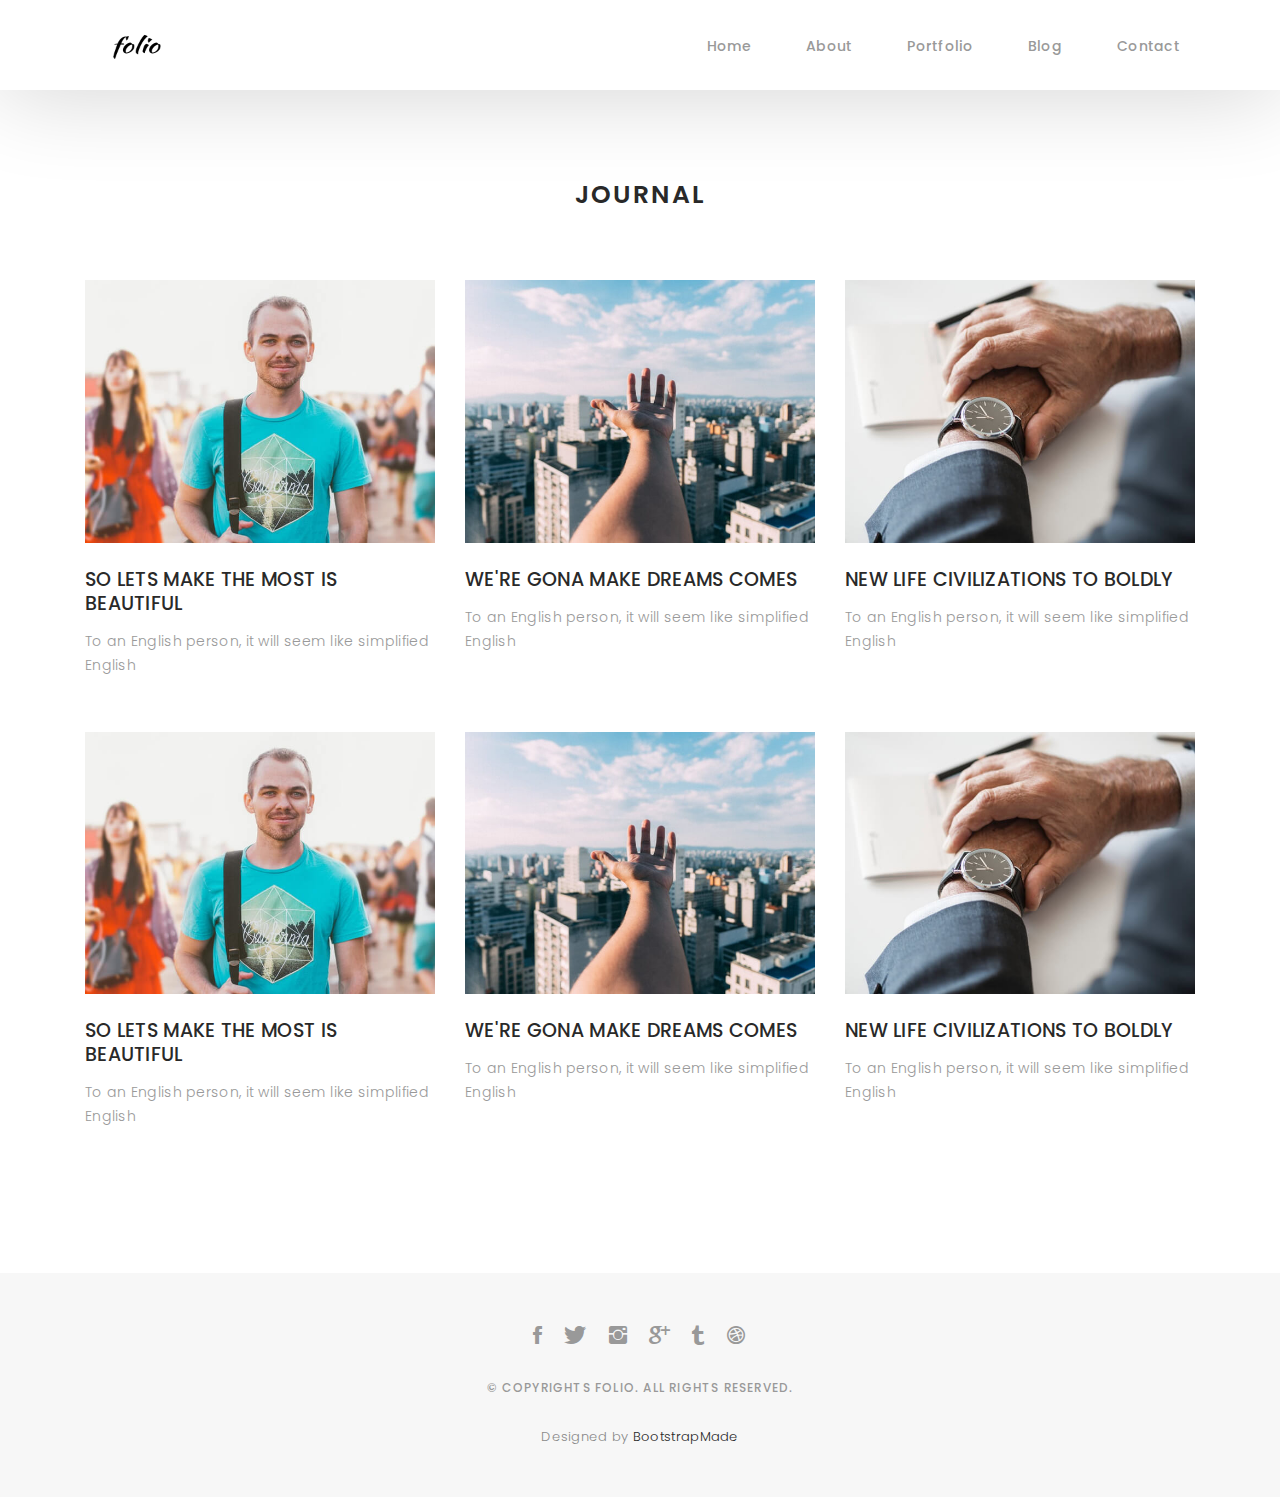
<file: Folio/blog-grid.html>
<!DOCTYPE html>
<html lang="en">

<head>
  <!-- meta -->
  <meta charset="utf-8">
  <meta content="width=device-width, initial-scale=1.0" name="viewport">

  <title>Folio - Blog Grid</title>
  <meta content="" name="keywords">
  <meta content="" name="description">

  <!-- Google Fonts -->
  <link href="https://fonts.googleapis.com/css?family=Poppins:300,300i,400,400i,500,500i,600,600i,700,700i|Playfair+Display:400,400i,700,700i,900,900i" rel="stylesheet">

  <!-- Bootstrap CSS File -->
  <link href="lib/bootstrap/css/bootstrap.min.css" rel="stylesheet">

  <!-- Libraries CSS Files -->
  <link href="lib/ionicons/css/ionicons.min.css" rel="stylesheet">
  <link href="lib/owlcarousel/assets/owl.carousel.min.css" rel="stylesheet">
  <link href="lib/magnific-popup/magnific-popup.css" rel="stylesheet">
  <link href="lib/hover/hover.min.css" rel="stylesheet">

  <!-- Blog Stylesheet File -->
  <link href="css/blog.css" rel="stylesheet">

  <!-- Main Stylesheet File -->
  <link href="css/style.css" rel="stylesheet">

  <!-- Responsive css -->
  <link href="css/responsive.css" rel="stylesheet">

  <!-- Favicon -->
  <link rel="shortcut icon" href="images/favicon.png">

  <!-- =======================================================
    Theme Name: Folio
    Theme URL: https://bootstrapmade.com/folio-bootstrap-portfolio-template/
    Author: BootstrapMade.com
    Author URL: https://bootstrapmade.com
  ======================================================= -->
</head>

<body>

  <!-- start section navbar -->
  <nav id="main-nav-subpage" class="subpage-nav">
    <div class="row">
      <div class="container">

        <div class="logo">
          <a href="index.html"><img src="images/logo.png" alt="logo"></a>
        </div>

        <div class="responsive"><i data-icon="m" class="ion-navicon-round"></i></div>

        <ul class="nav-menu list-unstyled">
          <li><a href="#homee" class="smoothScroll">Home</a></li>
          <li><a href="#about" class="smoothScroll">About</a></li>
          <li><a href="#portfolio" class="smoothScroll">Portfolio</a></li>
          <li><a href="#blog" class="smoothScroll">Blog</a></li>
          <li><a href="#contact" class="smoothScroll">Contact</a></li>
        </ul>

      </div>
    </div>
  </nav>
  <!-- End section navbar -->

  <!-- start section journal -->
  <div id="journal-blog" class="text-left  paddsections">

    <div class="container">
      <div class="section-title text-center">
        <h2>journal</h2>
      </div>
    </div>

    <div class="container">
      <div class="journal-block">
        <div class="row">

          <div class="col-lg-4 col-md-6">
            <div class="journal-info mb-30">

              <a href="blog-single.html"><img src="images/blog-post-1.jpg" class="img-responsive" alt="img"></a>

              <div class="journal-txt">

                <h4><a href="blog-single.html">SO LETS MAKE THE MOST IS BEAUTIFUL</a></h4>
                <p class="separator">To an English person, it will seem like simplified English
                </p>

              </div>

            </div>
          </div>

          <div class="col-lg-4 col-md-6">
            <div class="journal-info mb-30">

              <a href="blog-single.html"><img src="images/blog-post-2.jpg" class="img-responsive" alt="img"></a>

              <div class="journal-txt">

                <h4><a href="blog-single.html">WE'RE GONA MAKE DREAMS COMES</a></h4>
                <p class="separator">To an English person, it will seem like simplified English
                </p>

              </div>

            </div>
          </div>

          <div class="col-lg-4 col-md-6">
            <div class="journal-info mb-30">

              <a href="blog-single.html"><img src="images/blog-post-3.jpg" class="img-responsive" alt="img"></a>

              <div class="journal-txt">

                <h4><a href="blog-single.html">NEW LIFE CIVILIZATIONS TO BOLDLY</a></h4>
                <p class="separator">To an English person, it will seem like simplified English
                </p>

              </div>

            </div>
          </div>

          <div class="col-lg-4 col-md-6">
            <div class="journal-info mb-30">

              <a href="blog-single.html"><img src="images/blog-post-1.jpg" class="img-responsive" alt="img"></a>

              <div class="journal-txt">

                <h4><a href="blog-single.html">SO LETS MAKE THE MOST IS BEAUTIFUL</a></h4>
                <p class="separator">To an English person, it will seem like simplified English
                </p>

              </div>

            </div>
          </div>

          <div class="col-lg-4 col-md-6">
            <div class="journal-info mb-30">

              <a href="blog-single.html"><img src="images/blog-post-2.jpg" class="img-responsive" alt="img"></a>

              <div class="journal-txt">

                <h4><a href="blog-single.html">WE'RE GONA MAKE DREAMS COMES</a></h4>
                <p class="separator">To an English person, it will seem like simplified English
                </p>

              </div>

            </div>
          </div>

          <div class="col-lg-4 col-md-6">
            <div class="journal-info mb-30">

              <a href="blog-single.html"><img src="images/blog-post-3.jpg" class="img-responsive" alt="img"></a>

              <div class="journal-txt">

                <h4><a href="blog-single.html">NEW LIFE CIVILIZATIONS TO BOLDLY</a></h4>
                <p class="separator">To an English person, it will seem like simplified English
                </p>

              </div>

            </div>
          </div>

        </div>
      </div>
    </div>
  </div>
  <!-- End section journal -->


  <!-- start section footer -->
  <div id="footer" class="text-center">
    <div class="container">
      <div class="socials-media text-center">

        <ul class="list-unstyled">
          <li><a href="#"><i class="ion-social-facebook"></i></a></li>
          <li><a href="#"><i class="ion-social-twitter"></i></a></li>
          <li><a href="#"><i class="ion-social-instagram"></i></a></li>
          <li><a href="#"><i class="ion-social-googleplus"></i></a></li>
          <li><a href="#"><i class="ion-social-tumblr"></i></a></li>
          <li><a href="#"><i class="ion-social-dribbble"></i></a></li>
        </ul>

      </div>

      <p>&copy; Copyrights Folio. All rights reserved.</p>

      <div class="credits">
        <!--
          All the links in the footer should remain intact.
          You can delete the links only if you purchased the pro version.
          Licensing information: https://bootstrapmade.com/license/
          Purchase the pro version with working PHP/AJAX contact form: https://bootstrapmade.com/buy/?theme=Folio
        -->
        Designed by <a href="https://bootstrapmade.com/">BootstrapMade</a>
      </div>

    </div>
  </div>
  <!-- End section footer -->

  <!-- JavaScript Libraries -->
  <script src="lib/jquery/jquery.min.js"></script>
  <script src="lib/jquery/jquery-migrate.min.js"></script>
  <script src="lib/bootstrap/js/bootstrap.bundle.min.js"></script>
  <script src="lib/typed/typed.js"></script>
  <script src="lib/owlcarousel/owl.carousel.min.js"></script>
  <script src="lib/magnific-popup/magnific-popup.min.js"></script>
  <script src="lib/isotope/isotope.pkgd.min.js"></script>

  <!-- Contact Form JavaScript File -->
  <script src="contactform/contactform.js"></script>

  <!-- Template Main Javascript File -->
  <script src="js/main.js"></script>

</body>

</html>
</file>
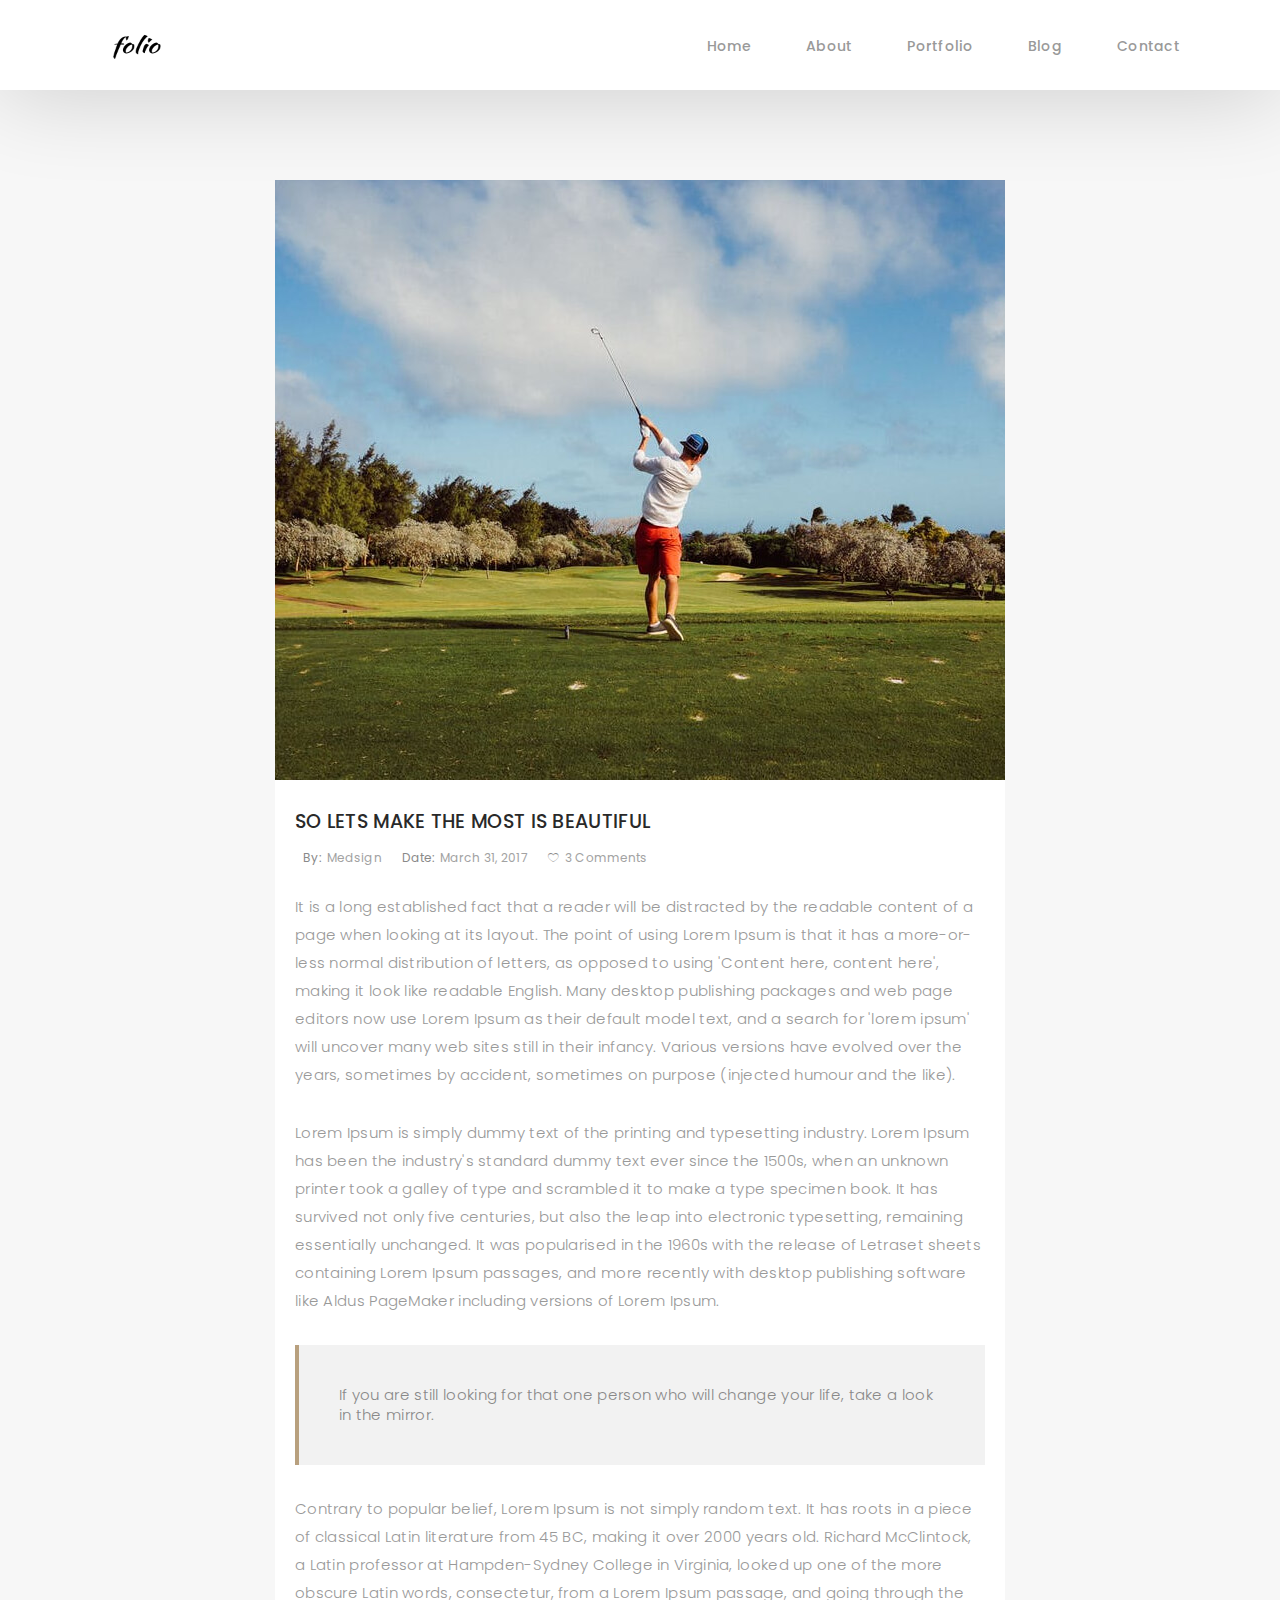
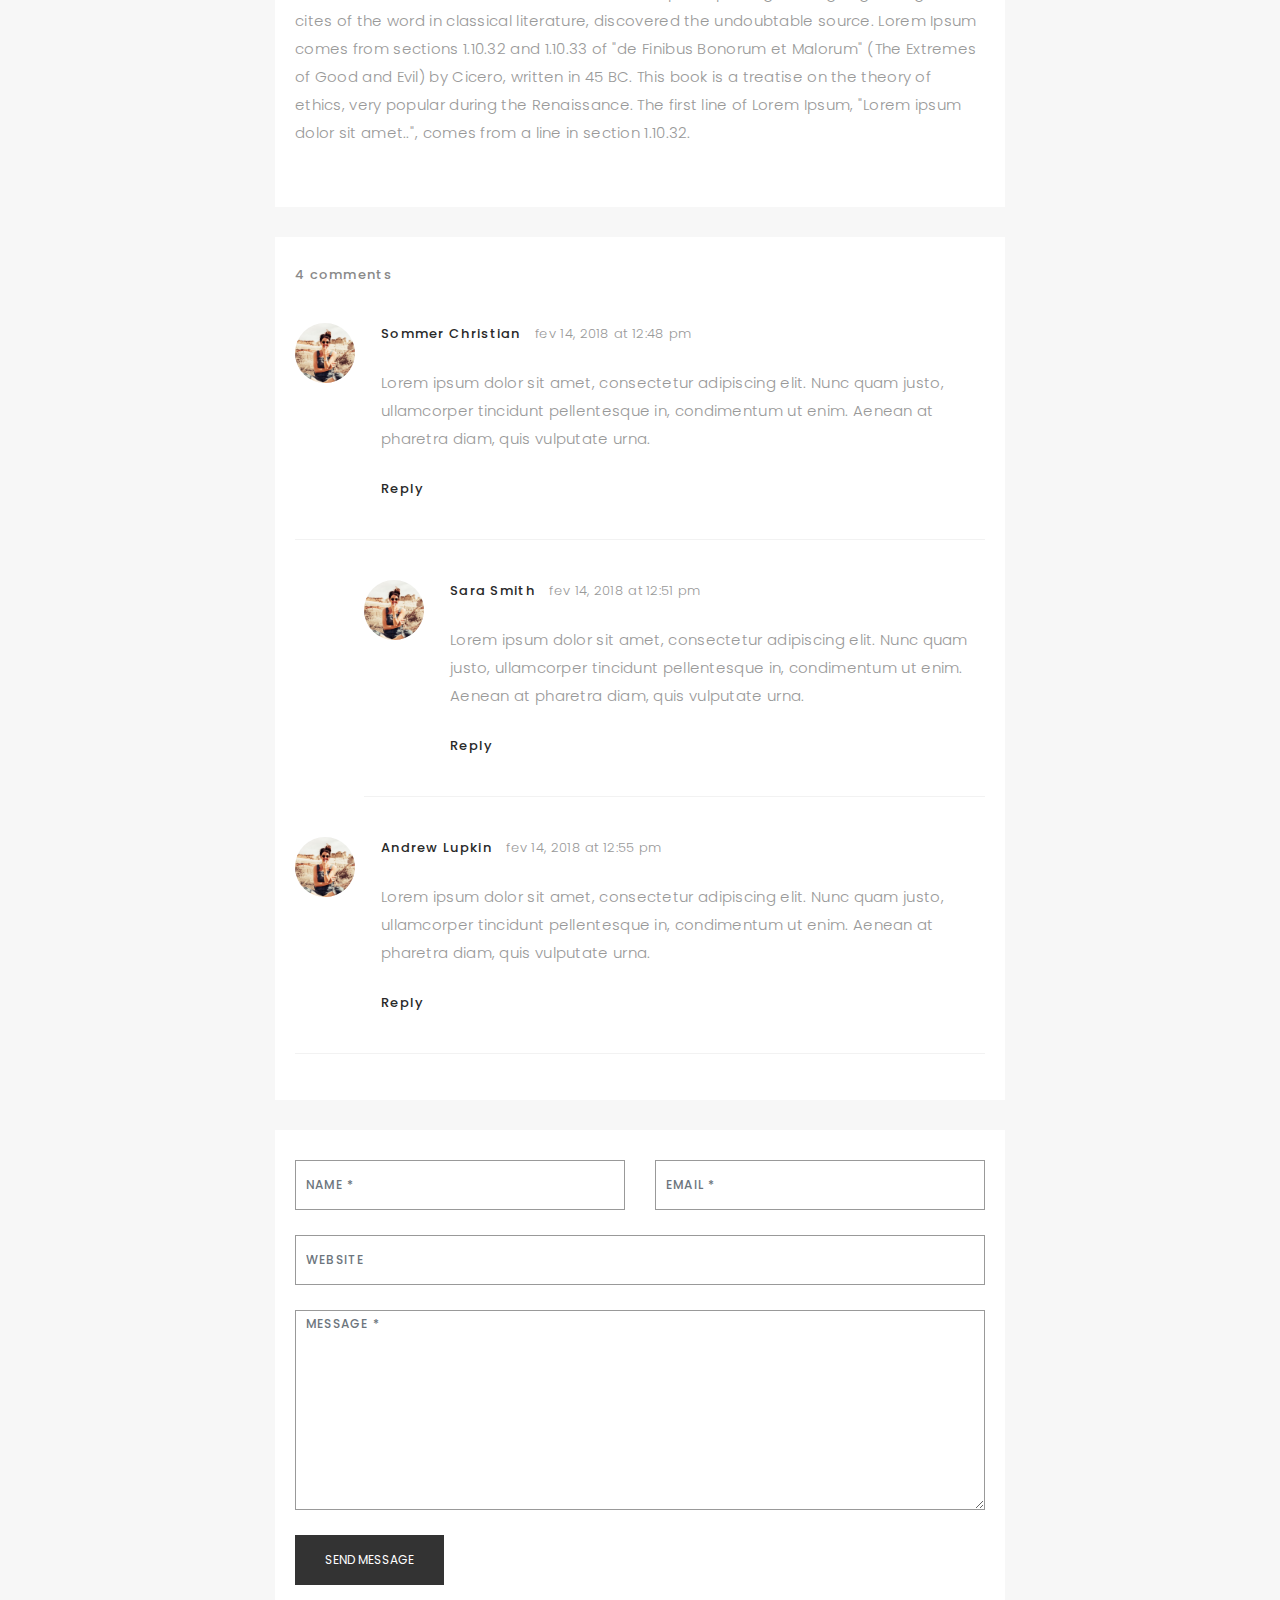
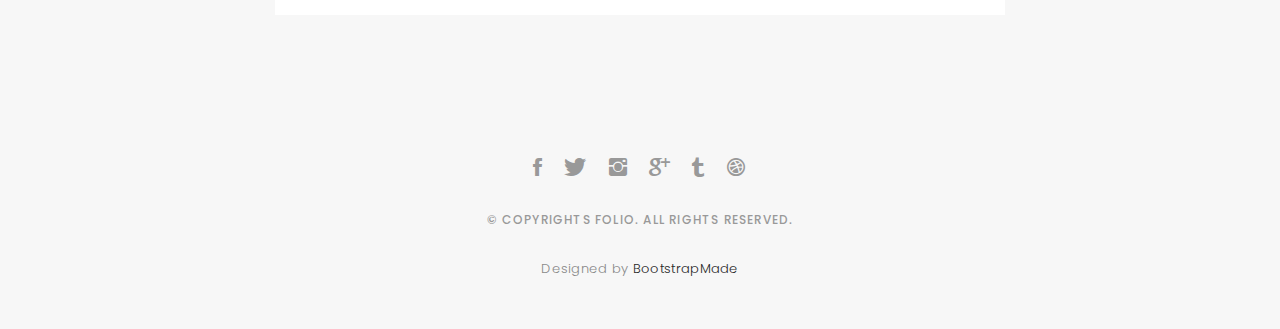
<file: Folio/blog-single.html>
<!DOCTYPE html>
<html lang="en">

<head>
  <!-- meta -->
  <meta charset="utf-8">
  <meta content="width=device-width, initial-scale=1.0" name="viewport">

  <title>Folio - Blog Singlee</title>
  <meta content="" name="keywords">
  <meta content="" name="description">

  <!-- Google Fonts -->
  <link href="https://fonts.googleapis.com/css?family=Poppins:300,300i,400,400i,500,500i,600,600i,700,700i|Playfair+Display:400,400i,700,700i,900,900i" rel="stylesheet">

  <!-- Bootstrap CSS File -->
  <link href="lib/bootstrap/css/bootstrap.min.css" rel="stylesheet">

  <!-- Libraries CSS Files -->
  <link href="lib/ionicons/css/ionicons.min.css" rel="stylesheet">
  <link href="lib/owlcarousel/assets/owl.carousel.min.css" rel="stylesheet">
  <link href="lib/magnific-popup/magnific-popup.css" rel="stylesheet">
  <link href="lib/hover/hover.min.css" rel="stylesheet">

  <!-- Blog Stylesheet File -->
  <link href="css/blog.css" rel="stylesheet">

  <!-- Main Stylesheet File -->
  <link href="css/style.css" rel="stylesheet">

  <!-- Responsive css -->
  <link href="css/responsive.css" rel="stylesheet">

  <!-- Favicon -->
  <link rel="shortcut icon" href="images/favicon.png">

  <!-- =======================================================
    Theme Name: Folio
    Theme URL: https://bootstrapmade.com/folio-bootstrap-portfolio-template/
    Author: BootstrapMade.com
    Author URL: https://bootstrapmade.com
  ======================================================= -->
</head>

<body>

  <!-- start section navbar -->
  <nav id="main-nav-subpage" class="subpage-nav">
    <div class="row">
      <div class="container">

        <div class="logo">
          <a href="index.html"><img src="images/logo.png" alt="logo"></a>
        </div>

        <div class="responsive"><i data-icon="m" class="ion-navicon-round"></i></div>

        <ul class="nav-menu list-unstyled">
          <li><a href="#homee" class="smoothScroll">Home</a></li>
          <li><a href="#about" class="smoothScroll">About</a></li>
          <li><a href="#portfolio" class="smoothScroll">Portfolio</a></li>
          <li><a href="#blog" class="smoothScroll">Blog</a></li>
          <li><a href="#contact" class="smoothScroll">Contact</a></li>
        </ul>
      </div>
    </div>
  </nav>
  <!-- End section navbar -->
  <!-- start section main content -->
  <div class="main-content paddsection">
    <div class="container">
      <div class="row justify-content-center">
        <div class="col-md-8 col-md-offset-2">
          <div class="row">
            <div class="container-main single-main">
              <div class="col-md-12">
                <div class="block-main mb-30">
                  <img src="images/blog-post-big.jpg" class="img-responsive" alt="reviews2">
                  <div class="content-main single-post padDiv">
                    <div class="journal-txt">
                      <h4><a href="#">SO LETS MAKE THE MOST IS BEAUTIFUL</a></h4>
                    </div>
                    <div class="post-meta">
                      <ul class="list-unstyled mb-0">
                        <li class="author">by:<a href="#">medsign</a></li>
                        <li class="date">date:<a href="#">March 31, 2017</a></li>
                        <li class="commont"><i class="ion-ios-heart-outline"></i><a href="#">3 Comments</a></li>
                      </ul>
                    </div>
                    <p class="mb-30">It is a long established fact that a reader will be distracted by the readable content of a page when looking at its layout. The point of using Lorem Ipsum is that it has a more-or-less normal distribution of letters, as opposed to
                      using 'Content here, content here', making it look like readable English. Many desktop publishing packages and web page editors now use Lorem Ipsum as their default model text, and a search for 'lorem ipsum' will uncover many web
                      sites still in their infancy. Various versions have evolved over the years, sometimes by accident, sometimes on purpose (injected humour and the like).</p>
                    <p class="mb-30">Lorem Ipsum is simply dummy text of the printing and typesetting industry. Lorem Ipsum has been the industry's standard dummy text ever since the 1500s, when an unknown printer took a galley of type and scrambled it to make a type
                      specimen book. It has survived not only five centuries, but also the leap into electronic typesetting, remaining essentially unchanged. It was popularised in the 1960s with the release of Letraset sheets containing Lorem Ipsum passages,
                      and more recently with desktop publishing software like Aldus PageMaker including versions of Lorem Ipsum.</p>
                    <blockquote>If you are still looking for that one person who will change your life, take a look in the mirror.</blockquote>
                    <p class="mb-30">Contrary to popular belief, Lorem Ipsum is not simply random text. It has roots in a piece of classical Latin literature from 45 BC, making it over 2000 years old. Richard McClintock, a Latin professor at Hampden-Sydney College in
                      Virginia, looked up one of the more obscure Latin words, consectetur, from a Lorem Ipsum passage, and going through the cites of the word in classical literature, discovered the undoubtable source. Lorem Ipsum comes from sections
                      1.10.32 and 1.10.33 of "de Finibus Bonorum et Malorum" (The Extremes of Good and Evil) by Cicero, written in 45 BC. This book is a treatise on the theory of ethics, very popular during the Renaissance. The first line of Lorem Ipsum,
                      "Lorem ipsum dolor sit amet..", comes from a line in section 1.10.32.</p>
                  </div>
                </div>
              </div>
              <div class="col-md-12">
                <div class="comments text-left padDiv mb-30">
                  <div class="entry-comments">
                    <h6 class="mb-30">4 comments</h6>
                    <ul class="entry-comments-list list-unstyled">
                      <li>
                        <div class="entry-comments-item">
                          <img src="images/avatar.jpg" class="entry-comments-avatar" alt="">
                          <div class="entry-comments-body">
                            <span class="entry-comments-author">Sommer Christian</span>
                            <span><a href="#">fev 14, 2018 at 12:48 pm</a></span>
                            <p class="mb-10">Lorem ipsum dolor sit amet, consectetur adipiscing elit. Nunc quam justo, ullamcorper tincidunt pellentesque in, condimentum ut enim. Aenean at pharetra diam, quis vulputate urna. </p>
                            <a class="rep" href="#">Reply</a>
                          </div>
                        </div>
                        <ul class="entry-comments-reply list-unstyled">
                          <li>
                            <div class="entry-comments-item">
                              <img src="images/avatar.jpg" class="entry-comments-avatar" alt="">
                              <div class="entry-comments-body">
                                <span class="entry-comments-author">Sara Smith</span>
                                <span><a href="#">fev 14, 2018 at 12:51 pm</a></span>
                                <p class="mb-10">Lorem ipsum dolor sit amet, consectetur adipiscing elit. Nunc quam justo, ullamcorper tincidunt pellentesque in, condimentum ut enim. Aenean at pharetra diam, quis vulputate urna.</p>
                                <a class="rep" href="#">Reply</a>
                              </div>
                            </div>
                          </li>
                        </ul>
                      </li>
                      <li>
                        <div class="entry-comments-item">
                          <img src="images/avatar.jpg" class="entry-comments-avatar" alt="">
                          <div class="entry-comments-body">
                            <span class="entry-comments-author">Andrew Lupkin</span>
                            <span><a href="#">fev 14, 2018 at 12:55 pm</a></span>
                            <p class="mb-10">Lorem ipsum dolor sit amet, consectetur adipiscing elit. Nunc quam justo, ullamcorper tincidunt pellentesque in, condimentum ut enim. Aenean at pharetra diam, quis vulputate urna. </p>
                            <a class="rep" href="#">Reply</a>
                          </div>
                        </div>
                      </li>
                    </ul>
                  </div>
                </div>
              </div>
              <div class="col-lg-12">
                <div class="cmt padDiv">
                  <form id="comment-form" method="post" action="" role="form">
                    <div class="row">
                        <div class="col-lg-6">
                          <div class="form-group">
                            <input id="form_name" type="text" name="name" class="form-control" placeholder="Name *" required="required">
                          </div>
                        </div>
                        <div class="col-lg-6">
                          <div class="form-group">
                            <input id="form_email" type="email" name="email" class="form-control" placeholder="email *" required="required">
                          </div>
                        </div>
                        <div class="col-md-12">
                          <div class="form-group">
                            <input id="form_name" type="text" name="website" class="form-control" placeholder="Website">
                          </div>
                        </div>
                        <div class="col-lg-12">
                          <div class="form-group">
                            <textarea id="form_message" name="message" class="form-control" placeholder="Message *" style="height: 200px;" required="required"></textarea>
                          </div>
                        </div>
                        <div class="col-lg-12">
                          <input type="submit" class="btn btn-defeault btn-send" value="Send message">
                        </div>
                    </div>
                  </form>
                </div>
              </div>
            </div>
          </div>
        </div>
      </div>
    </div>
  </div>
  <!--  </div> -->
  <!-- start section main content -->

  <!-- start section footer -->
  <div id="footer" class="text-center">
    <div class="container">
      <div class="socials-media text-center">

        <ul class="list-unstyled">
          <li><a href="#"><i class="ion-social-facebook"></i></a></li>
          <li><a href="#"><i class="ion-social-twitter"></i></a></li>
          <li><a href="#"><i class="ion-social-instagram"></i></a></li>
          <li><a href="#"><i class="ion-social-googleplus"></i></a></li>
          <li><a href="#"><i class="ion-social-tumblr"></i></a></li>
          <li><a href="#"><i class="ion-social-dribbble"></i></a></li>
        </ul>

      </div>

      <p>&copy; Copyrights Folio. All rights reserved.</p>

      <div class="credits">
        <!--
          All the links in the footer should remain intact.
          You can delete the links only if you purchased the pro version.
          Licensing information: https://bootstrapmade.com/license/
          Purchase the pro version with working PHP/AJAX contact form: https://bootstrapmade.com/buy/?theme=Folio
        -->
        Designed by <a href="https://bootstrapmade.com/">BootstrapMade</a>
      </div>

    </div>
  </div>
  <!-- End section footer -->

  <!-- JavaScript Libraries -->
  <script src="lib/jquery/jquery.min.js"></script>
  <script src="lib/jquery/jquery-migrate.min.js"></script>
  <script src="lib/bootstrap/js/bootstrap.bundle.min.js"></script>
  <script src="lib/typed/typed.js"></script>
  <script src="lib/owlcarousel/owl.carousel.min.js"></script>
  <script src="lib/magnific-popup/magnific-popup.min.js"></script>
  <script src="lib/isotope/isotope.pkgd.min.js"></script>

  <!-- Contact Form JavaScript File -->
  <script src="contactform/contactform.js"></script>

  <!-- Template Main Javascript File -->
  <script src="js/main.js"></script>

</body>

</html>
</file>
<file: Folio/css/responsive.css>
/** Width between 1200x to 0
 *  ~~~~~~~~~~~~~~~~~~~~~~~~~~~~~~~~~~~~
 */

@media (min-width: 1200px) {

}

/** Width between 992px to 1199px
 *  ~~~~~~~~~~~~~~~~~~~~~~~~~~~~~~~~~~~~
 */

@media (min-width: 992px) and (max-width: 1199px) {
  
}

/** Width between 768px to 991px
 *  ~~~~~~~~~~~~~~~~~~~~~~~~~~~~~~~~~~~~
 */

@media (min-width: 768px) and (max-width: 991px) {
  /* Navbar */
  nav {
    padding: 10px 15px;
  }
  .nav-menu {
    margin-top: 40px;
    display: none;
    float: none;
    width: 100%;
  }
  .nav-menu li {
    float: none;
    width: 100%;
    text-align: center;
    border-top: 1px solid #f7f7f7;
    line-height: 45px;
    margin-left: 0;
    padding-top: 10px;
    padding-bottom: 10px;
  }
  .responsive {
    float: right;
    padding-top: 15px;
    display: block;
  }
  /* About */
  .head-info .header-content .cmaster h1 {
    font-size: 32px;
  }
  #about .div-img-bg {
    padding: 0;
  }
  #about .div-img-bg .about-img img {
    margin-top: 0%;
    margin-left: calc(0% - 0px);
  }
  #about .about-descr .p-heading {
    font-size: 20px;
  }
  #about .about-descr .separator {
    max-width: 100%;
    margin-bottom: 0;
  }
  /* portfolio */
  #portfolio .portfolio-list .nav li {
    float: none;
    margin: 20px;
    display: inline-block;
  }
  /* journal */
  #journal .journal-block .journal-info {
    margin-bottom: 30px;
  }
  /* Contact */
  .contact-contact {
    margin-bottom: 30px;
  }
  /* Footer */
  #footer .socials-media ul li {
    margin-right: 0;
    margin-left: 0;
    float: none;
    display: inline-block;
  }
}

/** Width between 767px to 0
 *  ~~~~~~~~~~~~~~~~~~~~~~~~~~~~~~~~~~~~
 */

@media (max-width: 767px) {
  /* Navbar */
  nav {
    padding: 20px 15px;
  }
  .nav-menu {
    margin-top: 40px;
    display: none;
    float: none;
    width: 100%;
  }
  .nav-menu li {
    float: none;
    width: 100%;
    text-align: center;
    border-top: 1px solid #f7f7f7;
    line-height: 45px;
    margin-left: 0;
    padding-top: 10px;
    padding-bottom: 10px;
  }
  .responsive {
    float: right;
    padding-top: 15px;
    display: block;
  }
  /* About */
  .head-info .header-content h1 {
    font-size: 32px;
  }
  #about .div-img-bg {
    padding: 0;
  }
  #about .div-img-bg .about-img img {
    margin-top: 0%;
    margin-left: calc(0% - 0px);
  }
  #about .about-descr .p-heading {
    font-size: 20px;
  }
  #about .about-descr .separator {
    max-width: 100%;
    margin-bottom: 0;
  }
  /* portfolio */
  #portfolio .portfolio-list .nav li {
    float: none;
    margin: 20px;
    display: inline-block;
  }
  /* journal */
  #journal .journal-block .journal-info {
    margin-bottom: 30px;
  }
  /* Contact */
  .contact-contact {
    margin-bottom: 30px;
  }
  /* Footer */
  #footer .socials-media ul li {
    margin-right: 0;
    margin-left: 0;
    float: none;
    display: inline-block;
  }
}

/** Width between 600px to 0
 *  ~~~~~~~~~~~~~~~~~~~~~~~~~~~~~~~~~~~~
 */

@media (max-width: 600px) {
  /* Navbar */
  nav {
    padding: 20px 15px;
  }
  .nav-menu {
    margin-top: 40px;
    display: none;
    float: none;
    width: 100%;
  }
  .nav-menu li {
    float: none;
    width: 100%;
    text-align: center;
    border-top: 1px solid #f7f7f7;
    line-height: 45px;
    margin-left: 0;
    padding-top: 10px;
    padding-bottom: 10px;
  }
  .responsive {
    float: right;
    padding-top: 15px;
    display: block;
  }
  /* About */
  .head-info .header-content h1 {
    font-size: 32px;
  }
  #about .div-img-bg {
    padding: 0;
  }
  #about .div-img-bg .about-img img {
    margin-top: 0%;
    margin-left: calc(0% - 0px);
  }
  #about .about-descr .p-heading {
    font-size: 20px;
  }
  #about .about-descr .separator {
    max-width: 100%;
    margin-bottom: 0;
  }
  /* portfolio */
  #portfolio .portfolio-list .nav li {
    float: none;
    margin: 10px;
    display: inline-block;
  }
  /* journal */
  #journal .journal-block .journal-info {
    margin-bottom: 30px;
  }
  /* Contact */
  .contact-contact {
    margin-bottom: 30px;
  }
  /* Footer */
  #footer .socials-media ul li {
    margin-right: 0;
    margin-left: 0;
    float: none;
    display: inline-block;
  }
}

/** Width between 480px to 0
 *  ~~~~~~~~~~~~~~~~~~~~~~~~~~~~~~~~~~~~
 */

@media (max-width: 480px) {
  /* Navbar */
  nav {
    padding: 20px 15px;
  }
  .nav-menu {
    margin-top: 40px;
    display: none;
    float: none;
    width: 100%;
  }
  .nav-menu li {
    float: none;
    width: 100%;
    text-align: center;
    border-top: 1px solid #f7f7f7;
    line-height: 45px;
    margin-left: 0;
    padding-top: 10px;
    padding-bottom: 10px;
  }
  .responsive {
    float: right;
    padding-top: 15px;
    display: block;
  }
  /* About */
  .head-info .header-content h1 {
    font-size: 32px;
  }
  #about .div-img-bg {
    padding: 0;
  }
  #about .div-img-bg .about-img img {
    margin-top: 0%;
    margin-left: calc(0% - 0px);
  }
  #about .about-descr .p-heading {
    font-size: 20px;
  }
  #about .about-descr .separator {
    max-width: 100%;
    margin-bottom: 0;
  }
  /* portfolio */
  #portfolio .portfolio-list .nav li {
    float: none;
    margin: 20px;
  }
  /* journal */
  #journal .journal-block .journal-info {
    margin-bottom: 30px;
  }
  /* Contact */
  .contact-contact {
    margin-bottom: 30px;
  }
  /* Footer */
  #footer .socials-media ul li {
    margin-right: 0;
    margin-left: 0;
    float: none;
    display: inline-block;
  }
}

/** Width between 320px to 0
 *  ~~~~~~~~~~~~~~~~~~~~~~~~~~~~~~~~~~~~
 */

@media (max-width: 320px) {
  /* Navbar */
  nav {
    padding: 20px 15px;
  }
  .nav-menu {
    margin-top: 40px;
    display: none;
    float: none;
    width: 100%;
  }
  .nav-menu li {
    float: none;
    width: 100%;
    text-align: center;
    border-top: 1px solid #f7f7f7;
    line-height: 45px;
    margin-left: 0;
    padding-top: 10px;
    padding-bottom: 10px;
  }
  .responsive {
    float: right;
    padding-top: 15px;
    display: block;
  }
  /* About */
  .head-info .header-content h1 {
    font-size: 32px;
  }
  #about .div-img-bg {
    padding: 0;
  }
  #about .div-img-bg .about-img img {
    margin-top: 0%;
    margin-left: calc(0% - 0px);
  }
  #about .about-descr .p-heading {
    font-size: 20px;
  }
  #about .about-descr .separator {
    max-width: 100%;
    margin-bottom: 0;
  }
  /* portfolio */
  #portfolio .portfolio-list .nav li {
    float: none;
    margin: 20px;
  }
  /* journal */
  #journal .journal-block .journal-info {
    margin-bottom: 30px;
  }
  /* Contact */
  .contact-contact {
    margin-bottom: 30px;
  }
  /* Footer */
  #footer .socials-media ul li {
    margin-right: 0;
    margin-left: 0;
    float: none;
    display: inline-block;
  }
  /* Single page */
  .entry-comments-body span {
    display: inline-block;
    margin-right: 0;
  }
}
</file>
<file: Folio/css/blog.css>
/*-----------------------------------------------------------------------------------*/

/*  -  Navbar fixd page
/*-----------------------------------------------------------------------------------*/

.subpage-nav {
  display: block !important;
  position: relative;
}

/*-----------------------------------------------------------------------------------*/

/*  /* Single page */

/*-----------------------------------------------------------------------------------*/

/* main content */

.main-content {
  background: #f7f7f7;
}

.main-content .container-main {
  display: inline-block;
  width: 100%;
}

.main-content .container-main .block-main {
  margin-bottom: 30px;
  overflow: hidden;
}

.container-main .block-main .content-main {
  background: #fff none repeat scroll 0 0;
  display: inline-block;
  width: 100%;
}

.journal-txt h4 a {
  display: block;
  font-size: 19px;
  line-height: 24px;
  margin: 0 0 13px 0;
  font-weight: 500;
  color: #292929;
  -moz-transition: all 0.5s ease-in-out 0s;
  -ms-transition: all 0.5s ease-in-out 0s;
  -o-transition: all 0.5s ease-in-out 0s;
  -webkit-transition: all 0.5s ease-in-out 0s;
  transition: all 0.5s ease-in-out 0s;
}

.journal-txt h4 a:hover {
  color: #b8a07e;
  -moz-transition: all 0.5s ease-in-out 0s;
  -ms-transition: all 0.5s ease-in-out 0s;
  -o-transition: all 0.5s ease-in-out 0s;
  -webkit-transition: all 0.5s ease-in-out 0s;
  transition: all 0.5s ease-in-out 0s;
}

.post-meta ul li {
  font-size: 12px;
  font-weight: normal;
  margin-left: 8px;
  margin-right: 8px;
  text-transform: capitalize;
  display: inline-block;
  float: none;
}

.content-main .post-meta a {
  color: #a2a2a2;
  margin-left: 5px;
}

/* Commonts */

.comments {
  background: #fff;
}

.entry-comments h6 {
  margin-right: 10px;
  font-size: 13px;
  letter-spacing: 0.1em;
  font-weight: 500;
}

.entry-comments-item {
  margin-top: 40px;
  padding-bottom: 40px;
  border-bottom: 1px solid #f2f2f2;
}

.entry-comments-avatar {
  position: absolute;
  display: block;
  border-radius: 50%;
  width: 60px;
  height: 60px;
}

.entry-comments-body {
  padding-left: 86px;
}

.entry-comments-author {
  margin-right: 10px;
  font-size: 13px;
  color: #292929;
  letter-spacing: 0.1em;
  font-weight: 500;
}

.rep {
  font-size: 13px;
  color: #292929;
  letter-spacing: 0.1em;
  font-weight: 500;
  text-transform: capitalize;
}

.entry-comments span a {
  font-size: 13px;
  color: #999;
}

.entry-comments-reply {
  padding-left: 10%;
}

/* Commonts form */

.cmt {
  background: #fff;
}

blockquote {
  padding: 40px;
  background-color: #f2f2f2;
  margin: 30px 0;
  border: none;
  border-left: 4px solid #b8a07e;
}
</file>
<file: DevFolio/css/style-info.css>
/*
  Theme Name: DevFolio
  Theme URL: https://bootstrapmade.com/devfolio-bootstrap-portfolio-html-template/
  Author: BootstrapMade.com
  License: https://bootstrapmade.com/license/
*/

/*======================================
//--//-->   STYLES GENERALES
======================================*/

body {
  background-color: #f5f5f5;
  color: #4e4e4e;
}

h1,
h2,
h3,
h4,
h5,
h6 {
  color: #1e1e1e;
}

a {
  color: #1e1e1e;
  transition: all 0.5s ease-in-out;
}

a:hover {
  color: #17a2b8;
  text-decoration: none;
  transition: all 0.5s ease-in-out;
}

.p-r {
  position: relative;
}

.color-a {
  color: #17a2b8;
}

.color-d {
  color: #f5f5f5;
}

.color-text-a {
  color: #4e4e4e;
}

.box-shadow,
.paralax-mf,
.service-box,
.work-box,
.card-blog {
  box-shadow: 0 13px 8px -10px rgba(0, 0, 0, 0.1);
}

.box-shadow-a,
.button:hover {
  box-shadow: 0 0 0 4px #d7ebf8;
}

.display-5 {
  font-size: 2.5rem;
  font-weight: 300;
  line-height: 1.1;
}

.display-6 {
  font-size: 2rem;
  font-weight: 300;
  line-height: 1.1;
}

.avatar {
  width: 32px;
  height: 32px;
  margin-right: 4px;
  overflow: hidden;
}

.bg-image {
  background-repeat: no-repeat;
  background-attachment: fixed;
  background-size: cover;
  background-position: center center;
}

.overlay-mf {
  background-color: #17a2b8;
}

.overlay-mf {
  position: absolute;
  top: 0;
  left: 0px;
  padding: 0;
  height: 100%;
  width: 100%;
  opacity: .7;
}

.paralax-mf {
  position: relative;
  padding: 8rem 0;
}

.display-table {
  width: 100%;
  height: 100%;
  display: table;
}

.table-cell {
  display: table-cell;
  vertical-align: middle;
}

/*--/ Sections /--*/

.sect-4 {
  padding: 4rem 0;
}

.sect-pt4 {
  padding-top: 4rem;
}

.sect-mt4 {
  margin-top: 4rem;
}

/*--/ Title s /--*/

.title-s {
  font-weight: 600;
  color: #1e1e1e;
  font-size: 1.1rem;
}

/*--/ Title A /--*/

.title-box {
  margin-bottom: 4rem;
}

.title-a {
  font-size: 3rem;
  font-weight: bold;
  text-transform: uppercase;
}

.subtitle-a {
  color: #4e4e4e;
}

.line-mf {
  width: 40px;
  height: 5px;
  background-color: #17a2b8;
  margin: 0 auto;
}

/*--/ Title Left /--*/

.title-box-2 {
  margin-bottom: 3rem;
}

.title-left {
  font-size: 2rem;
  position: relative;
}

.title-left:before {
  content: '';
  position: absolute;
  height: 3px;
  background-color: #17a2b8;
  width: 100px;
  bottom: -12px;
}

/*------/ Box /------*/

.box-pl2 {
  padding-left: 2rem;
}

.box-shadow-full {
  padding: 3rem 1.25rem;
  position: relative;
  background-color: #fff;
  margin-bottom: 3rem;
  z-index: 2;
  box-shadow: 0 1px 1px 0 rgba(0, 0, 0, 0.06), 0 2px 5px 0 rgba(0, 0, 0, 0.2);
}

/*------/ Socials /------*/

.socials {
  padding: 1.5rem 0;
}

.socials ul li {
  display: inline-block;
}

.socials .ico-circle {
  height: 40px;
  width: 40px;
  font-size: 1.7rem;
  border-radius: 50%;
  line-height: 1.4;
  margin: 0 15px 0 0;
  box-shadow: 0 0 0 3px #17a2b8;
  transition: all 500ms ease;
}

.socials .ico-circle:hover {
  background-color: #17a2b8;
  color: #fff;
  box-shadow: 0 0 0 3px #d7ebf8;
  transition: all 500ms ease;
}

/*------/ Ul resect /------*/

.ul-resect,
.socials ul,
.list-ico,
.blog-wrapper .post-meta ul,
.box-comments .list-comments,
.widget-sidebar .list-sidebar,
.widget-tags ul {
  list-style: none;
  padding-left: 0;
  margin-bottom: 0;
}

.list-ico {
  line-height: 2;
}

.list-ico span {
  color: #17a2b8;
  margin-right: 10px;
}

/*------/ Ico Circle /------*/

.ico-circle {
  height: 100px;
  width: 100px;
  font-size: 2rem;
  border-radius: 50%;
  line-height: 1.55;
  margin: 0 auto;
  text-align: center;
  box-shadow: 0 0 0 10px #17a2b8;
  display: block;
}

/*------/ Owl Carousel /------*/

.owl-theme .owl-dots {
  text-align: center;
  margin-top: 18px;
}

.owl-theme .owl-dots .owl-dot {
  display: inline-block;
}

.owl-theme .owl-dots .owl-dot span {
  width: 18px;
  height: 7px;
  margin: 5px 5px;
  background: #d7ebf8;
  border: 0px solid #d7ebf8;
  display: block;
  transition: all 0.6s ease-in-out;
  cursor: pointer;
}

.owl-theme .owl-dots .owl-dot:hover span {
  background-color: #d7ebf8;
}

.owl-theme .owl-dots .owl-dot.active span {
  background-color: #1B1B1B;
  width: 25px;
}

/*--/ Scrolltop s /--*/

.scrolltop-mf {
  position: relative;
  display: none;
}

.scrolltop-mf span {
  z-index: 999;
  position: fixed;
  width: 42px;
  height: 42px;
  background-color: #17a2b8;
  opacity: .7;
  font-size: 1.6rem;
  line-height: 1.5;
  text-align: center;
  color: #fff;
  top: auto;
  left: auto;
  right: 30px;
  bottom: 50px;
  cursor: pointer;
  border-radius: 50%;
}

/* Back to top button */

.back-to-top {
  position: fixed;
  display: none;
  background: #17a2b8;
  color: #fff;
  width: 44px;
  height: 44px;
  text-align: center;
  line-height: 1;
  font-size: 16px;
  border-radius: 50%;
  right: 15px;
  bottom: 15px;
  transition: background 0.5s;
  z-index: 11;
}

.back-to-top i {
  padding-top: 12px;
  color: #fff;
}

/* Prelaoder */

#preloader {
  position: fixed;
  top: 0;
  left: 0;
  right: 0;
  bottom: 0;
  z-index: 9999;
  overflow: hidden;
  background: #fff;
}

#preloader:before {
  content: "";
  position: fixed;
  top: calc(50% - 30px);
  left: calc(50% - 30px);
  border: 6px solid #f2f2f2;
  border-top: 6px solid #17a2b8;
  border-radius: 50%;
  width: 60px;
  height: 60px;
  -webkit-animation: animate-preloader 1s linear infinite;
  animation: animate-preloader 1s linear infinite;
}

@-webkit-keyframes animate-preloader {
  0% {
    -webkit-transform: rotate(0deg);
    transform: rotate(0deg);
  }

  100% {
    -webkit-transform: rotate(360deg);
    transform: rotate(360deg);
  }
}

@keyframes animate-preloader {
  0% {
    -webkit-transform: rotate(0deg);
    transform: rotate(0deg);
  }

  100% {
    -webkit-transform: rotate(360deg);
    transform: rotate(360deg);
  }
}

/*======================================
//--//-->   NAVBAR
======================================*/

.navbar-b {
  transition: all .5s ease-in-out;
  background-color: transparent;
  padding-top: 1.563rem;
  padding-bottom: 1.563rem;
}

.navbar-b.navbar-reduce {
  box-shadow: 0px 6px 9px 0px rgba(0, 0, 0, 0.06);
}

.navbar-b.navbar-trans .nav-item,
.navbar-b.navbar-reduce .nav-item {
  position: relative;
  padding-right: 10px;
  padding-left: 0;
}

.navbar-b.navbar-trans .nav-link,
.navbar-b.navbar-reduce .nav-link {
  color: #fff;
  text-transform: uppercase;
  font-weight: 600;
}

.navbar-b.navbar-trans .nav-link:before,
.navbar-b.navbar-reduce .nav-link:before {
  content: '';
  position: absolute;
  margin-left: 0px;
  width: 0%;
  bottom: 0;
  left: 0;
  height: 2px;
  transition: all 500ms ease;
}

.navbar-b.navbar-trans .nav-link:hover,
.navbar-b.navbar-reduce .nav-link:hover {
  color: #1B1B1B;
}

.navbar-b.navbar-trans .nav-link:hover:before,
.navbar-b.navbar-reduce .nav-link:hover:before {
  width: 35px;
}

.navbar-b.navbar-trans .show > .nav-link:before,
.navbar-b.navbar-trans .active > .nav-link:before,
.navbar-b.navbar-trans .nav-link.show:before,
.navbar-b.navbar-trans .nav-link.active:before,
.navbar-b.navbar-reduce .show > .nav-link:before,
.navbar-b.navbar-reduce .active > .nav-link:before,
.navbar-b.navbar-reduce .nav-link.show:before,
.navbar-b.navbar-reduce .nav-link.active:before {
  width: 35px;
}

.navbar-b.navbar-trans .nav-link:before {
  background-color: #fff;
}

.navbar-b.navbar-trans .nav-link:hover {
  color: #fff;
}

.navbar-b.navbar-trans .show > .nav-link,
.navbar-b.navbar-trans .active > .nav-link,
.navbar-b.navbar-trans .nav-link.show,
.navbar-b.navbar-trans .nav-link.active {
  color: #fff;
}

.navbar-b.navbar-reduce {
  transition: all .5s ease-in-out;
  background-color: #fff;
  padding-top: 15px;
  padding-bottom: 15px;
}

.navbar-b.navbar-reduce .nav-link {
  color: #17a2b8;
}

.navbar-b.navbar-reduce .nav-link:before {
  background-color: #17a2b8;
}

.navbar-b.navbar-reduce .nav-link:hover {
  color: #17a2b8;
}

.navbar-b.navbar-reduce .show > .nav-link,
.navbar-b.navbar-reduce .active > .nav-link,
.navbar-b.navbar-reduce .nav-link.show,
.navbar-b.navbar-reduce .nav-link.active {
  color: #17a2b8;
}

.navbar-b.navbar-reduce .navbar-brand {
  color: #17a2b8;
}

.navbar-b.navbar-reduce .navbar-toggler span {
  background-color: #1B1B1B;
}

.navbar-b .navbar-brand {
  color: #fff;
  font-size: 1.6rem;
  font-weight: 600;
}

.navbar-b .navbar-nav .dropdown-item.show .dropdown-menu,
.navbar-b .dropdown.show .dropdown-menu,
.navbar-b .dropdown-btn.show .dropdown-menu {
  -webkit-transform: translate3d(0px, 0px, 0px);
  transform: translate3d(0px, 0px, 0px);
  visibility: visible !important;
}

.navbar-b .dropdown-menu {
  margin: 1.12rem 0 0;
  border-radius: 0;
}

.navbar-b .dropdown-menu .dropdown-item {
  padding: .7rem 1.7rem;
  transition: all 500ms ease;
}

.navbar-b .dropdown-menu .dropdown-item:hover {
  background-color: #17a2b8;
  color: #fff;
  transition: all 500ms ease;
}

.navbar-b .dropdown-menu .dropdown-item.active {
  background-color: #17a2b8;
}

/*--/ Hamburger Navbar /--*/

.navbar-toggler {
  position: relative;
}

.navbar-toggler:focus,
.navbar-toggler:active {
  outline: 0;
}

.navbar-toggler span {
  display: block;
  background-color: #fff;
  height: 3px;
  width: 25px;
  margin-top: 4px;
  margin-bottom: 4px;
  -webkit-transform: rotate(0deg);
  transform: rotate(0deg);
  left: 0;
  opacity: 1;
}

.navbar-toggler span:nth-child(1),
.navbar-toggler span:nth-child(3) {
  transition: -webkit-transform .35s ease-in-out;
  transition: transform .35s ease-in-out;
  transition: transform .35s ease-in-out, -webkit-transform .35s ease-in-out;
}

.navbar-toggler:not(.collapsed) span:nth-child(1) {
  position: absolute;
  left: 12px;
  top: 10px;
  -webkit-transform: rotate(135deg);
  transform: rotate(135deg);
  opacity: 0.9;
}

.navbar-toggler:not(.collapsed) span:nth-child(2) {
  height: 12px;
  visibility: hidden;
  background-color: transparent;
}

.navbar-toggler:not(.collapsed) span:nth-child(3) {
  position: absolute;
  left: 12px;
  top: 10px;
  -webkit-transform: rotate(-135deg);
  transform: rotate(-135deg);
  opacity: 0.9;
}

/*======================================
//--//-->   INTRO
======================================*/

.intro {
  height: 100vh;
  position: relative;
  color: #fff;
}

.intro .intro-content {
  text-align: center;
  position: absolute;
}

.intro .overlay-itro {
  background-color: rgba(0, 0, 0, 0.6);
  position: absolute;
  top: 0;
  left: 0px;
  padding: 0;
  height: 100%;
  width: 100%;
  opacity: .9;
}

.intro .intro-title {
  color: #fff;
  font-weight: 600;
  font-size: 3rem;
}

.intro .intro-subtitle {
  font-size: 1.5rem;
  font-weight: 300;
}

.intro .text-slider-items {
  display: none;
}

.intro-single {
  height: 350px;
}

.intro-single .intro-content {
  margin-top: 30px;
}

.intro-single .intro-title {
  text-transform: uppercase;
  font-size: 3rem;
}

.intro-single .breadcrumb {
  background-color: transparent;
  color: #17a2b8;
}

.intro-single .breadcrumb .breadcrumb-item:before {
  color: #d7ebf8;
}

.intro-single .breadcrumb .breadcrumb-item.active {
  color: #d7ebf8;
}

.intro-single .breadcrumb a {
  color: #fff;
}

/*======================================
//--//-->   ABOUT
======================================*/

.about-mf .box-shadow-full {
  padding-top: 4rem;
  padding-bottom: 4rem;
}

.about-mf .about-img {
  margin-bottom: 2rem;
}

.about-mf .about-img img {
  margin-left: 10px;
}

.skill-mf span {
  color: #4e4e4e;
}

.skill-mf .progress {
  background-color: #d7ebf8;
  margin: .5rem 0 1.2rem 0;
  border-radius: 0;
  height: .7rem;
}

.skill-mf .progress .progress-bar {
  height: .7rem;
  background-color: #17a2b8;
}

/*======================================
//--//-->   SERVICES
======================================*/

.service-box {
  background-color: #fff;
  padding: 2.5rem 1.3rem;
  border-radius: 1rem;
  margin-bottom: 3rem;
}

.service-box:hover .ico-circle {
  transition: all 500ms ease;
  color: #fff;
  background-color: #17a2b8;
  box-shadow: 0 0 0 10px #d7ebf8;
}

.service-box .service-ico {
  margin-bottom: 1rem;
  color: #1e1e1e;
}

.service-box .ico-circle {
  transition: all 500ms ease;
  font-size: 4rem;
}

.service-box .s-title {
  font-size: 1.4rem;
  text-transform: uppercase;
  text-align: center;
  padding: .4rem 0;
}

.service-box .s-description {
  color: #4e4e4e;
}

/*======================================
//--//-->   COUNTER
======================================*/

.counter-box {
  color: #fff;
  text-align: center;
}

.counter-ico {
  margin-bottom: 1rem;
}

.counter-ico .ico-circle {
  height: 60px;
  width: 60px;
  line-height: 1.8;
  box-shadow: 0 0 0 10px #d7ebf8;
}

.counter-num .counter {
  font-size: 2rem;
  margin-bottom: 0;
}

/*======================================
//--//-->   PORTFOLIO
======================================*/

.work-box {
  margin-bottom: 3rem;
  -webkit-backface-visibility: hidden;
  backface-visibility: hidden;
  background-color: #fff;
}

.work-box:hover img {
  -webkit-transform: scale(1.3);
  transform: scale(1.3);
}

.work-img {
  display: block;
  overflow: hidden;
}

.work-img img {
  transition: all 1s;
}

.work-content {
  padding: 2rem 3% 1rem 4%;
}

.work-content .w-more {
  color: #4e4e4e;
  font-size: .8rem;
}

.work-content .w-more .w-ctegory {
  color: #17a2b8;
}

.work-content .w-like {
  font-size: 2.5rem;
  color: #17a2b8;
  float: right;
}

.work-content .w-like a {
  color: #17a2b8;
}

.work-content .w-like .num-like {
  font-size: .7rem;
}

.w-title {
  font-size: 1.2rem;
}

/*======================================
//--//-->   TESTIMONIALS
======================================*/

.testimonials .owl-carousel .owl-item img {
  width: auto;
}

.testimonial-box {
  color: #fff;
  text-align: center;
}

.testimonial-box .author-test {
  margin-top: 1rem;
}

.testimonial-box .author-test img {
  margin: 0 auto;
}

.testimonial-box .author {
  color: #fff;
  text-transform: uppercase;
  font-weight: 600;
  margin: 1rem 0;
  display: block;
  font-size: 1.4rem;
}

.testimonial-box .comit {
  font-size: 2rem;
  color: #17a2b8;
  background-color: #fff;
  width: 52px;
  height: 52px;
  display: block;
  margin: 0 auto;
  border-radius: 50%;
  line-height: 1.6;
}

/*======================================
//--//-->   BLOG
======================================*/

.card-blog .card-body {
  position: relative;
}

.card-blog .card-category-box {
  position: absolute;
  text-align: center;
  top: -16px;
  left: 15px;
  right: 15px;
  line-height: 25px;
  overflow: hidden;
}

.card-blog .card-category {
  display: inline-block;
  color: #fff;
  padding: 0 15px 5px;
  overflow: hidden;
  background-color: #17a2b8;
  border-radius: 4px;
}

.card-blog .card-category .category {
  color: #fff;
  display: inline-block;
  text-transform: uppercase;
  font-size: .7rem;
  letter-spacing: .1px;
  margin-bottom: 0;
}

.card-blog .card-title {
  font-size: 1.3rem;
  margin-top: .6rem;
}

.card-blog .card-description {
  color: #4e4e4e;
}

.card-blog .post-author {
  display: inline-block;
}

.card-blog .post-date {
  color: #4e4e4e;
  display: inline-block;
  float: right;
}

/*======================================
//--//-->   BLOG-SINGLE
======================================*/

.post-box,
.form-comments,
.box-comments,
.widget-sidebar {
  padding: 2rem;
  background-color: #fff;
  margin-bottom: 3rem;
}

.blog-wrapper .article-title {
  font-size: 1.5rem;
}

.blog-wrapper .post-meta {
  margin: 1rem 0;
}

.blog-wrapper .post-meta ul {
  border-left: 4px solid #17a2b8;
  margin-top: 1rem;
}

.blog-wrapper .post-meta ul li {
  display: inline-block;
  margin-left: 15px;
}

.blog-wrapper .post-meta ul a {
  color: #17a2b8;
}

.blog-wrapper .post-meta ul span {
  color: #1e1e1e;
}

.blog-wrapper .blockquote {
  border-left: 4px solid #17a2b8;
  padding: 18px;
  font-style: italic;
}

/*------/ Comments /------*/

.box-comments .list-comments li {
  padding-bottom: 40px;
}

.box-comments .list-comments .comment-avatar {
  display: table-cell;
  vertical-align: top;
}

.box-comments .list-comments .comment-avatar img {
  width: 80px;
  height: 80px;
}

.box-comments .list-comments .comment-author {
  font-size: 1.3rem;
}

.box-comments .list-comments .comment-details {
  display: table-cell;
  vertical-align: top;
  padding-left: 25px;
}

.box-comments .list-comments a {
  color: #17a2b8;
}

.box-comments .list-comments span {
  color: #1e1e1e;
  font-style: italic;
}

.box-comments .comment-children {
  margin-left: 40px;
}

/*------/ Sidebar /------*/

.widget-sidebar .sidebar-title {
  font-size: 1.6rem;
  font-weight: 600;
  border-left: 5px solid #17a2b8;
  padding-left: 15px;
  text-transform: uppercase;
  margin-bottom: 1.5rem;
}

.widget-sidebar .list-sidebar li {
  position: relative;
  padding: 6px 0 6px 24px;
}

.widget-sidebar .list-sidebar li:before {
  position: absolute;
  content: "";
  width: 10px;
  height: 1px;
  left: 0;
  background-color: #17a2b8;
  top: 20px;
}

.sidebar-search input {
  background-color: #fff;
  border-radius: 0;
  transition: all 0.5s ease-in-out;
}

.sidebar-search .btn-search {
  background-color: #17a2b8;
  border-color: #17a2b8;
  border-radius: 0;
  padding-left: 20px;
  padding-right: 20px;
}

.widget-tags ul li {
  display: inline-block;
  background-color: #17a2b8;
  padding: .2rem .6rem;
  margin-bottom: .5rem;
  border-radius: 15px;
}

.widget-tags ul li a {
  color: #fff;
}

/*======================================
//--//-->   CONTACT
======================================*/

.footer-paralax {
  padding: 4rem 0 0 0;
}

.contact-mf {
  margin-top: 4rem;
}

/*======================================
//--//-->   FOOTER
======================================*/

footer {
  text-align: center;
  color: #fff;
  padding-bottom: 4rem;
}

footer .copyright {
  margin-bottom: .3rem;
}

footer .credits {
  margin-bottom: 0;
}

footer .credits a {
  color: #fff;
}

/*======================================
//--//-->   CONtaCT FORM
======================================*/

#sendmessage {
  color: #17a2b8;
  border: 1px solid #17a2b8;
  display: none;
  text-align: center;
  padding: 15px;
  font-weight: 600;
  margin-bottom: 15px;
}

#errormessage {
  color: red;
  display: none;
  border: 1px solid red;
  text-align: center;
  padding: 15px;
  font-weight: 600;
  margin-bottom: 15px;
}

#sendmessage.show,
#errormessage.show,
.show {
  display: block;
}

.validation {
  color: red;
  display: none;
  margin: 0 0 20px;
  font-weight: 400;
  font-size: 13px;
}

/*======================================
//--//-->   BUTTON
======================================*/

.button {
  display: inline-block;
  padding: .3rem .6rem;
  text-align: center;
  vertical-align: middle;
  -webkit-user-select: none;
  -moz-user-select: none;
  -ms-user-select: none;
  user-select: none;
  font-size: 1rem;
  border-radius: .3rem;
  border: 1px solid transparent;
  transition: all 500ms ease;
  cursor: pointer;
}

.button:focus {
  outline: 0;
}

.button:hover {
  background-color: #1c81c4;
  color: #fff;
  transition: all 500ms ease;
}

.button-a {
  background-color: #17a2b8;
  color: #fff;
  border-color: #d7ebf8;
}

.button-big {
  padding: .9rem 2.3rem;
  font-size: 1.2rem;
}

.button-rouded {
  border-radius: 5rem;
}

.btn-lg {
  padding: .5rem 1rem;
  font-size: 1.25rem;
  line-height: 1.5;
  border-radius: .3rem;
}

@media (min-width: 577px) {
  .counter-box {
    margin-bottom: 1.8rem;
  }
}

@media (min-width: 767px) {
  .about-mf .box-pl2 {
    margin-top: 3rem;
    padding-left: 0rem;
  }

  .card-blog {
    margin-bottom: 3rem;
  }

  .contact-mf .box-pl2 {
    margin-top: 3rem;
    padding-left: 0rem;
  }
}

@media (min-width: 768px) {
  .box-shadow-full {
    padding: 3rem;
  }

  .navbar-b.navbar-trans .nav-item,
  .navbar-b.navbar-reduce .nav-item {
    padding-left: 10px;
  }

  .navbar-b.navbar-trans .nav-link:before,
  .navbar-b.navbar-reduce .nav-link:before {
    margin-left: 18px;
  }

  .intro .intro-title {
    font-size: 4.5rem;
  }

  .intro .intro-subtitle {
    font-size: 2.5rem;
  }

  .intro-single .intro-title {
    font-size: 3.5rem;
  }

  .testimonial-box .description {
    padding: 0 5rem;
  }

  .post-box,
  .form-comments,
  .box-comments,
  .widget-sidebar {
    padding: 3rem;
  }

  .blog-wrapper .article-title {
    font-size: 1.9rem;
  }

  .box-comments .list-comments .comment-author {
    font-size: 1.5rem;
  }
}

@media (min-width: 992px) {
  .testimonial-box .description {
    padding: 0 8rem;
  }
}

@media (min-width: 1200px) {
  .testimonial-box .description {
    padding: 0 13rem;
  }
}

@media (max-width: 768px) {
  .back-to-top {
    bottom: 15px;
  }
}
</file>
<file: Folio/css/style.css>
/*
  Theme Name: Folio
  Theme URL: https://bootstrapmade.com/folio-bootstrap-portfolio-template/
  Author: BootstrapMade.com
  Author URL: https://bootstrapmade.com
*/

/*  General Styling
/*-----------------------------------------------------------------------------------*/

body {
  background: #ffffff;
  color: #898989;
  font-family: 'Poppins', helvetica;
  font-size: 15px;
  font-weight: 300;
  line-height: 20px;
  letter-spacing: 0.02em;
  overflow-x: hidden;
  margin: 0 auto;
  padding: 0;
  -moz-box-sizing: border-box;
  -ms-box-sizing: border-box;
  -o-box-sizing: border-box;
  -webkit-box-sizing: border-box;
  box-sizing: border-box;
}

h1, h2, h3, h4, h5, h6 {
  margin: 0;
}

h2 {
  color: #292929;
  font-weight: 600;
}

h4 {
  color: #292929;
  font-size: 14px;
  font-weight: 600;
}

a {
  color: #292929;
  text-decoration: none !important;
  -moz-transition: all 0.5s ease-in-out 0s;
  -ms-transition: all 0.5s ease-in-out 0s;
  -o-transition: all 0.5s ease-in-out 0s;
  -webkit-transition: all 0.5s ease-in-out 0s;
  transition: all 0.5s ease-in-out 0s;
}

a:hover {
  -moz-transition: all 0.5s ease-in-out 0s;
  -ms-transition: all 0.5s ease-in-out 0s;
  -o-transition: all 0.5s ease-in-out 0s;
  -webkit-transition: all 0.5s ease-in-out 0s;
  transition: all 0.5s ease-in-out 0s;
}

a:hover, a:focus {
  color: #b8a07e;
  text-decoration: underline;
}

nav ul li a {
  padding: 2px 0 0 0;
  position: relative;
  display: block;
  font-size: 12px;
  color: #999999;
  letter-spacing: 0.1em;
  font-weight: 500;
  line-height: 14px;
  text-transform: uppercase;
  -moz-transition: all 0.5s ease-in-out 0s;
  -ms-transition: all 0.5s ease-in-out 0s;
  -o-transition: all 0.5s ease-in-out 0s;
  -webkit-transition: all 0.5s ease-in-out 0s;
  transition: all 0.5s ease-in-out 0s;
}

p {
  margin: 25px 0;
  padding: 0;
  font-size: 15px;
  color: #999999;
  line-height: 28px;
}

::-moz-selection {
  background: #b8a07e;
  color: #fff;
}

::selection {
  background: #b8a07e;
  color: #fff;
}

.btn {
  background: #333;
  border: medium none;
  border-radius: 0;
  color: #fff;
  font-size: 12px;
  height: 50px;
  line-height: 50px;
  padding: 0 30px;
  text-transform: uppercase;
}

.btn:hover, .btn:focus {
  color: #fff;
}

.padDiv {
  padding: 30px 20px;
}

.section-title {
  margin-bottom: 70px;
}

.section-title h2 {
  font-size: 25px;
  letter-spacing: 2px;
  text-transform: uppercase;
}

.form-control {
  background-color: transparent;
  border: 1px solid #999;
  border-radius: 0;
  color: #999999;
  font-size: 12px;
  font-weight: 500;
  height: 50px;
  letter-spacing: 0.1em;
  padding-left: 10px;
  margin: 0 0 25px 0;
  line-height: 14px;
  text-transform: uppercase;
}

.form-control:focus {
  box-shadow: none;
  outline: 0 none;
}

.paddsection {
  padding-top: 90px;
  padding-bottom: 90px;
}

.paddsections {
  padding-top: 90px;
  padding-bottom: 90px !important;
}

.hvr-shutter-in-horizontal::before {
  background: #333;
}

.hvr-shutter-in-horizontal:hover {
  background: #b8a07e;
}

.mb-30 {
  margin-bottom: 30px;
}

/*-----------------------------------------------------------------------------------*/
/*  Navbar Top
/*-----------------------------------------------------------------------------------*/

nav {
  position: fixed;
  background: #fff;
  z-index: 1000;
  width: 100%;
  padding: 20px;
  display: none;
  -webkit-box-shadow: 0px 2px 92px 0px rgba(0, 0, 0, 0.18);
  -moz-box-shadow: 0px 2px 92px 0px rgba(0, 0, 0, 0.18);
  box-shadow: 0px 2px 92px 0px rgba(0, 0, 0, 0.18);
}

.nav-menu {
  float: right;
  line-height: 32px;
  margin-bottom: 0;
  padding-top: 16px;
}

nav ul li {
  float: left;
  margin-right: 15px;
  font-family: 'Poppins', sans-serif;
  font-size: 14px;
  margin-left: 40px;
}

nav ul li a {
  padding: 2px 0 0 0;
  position: relative;
  display: block;
  font-size: 14px;
  color: #999999;
  font-family: 'Poppins', helvetica;
  font-weight: 500;
  line-height: 16px;
  text-transform: uppercase;
  letter-spacing: 0.02em;
  text-transform: capitalize;
}

.logo {
  float: left;
}

.logo img {
  width: 100px;
  height: 50px;
}

.responsive {
  display: none;
  font-size: 23px;
}

.active {
  color: #afafaf;
}

/*----------------------------------------------------------------------------------*/
/*  Header
/*-----------------------------------------------------------------------------------*/

#header {
  background: url("../images/home-bg.jpg") repeat scroll center center / cover;
  height: 100vh;
  width: 100%;
}


#header .header-content {
  height: 100vh;
  text-align: left;
  width: 100%;
  display: flex;
  justify-content: center;
  flex-direction: column;
}

.header-content h1 {
  font-size: 40px;
  font-weight: 700;
  margin-bottom: 10px;
  text-transform: uppercase;
  color: #fff;
}

.header-content p {
  font-size: 13px;
  letter-spacing: 5px;
  margin-top: 0;
  margin-bottom: 30px;
  text-transform: capitalize;
  color: #fff;
  font-weight: 500;
}

.header-content .list-social li {
  float: left;
  margin-right: 20px;
}

.header-content .list-social li i {
  color: #fff;
  font-size: 15px;
}

/*-----------------------------------------------------------------------------------*/
/*  Aout-us
/*-----------------------------------------------------------------------------------*/

#about {
  width: 100%;
  height: auto;
  background: #f7f7f7;
  padding-top: 190px;
}

#about .div-img-bg {
  padding-bottom: 30px;
  border: 20px solid #b8a07e;
}

#about .div-img-bg .about-img img {
  width: 100%;
  box-shadow: 0px 0px 85px 0px rgba(0, 0, 0, 0.14);
  margin-top: -60px;
  margin-left: 40px;
  height: 400px;
  object-fit: cover;
}

#about .about-descr .p-heading {
  font-family: 'Playfair Display', serif;
  font-size: 28px;
  text-align: left;
}

#about .about-descr .separator {
  max-width: 80%;
  margin-bottom: 0;
  text-align: left;
}

/*-----------------------------------------------------------------------------------*/
/*   Services
/*-----------------------------------------------------------------------------------*/

#services {
  background: #f7f7f7;
  position: relative;
  padding-bottom: 80px;
}

.owl-item {
  float: left;
}
.services-block span {
  margin: 10px 0;
  position: relative;
  font-size: 13px;
  color: #292929;
  letter-spacing: 0.1em;
  font-weight: 500;
  text-transform: uppercase;
  display: block;
}

.services-block .separator {
  margin: 0;
  font-size: 13px;
  line-height: 22px;
}

.services-block i {
  font-size: 44px;
  color: #b8a07e;
  line-height: 44px;
}


.services-carousel  .owl-stage-outer {
  overflow: hidden;
}

.services-carousel .owl-dots {
  margin-top: 5px;
  text-align: center;
}

.services-carousel .owl-dot {
  display: inline-block;
  margin: 0 5px;
  width: 12px !important;
  height: 12px !important;
  border-radius: 50%;
  border: 0;
  padding: 0 !important;
  background-color: #ddd;
  cursor: pointer;
}

.services-carousel .owl-dot.active {
  background-color: #b8a07e;
}

.owl-nav {
  display: none;
}


/*-----------------------------------------------------------------------------------*/
/*  Portfolio
/*-----------------------------------------------------------------------------------*/

#portfolio {
  position: relative;
  padding-bottom: 50px;
}

#portfolio .portfolio-list {
  margin-bottom: 50px;
}

#portfolio .portfolio-list .nav {
  display: inline-block;
  margin: 0;
}

#portfolio .portfolio-list .nav li {
  margin: 0 40px 0 0;
  float: left;
  font-size: 14px;
  color: #999999;
  line-height: 16px;
  cursor: pointer;
  font-family: 'Poppins', helvetica;
  font-weight: 500;
  letter-spacing: 0.02em;
  text-transform: capitalize;
  -moz-transition: all 0.5s ease-in-out 0s;
  -ms-transition: all 0.5s ease-in-out 0s;
  -o-transition: all 0.5s ease-in-out 0s;
  -webkit-transition: all 0.5s ease-in-out 0s;
  transition: all 0.5s ease-in-out 0s;
}

#portfolio .portfolio-list .nav li:hover, #portfolio .portfolio-list .nav li.filter-active  {
  color: #b8a07e;
  -moz-transition: all 0.5s ease-in-out 0s;
  -ms-transition: all 0.5s ease-in-out 0s;
  -o-transition: all 0.5s ease-in-out 0s;
  -webkit-transition: all 0.5s ease-in-out 0s;
  transition: all 0.5s ease-in-out 0s;
}

#portfolio .portfolio-container {
  display: inline-block;
  margin-bottom: 50px;
  width: 100%;
}

.portfolio-thumbnail {
  margin-bottom: 30px;
  overflow: hidden;
  min-height: 260px;
}

.portfolio-thumbnail img {
  max-width: 100%;
}

/*-----------------------------------------------------------------------------------*/
/*  Journal
/*-----------------------------------------------------------------------------------*/

#journal,  #journal-blog {
  height: auto;
  width: 100%;
  background: #f7f7f7;
  padding-bottom: 60px;
  position: relative;
}

#journal-blog {
  background: #fff;
  padding-bottom: 30px;
}

#journal .journal-block {
  display: inline-block;
  height: auto;
  width: 100%;
}

#journal .journal-block .journal-info {
  position: relative;
}

.journal-block .journal-info img {
  max-width: 100%;
}

.journal-block .journal-info .journal-txt {
  padding: 25px 0px;
  position: relative;
}

.journal-block .journal-info .journal-txt h4 a {
  display: block;
  font-size: 19px;
  line-height: 24px;
  margin: 0 0 13px 0;
  font-weight: 500;
  color: #292929;
  -moz-transition: all 0.5s ease-in-out 0s;
  -ms-transition: all 0.5s ease-in-out 0s;
  -o-transition: all 0.5s ease-in-out 0s;
  -webkit-transition: all 0.5s ease-in-out 0s;
  transition: all 0.5s ease-in-out 0s;
}

.journal-block .journal-info .journal-txt h4 a:hover {
  color: #b8a07e;
  -moz-transition: all 0.5s ease-in-out 0s;
  -ms-transition: all 0.5s ease-in-out 0s;
  -o-transition: all 0.5s ease-in-out 0s;
  -webkit-transition: all 0.5s ease-in-out 0s;
  transition: all 0.5s ease-in-out 0s;
}

.journal-block .journal-info .journal-txt p {
  margin: 0;
  font-size: 14px;
  line-height: 24px;
}

/*-----------------------------------------------------------------------------------*/
/*  Contact
/*-----------------------------------------------------------------------------------*/

#contact {
  height: auto;
  width: 100%;
}

.contact-details {
  list-style: none;
  margin: 0;
  padding: 0;
}

.contact-details li {
  padding-bottom: 10px;
}

#contact input, #contact textarea {
  width: 100%;
}


#contact  #sendmessage {
  color: #18d26e;
  border: 1px solid #18d26e;
  display: none;
  text-align: center;
  padding: 15px;
  font-weight: 600;
  margin: 15px;
}

#contact  #errormessage {
  color: red;
  display: none;
  border: 1px solid red;
  text-align: center;
  padding: 15px;
  font-weight: 600;
  margin: 15px;
}

#contact #sendmessage.show, #contact #errormessage.show, #contact .show {
  display: block;
}

#contact .validation {
  color: red;
  display: none;
  margin: 0 0 20px;
  font-weight: 400;
  font-size: 13px;
}

/*-----------------------------------------------------------------------------------*/
/*  Footer
/*-----------------------------------------------------------------------------------*/

#footer {
  background: #f7f7f7;
  padding-top: 50px;
  padding-bottom: 50px;
}

#footer .socials-media {
  width: 100%;
}

#footer .socials-media ul {
  display: inline-block;
  float: none;
  margin: 0 0 20px 0;
}

#footer .socials-media ul li {
  float: left;
  margin-left: 10px;
  margin-right: 10px;
}

#footer .socials-media ul li a {
  font-size: 24px;
  color: #999;
  letter-spacing: 0.1em;
  font-weight: 500;
  background: transparent;
  text-transform: uppercase;
  -moz-transition: all 0.5s ease-in-out 0s;
  -ms-transition: all 0.5s ease-in-out 0s;
  -o-transition: all 0.5s ease-in-out 0s;
  -webkit-transition: all 0.5s ease-in-out 0s;
  transition: all 0.5s ease-in-out 0s;
}

#footer .socials-media ul li a:hover {
  color: #b8a07e;
  -moz-transition: all 0.5s ease-in-out 0s;
  -ms-transition: all 0.5s ease-in-out 0s;
  -o-transition: all 0.5s ease-in-out 0s;
  -webkit-transition: all 0.5s ease-in-out 0s;
  transition: all 0.5s ease-in-out 0s;
}

#footer p {
  font-size: 12px;
  letter-spacing: 0.1em;
  font-weight: 500;
  margin-top: 0;
  text-transform: uppercase;
}

.credits {
  font-size: 13px;
}
</file>
<file: DevFolio/css/style.css>
/*
  Theme Name: DevFolio
  Theme URL: https://bootstrapmade.com/devfolio-bootstrap-portfolio-html-template/
  Author: BootstrapMade.com
  License: https://bootstrapmade.com/license/
*/

/*======================================
//--//-->   STYLES GENERALES
======================================*/

body {
  background-color: #f5f5f5;
  color: #4e4e4e;
}

h1,
h2,
h3,
h4,
h5,
h6 {
  color: #1e1e1e;
}

a {
  color: #1e1e1e;
  transition: all 0.5s ease-in-out;
}

a:hover {
  color: #0078ff;
  text-decoration: none;
  transition: all 0.5s ease-in-out;
}

.p-r {
  position: relative;
}

.color-a {
  color: #0078ff;
}

.color-d {
  color: #f5f5f5;
}

.color-text-a {
  color: #4e4e4e;
}

.box-shadow,
.paralax-mf,
.service-box,
.work-box,
.card-blog {
  box-shadow: 0 13px 8px -10px rgba(0, 0, 0, 0.1);
}

.box-shadow-a,
.button:hover {
  box-shadow: 0 0 0 4px #cde1f8;
}

.display-5 {
  font-size: 2.5rem;
  font-weight: 300;
  line-height: 1.1;
}

.display-6 {
  font-size: 2rem;
  font-weight: 300;
  line-height: 1.1;
}

.avatar {
  width: 32px;
  height: 32px;
  margin-right: 4px;
  overflow: hidden;
}

.bg-image {
  background-repeat: no-repeat;
  background-attachment: fixed;
  background-size: cover;
  background-position: center center;
}

.overlay-mf {
  background-color: #0078ff;
}

.overlay-mf {
  position: absolute;
  top: 0;
  left: 0px;
  padding: 0;
  height: 100%;
  width: 100%;
  opacity: .7;
}

.paralax-mf {
  position: relative;
  padding: 8rem 0;
}

.display-table {
  width: 100%;
  height: 100%;
  display: table;
}

.table-cell {
  display: table-cell;
  vertical-align: middle;
}

/*--/ Sections /--*/

.sect-4 {
  padding: 4rem 0;
}

.sect-pt4 {
  padding-top: 4rem;
}

.sect-mt4 {
  margin-top: 4rem;
}

/*--/ Title s /--*/

.title-s {
  font-weight: 600;
  color: #1e1e1e;
  font-size: 1.1rem;
}

/*--/ Title A /--*/

.title-box {
  margin-bottom: 4rem;
}

.title-a {
  font-size: 3rem;
  font-weight: bold;
  text-transform: uppercase;
}

.subtitle-a {
  color: #4e4e4e;
}

.line-mf {
  width: 40px;
  height: 5px;
  background-color: #0078ff;
  margin: 0 auto;
}

/*--/ Title Left /--*/

.title-box-2 {
  margin-bottom: 3rem;
}

.title-left {
  font-size: 2rem;
  position: relative;
}

.title-left:before {
  content: '';
  position: absolute;
  height: 3px;
  background-color: #0078ff;
  width: 100px;
  bottom: -12px;
}

/*------/ Box /------*/

.box-pl2 {
  padding-left: 2rem;
}

.box-shadow-full {
  padding: 3rem 1.25rem;
  position: relative;
  background-color: #fff;
  margin-bottom: 3rem;
  z-index: 2;
  box-shadow: 0 1px 1px 0 rgba(0, 0, 0, 0.06), 0 2px 5px 0 rgba(0, 0, 0, 0.2);
}

/*------/ Socials /------*/

.socials {
  padding: 1.5rem 0;
}

.socials ul li {
  display: inline-block;
}

.socials .ico-circle {
  height: 40px;
  width: 40px;
  font-size: 1.7rem;
  border-radius: 50%;
  line-height: 1.4;
  margin: 0 15px 0 0;
  box-shadow: 0 0 0 3px #0078ff;
  transition: all 500ms ease;
}

.socials .ico-circle:hover {
  background-color: #0078ff;
  color: #fff;
  box-shadow: 0 0 0 3px #cde1f8;
  transition: all 500ms ease;
}

/*------/ Ul resect /------*/

.ul-resect,
.socials ul,
.list-ico,
.blog-wrapper .post-meta ul,
.box-comments .list-comments,
.widget-sidebar .list-sidebar,
.widget-tags ul {
  list-style: none;
  padding-left: 0;
  margin-bottom: 0;
}

.list-ico {
  line-height: 2;
}

.list-ico span {
  color: #0078ff;
  margin-right: 10px;
}

/*------/ Ico Circle /------*/

.ico-circle {
  height: 100px;
  width: 100px;
  font-size: 2rem;
  border-radius: 50%;
  line-height: 1.55;
  margin: 0 auto;
  text-align: center;
  box-shadow: 0 0 0 10px #0078ff;
  display: block;
}

/*------/ Owl Carousel /------*/

.owl-theme .owl-dots {
  text-align: center;
  margin-top: 18px;
}

.owl-theme .owl-dots .owl-dot {
  display: inline-block;
}

.owl-theme .owl-dots .owl-dot span {
  width: 18px;
  height: 7px;
  margin: 5px 5px;
  background: #cde1f8;
  border: 0px solid #cde1f8;
  display: block;
  transition: all 0.6s ease-in-out;
  cursor: pointer;
}

.owl-theme .owl-dots .owl-dot:hover span {
  background-color: #cde1f8;
}

.owl-theme .owl-dots .owl-dot.active span {
  background-color: #1B1B1B;
  width: 25px;
}

/*--/ Scrolltop s /--*/

.scrolltop-mf {
  position: relative;
  display: none;
}

.scrolltop-mf span {
  z-index: 999;
  position: fixed;
  width: 42px;
  height: 42px;
  background-color: #0078ff;
  opacity: .7;
  font-size: 1.6rem;
  line-height: 1.5;
  text-align: center;
  color: #fff;
  top: auto;
  left: auto;
  right: 30px;
  bottom: 50px;
  cursor: pointer;
  border-radius: 50%;
}

/* Back to top button */

.back-to-top {
  position: fixed;
  display: none;
  background: #0078ff;
  color: #fff;
  width: 44px;
  height: 44px;
  text-align: center;
  line-height: 1;
  font-size: 16px;
  border-radius: 50%;
  right: 15px;
  bottom: 15px;
  transition: background 0.5s;
  z-index: 11;
}

.back-to-top i {
  padding-top: 12px;
  color: #fff;
}

/* Prelaoder */

#preloader {
  position: fixed;
  top: 0;
  left: 0;
  right: 0;
  bottom: 0;
  z-index: 9999;
  overflow: hidden;
  background: #fff;
}

#preloader:before {
  content: "";
  position: fixed;
  top: calc(50% - 30px);
  left: calc(50% - 30px);
  border: 6px solid #f2f2f2;
  border-top: 6px solid #0078ff;
  border-radius: 50%;
  width: 60px;
  height: 60px;
  -webkit-animation: animate-preloader 1s linear infinite;
  animation: animate-preloader 1s linear infinite;
}

@-webkit-keyframes animate-preloader {
  0% {
    -webkit-transform: rotate(0deg);
    transform: rotate(0deg);
  }

  100% {
    -webkit-transform: rotate(360deg);
    transform: rotate(360deg);
  }
}

@keyframes animate-preloader {
  0% {
    -webkit-transform: rotate(0deg);
    transform: rotate(0deg);
  }

  100% {
    -webkit-transform: rotate(360deg);
    transform: rotate(360deg);
  }
}

/*======================================
//--//-->   NAVBAR
======================================*/

.navbar-b {
  transition: all .5s ease-in-out;
  background-color: transparent;
  padding-top: 1.563rem;
  padding-bottom: 1.563rem;
}

.navbar-b.navbar-reduce {
  box-shadow: 0px 6px 9px 0px rgba(0, 0, 0, 0.06);
}

.navbar-b.navbar-trans .nav-item,
.navbar-b.navbar-reduce .nav-item {
  position: relative;
  padding-right: 10px;
  padding-left: 0;
}

.navbar-b.navbar-trans .nav-link,
.navbar-b.navbar-reduce .nav-link {
  color: #fff;
  text-transform: uppercase;
  font-weight: 600;
}

.navbar-b.navbar-trans .nav-link:before,
.navbar-b.navbar-reduce .nav-link:before {
  content: '';
  position: absolute;
  margin-left: 0px;
  width: 0%;
  bottom: 0;
  left: 0;
  height: 2px;
  transition: all 500ms ease;
}

.navbar-b.navbar-trans .nav-link:hover,
.navbar-b.navbar-reduce .nav-link:hover {
  color: #1B1B1B;
}

.navbar-b.navbar-trans .nav-link:hover:before,
.navbar-b.navbar-reduce .nav-link:hover:before {
  width: 35px;
}

.navbar-b.navbar-trans .show > .nav-link:before,
.navbar-b.navbar-trans .active > .nav-link:before,
.navbar-b.navbar-trans .nav-link.show:before,
.navbar-b.navbar-trans .nav-link.active:before,
.navbar-b.navbar-reduce .show > .nav-link:before,
.navbar-b.navbar-reduce .active > .nav-link:before,
.navbar-b.navbar-reduce .nav-link.show:before,
.navbar-b.navbar-reduce .nav-link.active:before {
  width: 35px;
}

.navbar-b.navbar-trans .nav-link:before {
  background-color: #fff;
}

.navbar-b.navbar-trans .nav-link:hover {
  color: #fff;
}

.navbar-b.navbar-trans .show > .nav-link,
.navbar-b.navbar-trans .active > .nav-link,
.navbar-b.navbar-trans .nav-link.show,
.navbar-b.navbar-trans .nav-link.active {
  color: #fff;
}

.navbar-b.navbar-reduce {
  transition: all .5s ease-in-out;
  background-color: #fff;
  padding-top: 15px;
  padding-bottom: 15px;
}

.navbar-b.navbar-reduce .nav-link {
  color: #0078ff;
}

.navbar-b.navbar-reduce .nav-link:before {
  background-color: #0078ff;
}

.navbar-b.navbar-reduce .nav-link:hover {
  color: #0078ff;
}

.navbar-b.navbar-reduce .show > .nav-link,
.navbar-b.navbar-reduce .active > .nav-link,
.navbar-b.navbar-reduce .nav-link.show,
.navbar-b.navbar-reduce .nav-link.active {
  color: #0078ff;
}

.navbar-b.navbar-reduce .navbar-brand {
  color: #0078ff;
}

.navbar-b.navbar-reduce .navbar-toggler span {
  background-color: #1B1B1B;
}

.navbar-b .navbar-brand {
  color: #fff;
  font-size: 1.6rem;
  font-weight: 600;
}

.navbar-b .navbar-nav .dropdown-item.show .dropdown-menu,
.navbar-b .dropdown.show .dropdown-menu,
.navbar-b .dropdown-btn.show .dropdown-menu {
  -webkit-transform: translate3d(0px, 0px, 0px);
  transform: translate3d(0px, 0px, 0px);
  visibility: visible !important;
}

.navbar-b .dropdown-menu {
  margin: 1.12rem 0 0;
  border-radius: 0;
}

.navbar-b .dropdown-menu .dropdown-item {
  padding: .7rem 1.7rem;
  transition: all 500ms ease;
}

.navbar-b .dropdown-menu .dropdown-item:hover {
  background-color: #0078ff;
  color: #fff;
  transition: all 500ms ease;
}

.navbar-b .dropdown-menu .dropdown-item.active {
  background-color: #0078ff;
}

/*--/ Hamburger Navbar /--*/

.navbar-toggler {
  position: relative;
}

.navbar-toggler:focus,
.navbar-toggler:active {
  outline: 0;
}

.navbar-toggler span {
  display: block;
  background-color: #fff;
  height: 3px;
  width: 25px;
  margin-top: 4px;
  margin-bottom: 4px;
  -webkit-transform: rotate(0deg);
  transform: rotate(0deg);
  left: 0;
  opacity: 1;
}

.navbar-toggler span:nth-child(1),
.navbar-toggler span:nth-child(3) {
  transition: -webkit-transform .35s ease-in-out;
  transition: transform .35s ease-in-out;
  transition: transform .35s ease-in-out, -webkit-transform .35s ease-in-out;
}

.navbar-toggler:not(.collapsed) span:nth-child(1) {
  position: absolute;
  left: 12px;
  top: 10px;
  -webkit-transform: rotate(135deg);
  transform: rotate(135deg);
  opacity: 0.9;
}

.navbar-toggler:not(.collapsed) span:nth-child(2) {
  height: 12px;
  visibility: hidden;
  background-color: transparent;
}

.navbar-toggler:not(.collapsed) span:nth-child(3) {
  position: absolute;
  left: 12px;
  top: 10px;
  -webkit-transform: rotate(-135deg);
  transform: rotate(-135deg);
  opacity: 0.9;
}

/*======================================
//--//-->   INTRO
======================================*/

.intro {
  height: 100vh;
  position: relative;
  color: #fff;
}

.intro .intro-content {
  text-align: center;
  position: absolute;
}

.intro .overlay-itro {
  background-color: rgba(0, 0, 0, 0.6);
  position: absolute;
  top: 0;
  left: 0px;
  padding: 0;
  height: 100%;
  width: 100%;
  opacity: .9;
}

.intro .intro-title {
  color: #fff;
  font-weight: 600;
  font-size: 3rem;
}

.intro .intro-subtitle {
  font-size: 1.5rem;
  font-weight: 300;
}

.intro .text-slider-items {
  display: none;
}

.intro-single {
  height: 350px;
}

.intro-single .intro-content {
  margin-top: 30px;
}

.intro-single .intro-title {
  text-transform: uppercase;
  font-size: 3rem;
}

.intro-single .breadcrumb {
  background-color: transparent;
  color: #0078ff;
}

.intro-single .breadcrumb .breadcrumb-item:before {
  color: #cde1f8;
}

.intro-single .breadcrumb .breadcrumb-item.active {
  color: #cde1f8;
}

.intro-single .breadcrumb a {
  color: #fff;
}

/*======================================
//--//-->   ABOUT
======================================*/

.about-mf .box-shadow-full {
  padding-top: 4rem;
  padding-bottom: 4rem;
}

.about-mf .about-img {
  margin-bottom: 2rem;
}

.about-mf .about-img img {
  margin-left: 10px;
}

.skill-mf span {
  color: #4e4e4e;
}

.skill-mf .progress {
  background-color: #cde1f8;
  margin: .5rem 0 1.2rem 0;
  border-radius: 0;
  height: .7rem;
}

.skill-mf .progress .progress-bar {
  height: .7rem;
  background-color: #0078ff;
}

/*======================================
//--//-->   SERVICES
======================================*/

.service-box {
  background-color: #fff;
  padding: 2.5rem 1.3rem;
  border-radius: 1rem;
  margin-bottom: 3rem;
}

.service-box:hover .ico-circle {
  transition: all 500ms ease;
  color: #fff;
  background-color: #0078ff;
  box-shadow: 0 0 0 10px #cde1f8;
}

.service-box .service-ico {
  margin-bottom: 1rem;
  color: #1e1e1e;
}

.service-box .ico-circle {
  transition: all 500ms ease;
  font-size: 4rem;
}

.service-box .s-title {
  font-size: 1.4rem;
  text-transform: uppercase;
  text-align: center;
  padding: .4rem 0;
}

.service-box .s-description {
  color: #4e4e4e;
}

/*======================================
//--//-->   COUNTER
======================================*/

.counter-box {
  color: #fff;
  text-align: center;
}

.counter-ico {
  margin-bottom: 1rem;
}

.counter-ico .ico-circle {
  height: 60px;
  width: 60px;
  line-height: 1.8;
  box-shadow: 0 0 0 10px #cde1f8;
}

.counter-num .counter {
  font-size: 2rem;
  margin-bottom: 0;
}

/*======================================
//--//-->   PORTFOLIO
======================================*/

.work-box {
  margin-bottom: 3rem;
  -webkit-backface-visibility: hidden;
  backface-visibility: hidden;
  background-color: #fff;
}

.work-box:hover img {
  -webkit-transform: scale(1.3);
  transform: scale(1.3);
}

.work-img {
  display: block;
  overflow: hidden;
}

.work-img img {
  transition: all 1s;
}

.work-content {
  padding: 2rem 3% 1rem 4%;
}

.work-content .w-more {
  color: #4e4e4e;
  font-size: .8rem;
}

.work-content .w-more .w-ctegory {
  color: #0078ff;
}

.work-content .w-like {
  font-size: 2.5rem;
  color: #0078ff;
  float: right;
}

.work-content .w-like a {
  color: #0078ff;
}

.work-content .w-like .num-like {
  font-size: .7rem;
}

.w-title {
  font-size: 1.2rem;
}

/*======================================
//--//-->   TESTIMONIALS
======================================*/

.testimonials .owl-carousel .owl-item img {
  width: auto;
}

.testimonial-box {
  color: #fff;
  text-align: center;
}

.testimonial-box .author-test {
  margin-top: 1rem;
}

.testimonial-box .author-test img {
  margin: 0 auto;
}

.testimonial-box .author {
  color: #fff;
  text-transform: uppercase;
  font-weight: 600;
  margin: 1rem 0;
  display: block;
  font-size: 1.4rem;
}

.testimonial-box .comit {
  font-size: 2rem;
  color: #0078ff;
  background-color: #fff;
  width: 52px;
  height: 52px;
  display: block;
  margin: 0 auto;
  border-radius: 50%;
  line-height: 1.6;
}

/*======================================
//--//-->   BLOG
======================================*/

.card-blog .card-body {
  position: relative;
}

.card-blog .card-category-box {
  position: absolute;
  text-align: center;
  top: -16px;
  left: 15px;
  right: 15px;
  line-height: 25px;
  overflow: hidden;
}

.card-blog .card-category {
  display: inline-block;
  color: #fff;
  padding: 0 15px 5px;
  overflow: hidden;
  background-color: #0078ff;
  border-radius: 4px;
}

.card-blog .card-category .category {
  color: #fff;
  display: inline-block;
  text-transform: uppercase;
  font-size: .7rem;
  letter-spacing: .1px;
  margin-bottom: 0;
}

.card-blog .card-title {
  font-size: 1.3rem;
  margin-top: .6rem;
}

.card-blog .card-description {
  color: #4e4e4e;
}

.card-blog .post-author {
  display: inline-block;
}

.card-blog .post-date {
  color: #4e4e4e;
  display: inline-block;
  float: right;
}

/*======================================
//--//-->   BLOG-SINGLE
======================================*/

.post-box,
.form-comments,
.box-comments,
.widget-sidebar {
  padding: 2rem;
  background-color: #fff;
  margin-bottom: 3rem;
}

.blog-wrapper .article-title {
  font-size: 1.5rem;
}

.blog-wrapper .post-meta {
  margin: 1rem 0;
}

.blog-wrapper .post-meta ul {
  border-left: 4px solid #0078ff;
  margin-top: 1rem;
}

.blog-wrapper .post-meta ul li {
  display: inline-block;
  margin-left: 15px;
}

.blog-wrapper .post-meta ul a {
  color: #0078ff;
}

.blog-wrapper .post-meta ul span {
  color: #1e1e1e;
}

.blog-wrapper .blockquote {
  border-left: 4px solid #0078ff;
  padding: 18px;
  font-style: italic;
}

/*------/ Comments /------*/

.box-comments .list-comments li {
  padding-bottom: 40px;
}

.box-comments .list-comments .comment-avatar {
  display: table-cell;
  vertical-align: top;
}

.box-comments .list-comments .comment-avatar img {
  width: 80px;
  height: 80px;
}

.box-comments .list-comments .comment-author {
  font-size: 1.3rem;
}

.box-comments .list-comments .comment-details {
  display: table-cell;
  vertical-align: top;
  padding-left: 25px;
}

.box-comments .list-comments a {
  color: #0078ff;
}

.box-comments .list-comments span {
  color: #1e1e1e;
  font-style: italic;
}

.box-comments .comment-children {
  margin-left: 40px;
}

/*------/ Sidebar /------*/

.widget-sidebar .sidebar-title {
  font-size: 1.6rem;
  font-weight: 600;
  border-left: 5px solid #0078ff;
  padding-left: 15px;
  text-transform: uppercase;
  margin-bottom: 1.5rem;
}

.widget-sidebar .list-sidebar li {
  position: relative;
  padding: 6px 0 6px 24px;
}

.widget-sidebar .list-sidebar li:before {
  position: absolute;
  content: "";
  width: 10px;
  height: 1px;
  left: 0;
  background-color: #0078ff;
  top: 20px;
}

.sidebar-search input {
  background-color: #fff;
  border-radius: 0;
  transition: all 0.5s ease-in-out;
}

.sidebar-search .btn-search {
  background-color: #0078ff;
  border-color: #0078ff;
  border-radius: 0;
  padding-left: 20px;
  padding-right: 20px;
}

.widget-tags ul li {
  display: inline-block;
  background-color: #0078ff;
  padding: .2rem .6rem;
  margin-bottom: .5rem;
  border-radius: 15px;
}

.widget-tags ul li a {
  color: #fff;
}

/*======================================
//--//-->   CONTACT
======================================*/

.footer-paralax {
  padding: 4rem 0 0 0;
}

.contact-mf {
  margin-top: 4rem;
}

/*======================================
//--//-->   FOOTER
======================================*/

footer {
  text-align: center;
  color: #fff;
  padding-bottom: 4rem;
}

footer .copyright {
  margin-bottom: .3rem;
}

footer .credits {
  margin-bottom: 0;
}

footer .credits a {
  color: #fff;
}

/*======================================
//--//-->   CONtaCT FORM
======================================*/

#sendmessage {
  color: #0078ff;
  border: 1px solid #0078ff;
  display: none;
  text-align: center;
  padding: 15px;
  font-weight: 600;
  margin-bottom: 15px;
}

#errormessage {
  color: red;
  display: none;
  border: 1px solid red;
  text-align: center;
  padding: 15px;
  font-weight: 600;
  margin-bottom: 15px;
}

#sendmessage.show,
#errormessage.show,
.show {
  display: block;
}

.validation {
  color: red;
  display: none;
  margin: 0 0 20px;
  font-weight: 400;
  font-size: 13px;
}

/*======================================
//--//-->   BUTTON
======================================*/

.button {
  display: inline-block;
  padding: .3rem .6rem;
  text-align: center;
  vertical-align: middle;
  -webkit-user-select: none;
  -moz-user-select: none;
  -ms-user-select: none;
  user-select: none;
  font-size: 1rem;
  border-radius: .3rem;
  border: 1px solid transparent;
  transition: all 500ms ease;
  cursor: pointer;
}

.button:focus {
  outline: 0;
}

.button:hover {
  background-color: #0062d3;
  color: #fff;
  transition: all 500ms ease;
}

.button-a {
  background-color: #0078ff;
  color: #fff;
  border-color: #cde1f8;
}

.button-big {
  padding: .9rem 2.3rem;
  font-size: 1.2rem;
}

.button-rouded {
  border-radius: 5rem;
}

.btn-lg {
  padding: .5rem 1rem;
  font-size: 1.25rem;
  line-height: 1.5;
  border-radius: .3rem;
}

@media (min-width: 577px) {
  .counter-box {
    margin-bottom: 1.8rem;
  }
}

@media (min-width: 767px) {
  .about-mf .box-pl2 {
    margin-top: 3rem;
    padding-left: 0rem;
  }

  .card-blog {
    margin-bottom: 3rem;
  }

  .contact-mf .box-pl2 {
    margin-top: 3rem;
    padding-left: 0rem;
  }
}

@media (min-width: 768px) {
  .box-shadow-full {
    padding: 3rem;
  }

  .navbar-b.navbar-trans .nav-item,
  .navbar-b.navbar-reduce .nav-item {
    padding-left: 10px;
  }

  .navbar-b.navbar-trans .nav-link:before,
  .navbar-b.navbar-reduce .nav-link:before {
    margin-left: 18px;
  }

  .intro .intro-title {
    font-size: 4.5rem;
  }

  .intro .intro-subtitle {
    font-size: 2.5rem;
  }

  .intro-single .intro-title {
    font-size: 3.5rem;
  }

  .testimonial-box .description {
    padding: 0 5rem;
  }

  .post-box,
  .form-comments,
  .box-comments,
  .widget-sidebar {
    padding: 3rem;
  }

  .blog-wrapper .article-title {
    font-size: 1.9rem;
  }

  .box-comments .list-comments .comment-author {
    font-size: 1.5rem;
  }
}

@media (min-width: 992px) {
  .testimonial-box .description {
    padding: 0 8rem;
  }
}

@media (min-width: 1200px) {
  .testimonial-box .description {
    padding: 0 13rem;
  }
}

@media (max-width: 768px) {
  .back-to-top {
    bottom: 15px;
  }
}
</file>
